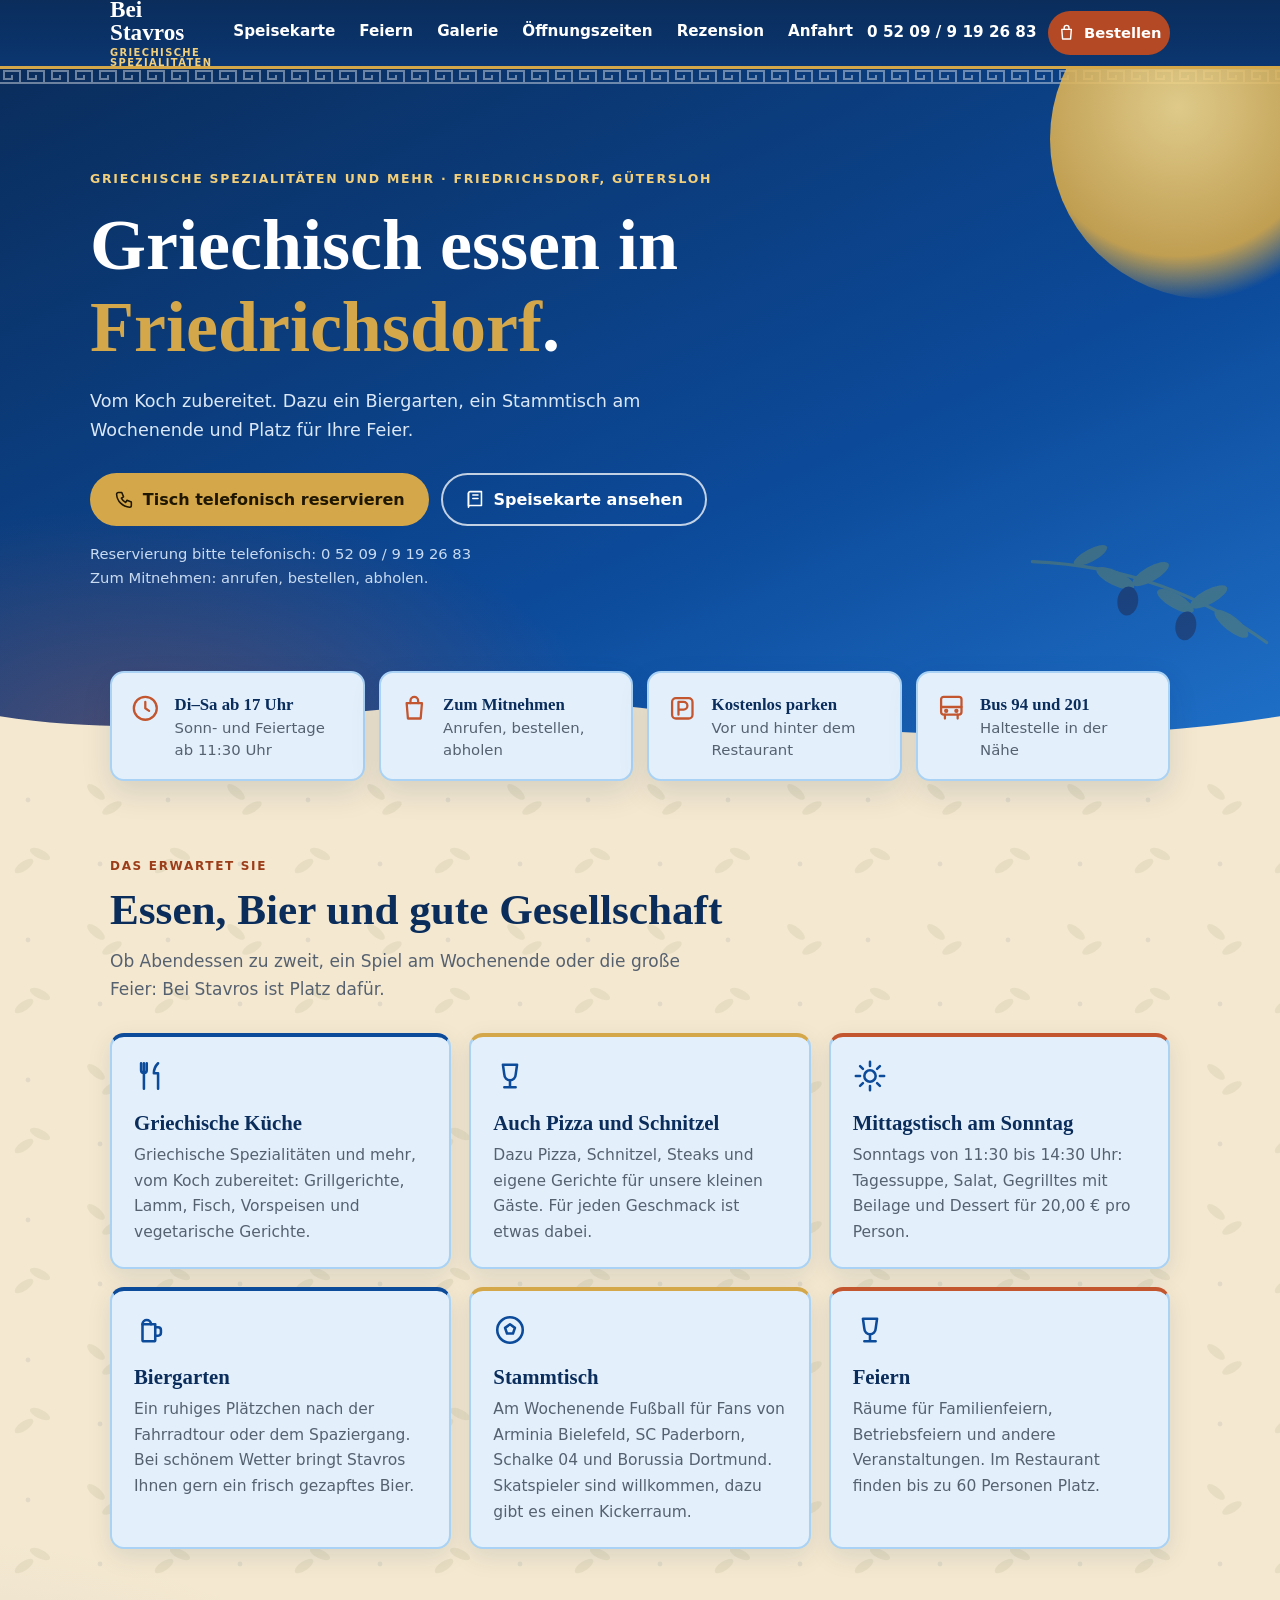
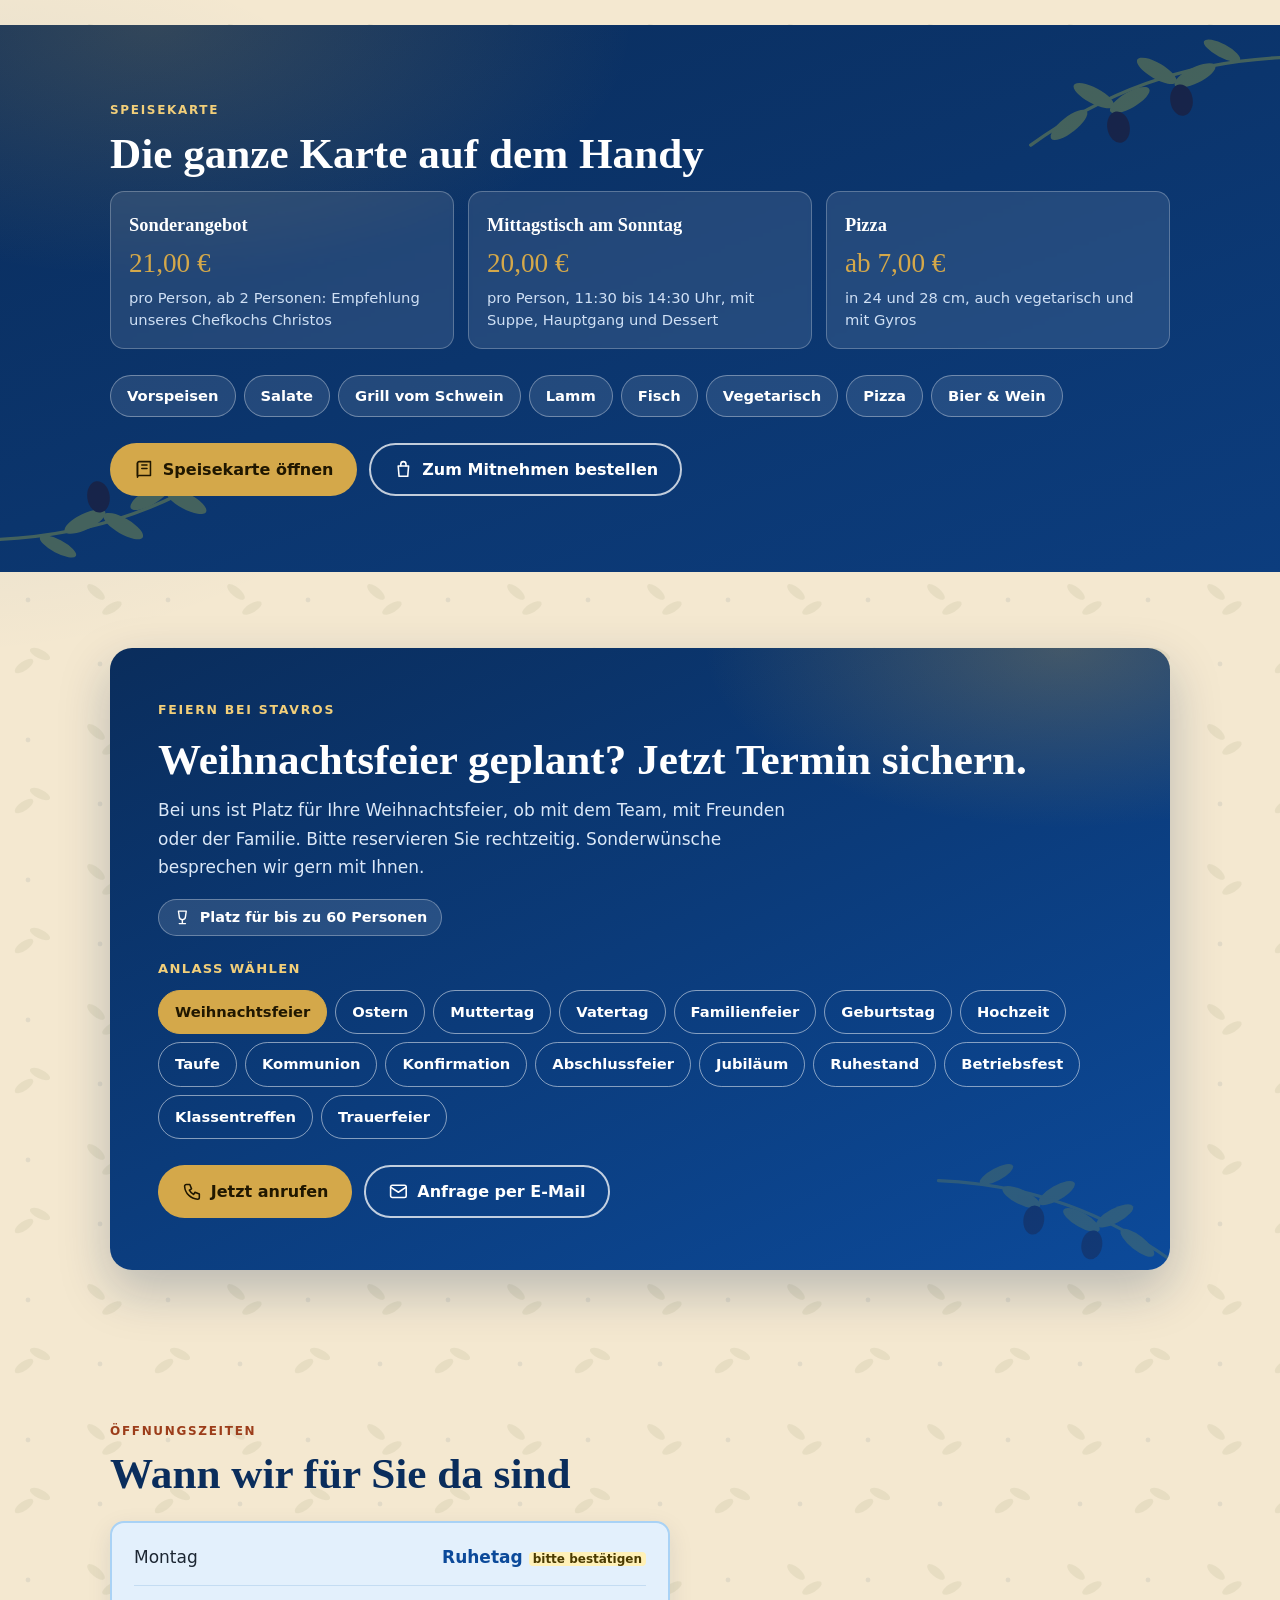
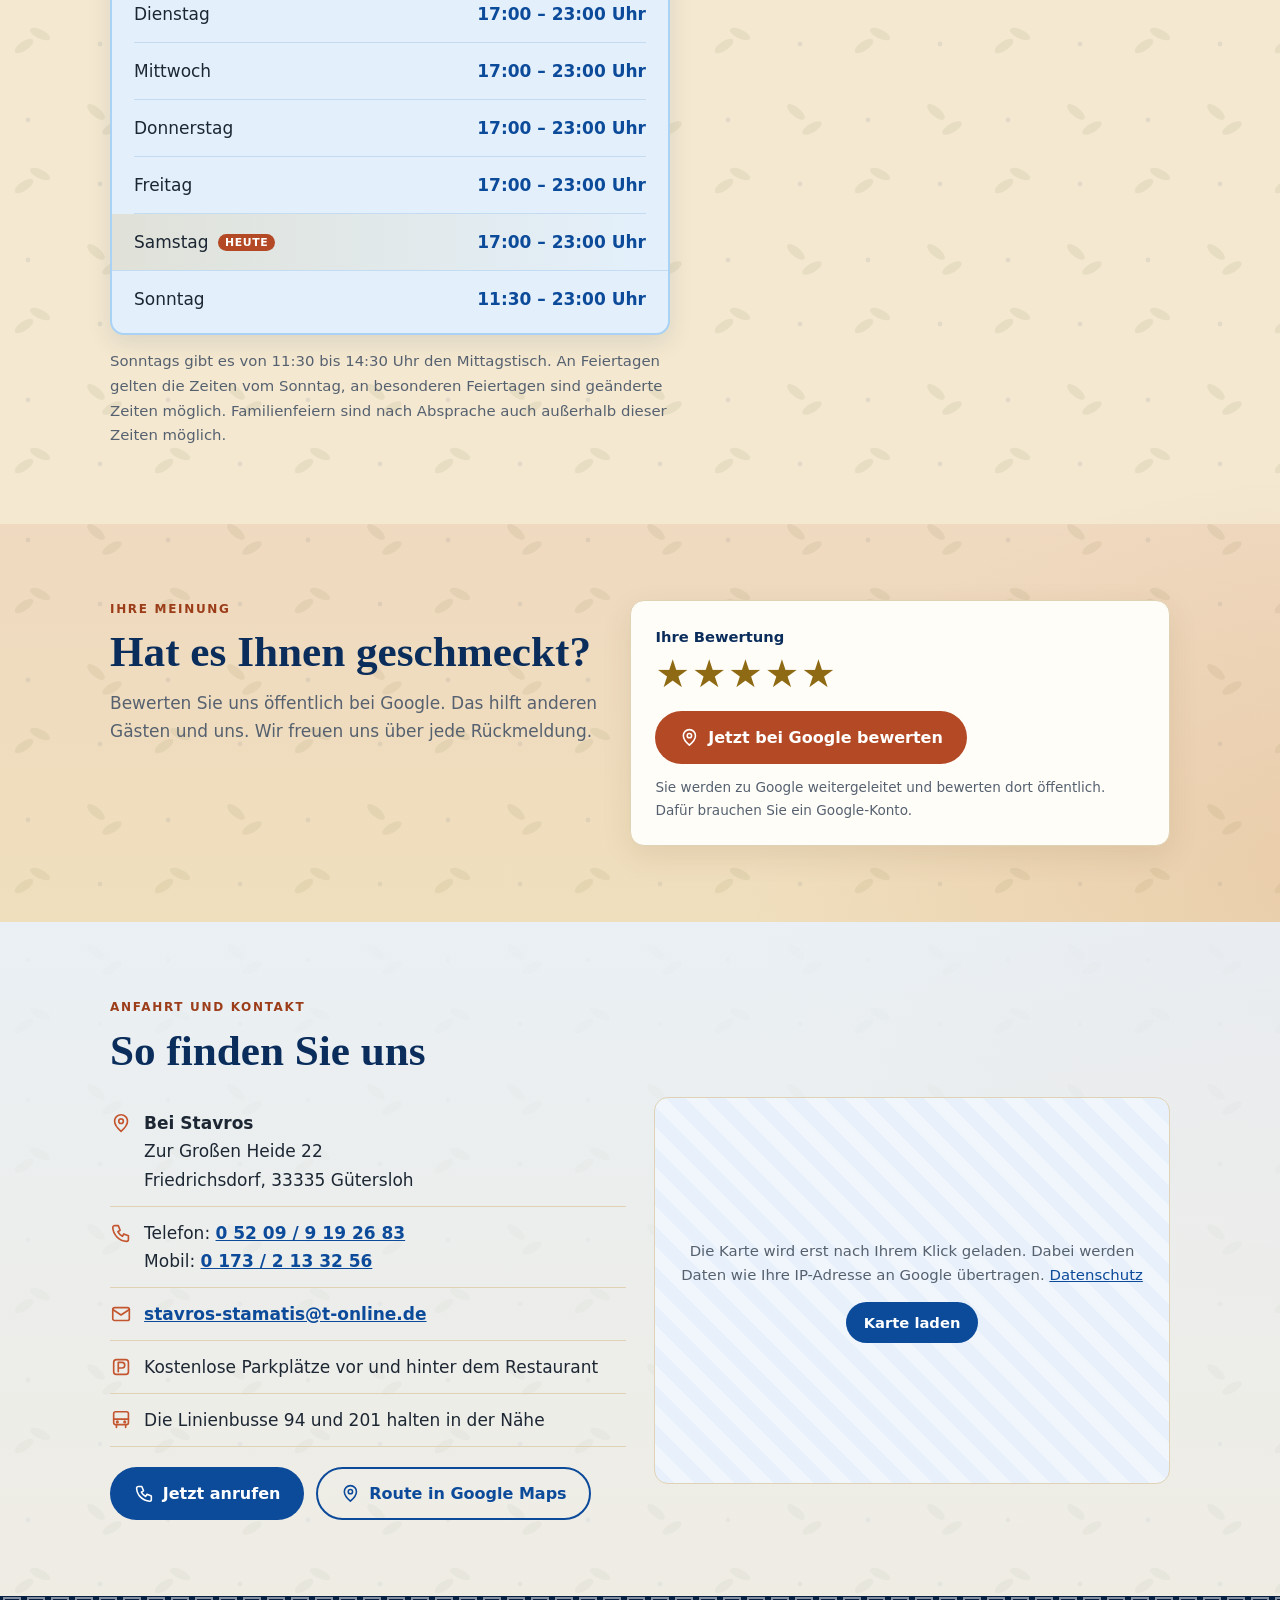
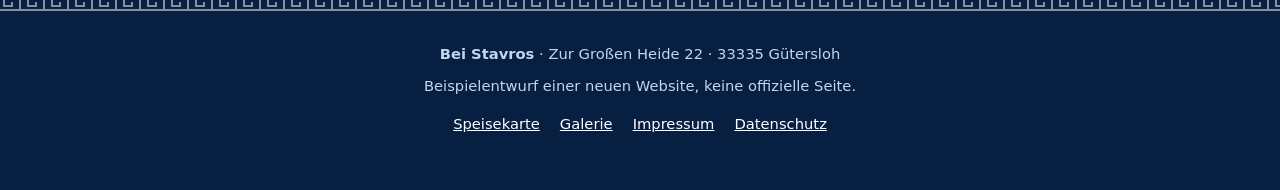
<file: index.html>
<!DOCTYPE html>
<html lang="de">
<head>
<meta charset="UTF-8">
<meta name="referrer" content="no-referrer">
<meta name="viewport" content="width=device-width, initial-scale=1, viewport-fit=cover">
<title>Bei Stavros – Griechisches Restaurant in Gütersloh</title>
<meta name="description" content="Griechische Spezialitäten in Gütersloh-Friedrichsdorf: digitale Speisekarte, Biergarten, Stammtisch und Räume für Feiern bis 60 Personen.">
<meta name="robots" content="noindex,nofollow">
<meta name="theme-color" content="#0a2d5c">
<meta property="og:type" content="restaurant.restaurant">
<meta property="og:locale" content="de_DE">
<meta property="og:site_name" content="Bei Stavros">
<meta property="og:title" content="Bei Stavros – Griechisches Restaurant in Gütersloh">
<meta property="og:description" content="Griechische Spezialitäten, Biergarten, Stammtisch und Räume für Feiern bis 60 Personen. Zur Großen Heide 22, Gütersloh-Friedrichsdorf.">
<link rel="icon" type="image/svg+xml" href="data:image/svg+xml,%3Csvg%20xmlns%3D%22http%3A%2F%2Fwww.w3.org%2F2000%2Fsvg%22%20viewBox%3D%220%200%2064%2064%22%3E%3Crect%20width%3D%2264%22%20height%3D%2264%22%20rx%3D%2214%22%20fill%3D%22%230a2d5c%22%2F%3E%3Ccircle%20cx%3D%2246%22%20cy%3D%2218%22%20r%3D%229%22%20fill%3D%22%23d4a84a%22%2F%3E%3Ctext%20x%3D%2232%22%20y%3D%2248%22%20text-anchor%3D%22middle%22%20font-family%3D%22Georgia%2Cserif%22%20font-size%3D%2234%22%20font-weight%3D%22700%22%20fill%3D%22%23fff%22%3ES%3C%2Ftext%3E%3C%2Fsvg%3E">
<link rel="apple-touch-icon" href="apple-touch-icon.png">
<link rel="stylesheet" href="style.css">
<script src="script.js" defer></script>
<script type="application/ld+json">{"@context":"https://schema.org","@type":"Restaurant","name":"Bei Stavros","servesCuisine":["Greek","German","Pizza"],"address":{"@type":"PostalAddress","streetAddress":"Zur Großen Heide 22","postalCode":"33335","addressLocality":"Gütersloh","addressCountry":"DE"},"acceptsReservations":"True","telephone":"+4952099192683","email":"stavros-stamatis@t-online.de","openingHoursSpecification":[{"@type":"OpeningHoursSpecification","dayOfWeek":["Tuesday","Wednesday","Thursday","Friday","Saturday"],"opens":"17:00","closes":"23:00"},{"@type":"OpeningHoursSpecification","dayOfWeek":["Sunday"],"opens":"11:30","closes":"23:00"}]}</script>
</head>
<body id="top">
<a class="skip" href="#inhalt">Zum Inhalt springen</a>
<svg width="0" height="0" class="sr" aria-hidden="true" focusable="false"><symbol id="i-phone" viewBox="0 0 24 24"><path d="M5 4h4l2 5-2.5 1.5a11 11 0 0 0 5 5L15 13l5 2v4a2 2 0 0 1-2 2A16 16 0 0 1 3 6a2 2 0 0 1 2-2z"/></symbol><symbol id="i-pin" viewBox="0 0 24 24"><path d="M12 21s7-6.2 7-11a7 7 0 1 0-14 0c0 4.8 7 11 7 11z"/><circle cx="12" cy="10" r="2.5"/></symbol><symbol id="i-bus" viewBox="0 0 24 24"><rect x="4" y="3" width="16" height="14" rx="2"/><path d="M4 11h16M7 17v3M17 17v3"/><circle cx="8" cy="14" r=".8"/><circle cx="16" cy="14" r=".8"/></symbol><symbol id="i-park" viewBox="0 0 24 24"><rect x="4" y="4" width="16" height="16" rx="3"/><path d="M9 17V7h4a3 3 0 0 1 0 6H9"/></symbol><symbol id="i-beer" viewBox="0 0 24 24"><path d="M6 8h9v11a1 1 0 0 1-1 1H7a1 1 0 0 1-1-1z"/><path d="M15 10h2a2 2 0 0 1 2 2v2a2 2 0 0 1-2 2h-2"/><path d="M6 8c0-2 1.5-3 3-3s3 1 3 3"/></symbol><symbol id="i-plate" viewBox="0 0 24 24"><path d="M7 3v8M5 3v5a2 2 0 0 0 4 0V3M7 11v10"/><path d="M17 3c-2 2-3 4-3 7h3v11"/></symbol><symbol id="i-ball" viewBox="0 0 24 24"><circle cx="12" cy="12" r="9"/><path d="M12 8l3.5 2.5-1.4 4h-4.2l-1.4-4z"/></symbol><symbol id="i-party" viewBox="0 0 24 24"><path d="M7 4h10l-1 7a4 4 0 0 1-8 0z"/><path d="M12 15v5M8 20h8"/></symbol><symbol id="i-camera" viewBox="0 0 24 24"><rect x="3" y="7" width="18" height="13" rx="2"/><circle cx="12" cy="13.5" r="3.5"/><path d="M8 7l1.5-3h5L16 7"/></symbol><symbol id="i-clock" viewBox="0 0 24 24"><circle cx="12" cy="12" r="9"/><path d="M12 7v5l3 2"/></symbol><symbol id="i-mail" viewBox="0 0 24 24"><rect x="3" y="5" width="18" height="14" rx="2"/><path d="M3 7l9 6 9-6"/></symbol><symbol id="i-bag" viewBox="0 0 24 24"><path d="M6 8h12l-1 12H7z"/><path d="M9 8V6a3 3 0 0 1 6 0v2"/></symbol><symbol id="i-book" viewBox="0 0 24 24"><path d="M4 5a2 2 0 0 1 2-2h13v16H6a2 2 0 0 0-2 2z"/><path d="M4 19V5M9 7h6M9 11h6"/></symbol><symbol id="i-sun" viewBox="0 0 24 24"><circle cx="12" cy="12" r="4"/><path d="M12 2v3M12 19v3M2 12h3M19 12h3M5 5l2 2M17 17l2 2M19 5l-2 2M7 17l-2 2"/></symbol></svg>
<header>
<div class="wrap hin">
<button class="burger" id="burger" type="button" aria-label="Menü öffnen" aria-expanded="false" aria-controls="drawer"><i></i><i></i><i></i></button>
<a class="logo" href="#top">Bei Stavros<small>Griechische Spezialitäten</small></a>
<nav class="d" aria-label="Hauptmenü">
<a href="speisekarte.html">Speisekarte</a>
<a href="#feiern">Feiern</a>
<a href="galerie.html">Galerie</a>
<a href="#zeiten">Öffnungszeiten</a>
<a href="#bewertung">Rezension</a>
<a href="#anfahrt">Anfahrt</a>
</nav>
<a class="hphone" href="tel:+4952099192683">0 52 09 / 9 19 26 83</a>
<a class="btn terra sm" href="tel:+4952099192683" aria-label="Essen zum Mitnehmen bestellen: jetzt anrufen"><svg class="ic" aria-hidden="true" focusable="false"><use href="#i-bag"/></svg>Bestellen</a>
</div>
</header>
<div id="drawerbg"></div>
<aside id="drawer" role="dialog" aria-modal="true" aria-label="Menü">
<div class="dh"><b>Bei Stavros</b><button class="x" id="drawerx" type="button" aria-label="Menü schließen">×</button></div>
<h5>Seite</h5>
<a href="speisekarte.html">Speisekarte</a>
<a href="#feiern">Feiern</a>
<a href="galerie.html">Galerie</a>
<a href="#zeiten">Öffnungszeiten</a>
<a href="#bewertung">Rezension schreiben</a>
<a href="#anfahrt">Anfahrt &amp; Kontakt</a>
<a class="btn terra" href="tel:+4952099192683"><svg class="ic" aria-hidden="true" focusable="false"><use href="#i-bag"/></svg>Zum Mitnehmen bestellen</a>
<h5>Rechtliches</h5>
<a href="impressum.html">Impressum</a>
<a href="datenschutz.html">Datenschutz</a>
</aside>
<main id="inhalt" tabindex="-1">
<div class="hero">
<div class="mea"></div>
<div class="sun" aria-hidden="true"></div>
<div class="wrap body">
<div class="eyebrow">Griechische Spezialitäten und mehr · Friedrichsdorf, Gütersloh</div>
<h1>Griechisch essen in <em>Friedrichsdorf</em>.</h1>
<p class="lead">Vom Koch zubereitet. Dazu ein Biergarten, ein Stammtisch am Wochenende und Platz für Ihre Feier.</p>
<div class="btns"><a class="btn gold" href="tel:+4952099192683"><svg class="ic" aria-hidden="true" focusable="false"><use href="#i-phone"/></svg>Tisch telefonisch reservieren</a><a class="btn ghost" href="speisekarte.html"><svg class="ic" aria-hidden="true" focusable="false"><use href="#i-book"/></svg>Speisekarte ansehen</a></div>
<p class="small">Reservierung bitte telefonisch: 0 52 09 / 9 19 26 83<br>Zum Mitnehmen: anrufen, bestellen, abholen.</p>
</div>
<svg class="wave" viewBox="0 0 1440 70" preserveAspectRatio="none" aria-hidden="true" focusable="false"><path d="M0 40C240 80 480 0 720 30s480 50 720 10V70H0z"/></svg>
</div>

<div class="facts"><div class="wrap fgrid">
<div class="fact rv"><svg class="ic" aria-hidden="true" focusable="false"><use href="#i-clock"/></svg><div><b>Di–Sa ab 17 Uhr</b><span>Sonn- und Feiertage ab 11:30 Uhr</span></div></div>
<div class="fact rv"><svg class="ic" aria-hidden="true" focusable="false"><use href="#i-bag"/></svg><div><b>Zum Mitnehmen</b><span>Anrufen, bestellen, abholen</span></div></div>
<div class="fact rv"><svg class="ic" aria-hidden="true" focusable="false"><use href="#i-park"/></svg><div><b>Kostenlos parken</b><span>Vor und hinter dem Restaurant</span></div></div>
<div class="fact rv"><svg class="ic" aria-hidden="true" focusable="false"><use href="#i-bus"/></svg><div><b>Bus 94 und 201</b><span>Haltestelle in der Nähe</span></div></div>
</div></div>

<section>
<div class="wrap">
<div class="kicker">Das erwartet Sie</div>
<h2>Essen, Bier und gute Gesellschaft</h2>
<p class="sub">Ob Abendessen zu zweit, ein Spiel am Wochenende oder die große Feier: Bei Stavros ist Platz dafür.</p>
<div class="cards">
<div class="card rv"><svg class="ic" aria-hidden="true" focusable="false"><use href="#i-plate"/></svg><h3>Griechische Küche</h3><p>Griechische Spezialitäten und mehr, vom Koch zubereitet: Grillgerichte, Lamm, Fisch, Vorspeisen und vegetarische Gerichte.</p></div>
<div class="card rv"><svg class="ic" aria-hidden="true" focusable="false"><use href="#i-party"/></svg><h3>Auch Pizza und Schnitzel</h3><p>Dazu Pizza, Schnitzel, Steaks und eigene Gerichte für unsere kleinen Gäste. Für jeden Geschmack ist etwas dabei.</p></div>
<div class="card rv"><svg class="ic" aria-hidden="true" focusable="false"><use href="#i-sun"/></svg><h3>Mittagstisch am Sonntag</h3><p>Sonntags von 11:30 bis 14:30 Uhr: Tagessuppe, Salat, Gegrilltes mit Beilage und Dessert für 20,00 € pro Person.</p></div>
<div class="card rv"><svg class="ic" aria-hidden="true" focusable="false"><use href="#i-beer"/></svg><h3>Biergarten</h3><p>Ein ruhiges Plätzchen nach der Fahrradtour oder dem Spaziergang. Bei schönem Wetter bringt Stavros Ihnen gern ein frisch gezapftes Bier.</p></div>
<div class="card rv"><svg class="ic" aria-hidden="true" focusable="false"><use href="#i-ball"/></svg><h3>Stammtisch</h3><p>Am Wochenende Fußball für Fans von Arminia Bielefeld, SC Paderborn, Schalke 04 und Borussia Dortmund. Skatspieler sind willkommen, dazu gibt es einen Kickerraum.</p></div>
<div class="card rv"><svg class="ic" aria-hidden="true" focusable="false"><use href="#i-party"/></svg><h3>Feiern</h3><p>Räume für Familienfeiern, Betriebsfeiern und andere Veranstaltungen. Im Restaurant finden bis zu 60 Personen Platz.</p></div>
</div>
</div>
</section>

<section id="karte" class="sec-menu">
<div class="wrap">
<div class="kicker">Speisekarte</div>
<h2>Die ganze Karte auf dem Handy</h2>
<div class="offers">
<div class="offer rv"><b>Sonderangebot</b><span class="pp">21,00 €</span><span>pro Person, ab 2 Personen: Empfehlung unseres Chefkochs Christos</span></div>
<div class="offer rv"><b>Mittagstisch am Sonntag</b><span class="pp">20,00 €</span><span>pro Person, 11:30 bis 14:30 Uhr, mit Suppe, Hauptgang und Dessert</span></div>
<div class="offer rv"><b>Pizza</b><span class="pp">ab 7,00 €</span><span>in 24 und 28 cm, auch vegetarisch und mit Gyros</span></div>
</div>
<nav class="cats" aria-label="Direkt zu einer Kategorie der Speisekarte">
<a href="speisekarte.html#vorspeisen">Vorspeisen</a>
<a href="speisekarte.html#salate">Salate</a>
<a href="speisekarte.html#schwein">Grill vom Schwein</a>
<a href="speisekarte.html#lamm">Lamm</a>
<a href="speisekarte.html#fisch">Fisch</a>
<a href="speisekarte.html#vegetarisch">Vegetarisch</a>
<a href="speisekarte.html#pizza">Pizza</a>
<a href="speisekarte.html#bier">Bier &amp; Wein</a>
</nav>
<div class="btns">
<a class="btn gold" href="speisekarte.html"><svg class="ic" aria-hidden="true" focusable="false"><use href="#i-book"/></svg>Speisekarte öffnen</a>
<a class="btn ghost" href="tel:+4952099192683"><svg class="ic" aria-hidden="true" focusable="false"><use href="#i-bag"/></svg>Zum Mitnehmen bestellen</a>
</div>
</div>
</section>

<section id="feiern">
<div class="wrap">
<div class="feier rv">
<div class="eyebrow">Feiern bei Stavros</div>
<div aria-live="polite">
<h2 id="ev-h">Feier geplant? Fragen Sie uns an.</h2>
<p id="ev-t">Bei uns ist Platz für Ihre Feier, ob mit dem Team, mit Freunden oder der Familie. Bitte reservieren Sie rechtzeitig. Sonderwünsche besprechen wir gern mit Ihnen.</p>
</div>
<div class="cap"><svg class="ic" aria-hidden="true" focusable="false"><use href="#i-party"/></svg>Platz für bis zu 60 Personen</div>
<div class="tagsl" id="ev-l" hidden>Anlass wählen</div>
<div class="tags" role="group" aria-labelledby="ev-l">
<button type="button" class="tag" data-ev="weihnachten" aria-pressed="false" hidden>Weihnachtsfeier</button>
<button type="button" class="tag" data-ev="ostern" aria-pressed="false" hidden>Ostern</button>
<button type="button" class="tag" data-ev="muttertag" aria-pressed="false" hidden>Muttertag</button>
<button type="button" class="tag" data-ev="vatertag" aria-pressed="false" hidden>Vatertag</button>
<button type="button" class="tag" data-ev="familie" aria-pressed="false" hidden>Familienfeier</button>
<button type="button" class="tag" data-ev="geburtstag" aria-pressed="false" hidden>Geburtstag</button>
<button type="button" class="tag" data-ev="hochzeit" aria-pressed="false" hidden>Hochzeit</button>
<button type="button" class="tag" data-ev="taufe" aria-pressed="false" hidden>Taufe</button>
<button type="button" class="tag" data-ev="kommunion" aria-pressed="false" hidden>Kommunion</button>
<button type="button" class="tag" data-ev="konfirmation" aria-pressed="false" hidden>Konfirmation</button>
<button type="button" class="tag" data-ev="abschluss" aria-pressed="false" hidden>Abschlussfeier</button>
<button type="button" class="tag" data-ev="jubilaeum" aria-pressed="false" hidden>Jubiläum</button>
<button type="button" class="tag" data-ev="ruhestand" aria-pressed="false" hidden>Ruhestand</button>
<button type="button" class="tag" data-ev="betrieb" aria-pressed="false" hidden>Betriebsfest</button>
<button type="button" class="tag" data-ev="klassentreffen" aria-pressed="false" hidden>Klassentreffen</button>
<button type="button" class="tag" data-ev="trauer" aria-pressed="false" hidden>Trauerfeier</button>
</div>
<div class="btns">
<a class="btn gold" href="tel:+4952099192683"><svg class="ic" aria-hidden="true" focusable="false"><use href="#i-phone"/></svg>Jetzt anrufen</a>
<a class="btn ghost" id="ev-mail" href="mailto:stavros-stamatis@t-online.de?subject=Anfrage%20Feier"><svg class="ic" aria-hidden="true" focusable="false"><use href="#i-mail"/></svg>Anfrage per E-Mail</a>
</div>
<script type="application/json" id="ev-data">{"mail":"stavros-stamatis@t-online.de","anrede":"Guten Tag,","einleitung":"wir möchten bei Ihnen {anlass} ausrichten und bitten um einen Termin.","termin":"Gewünschter Termin: (Datum und Uhrzeit)","gaeste":"Anzahl der Gäste: (ungefähre Zahl der Personen)","bitte":"Bitte melden Sie sich mit einem Terminvorschlag und, wenn möglich, mit einem Angebot bei uns.","gruss":"Mit freundlichen Grüßen","name":"(Name und Telefonnummer)","anlaesse":[{"id":"weihnachten","label":"Weihnachtsfeier","n":"eine Weihnachtsfeier","s":"Anfrage Weihnachtsfeier","h":"Weihnachtsfeier geplant? Jetzt Termin sichern.","t":"Bei uns ist Platz für Ihre Weihnachtsfeier, ob mit dem Team, mit Freunden oder der Familie. Bitte reservieren Sie rechtzeitig. Sonderwünsche besprechen wir gern mit Ihnen.","b":"Wir feiern im Kreis von Kollegen, Freunden oder Familie und freuen uns auf einen schönen Abend. Über Ihre Vorschläge für Essen und Ablauf sprechen wir gern."},{"id":"ostern","label":"Ostern","n":"ein Osteressen","s":"Anfrage Osteressen","h":"Osteressen geplant? Reservieren Sie früh.","t":"Ostern am gedeckten Tisch: Wir haben Platz für Ihr Osteressen mit der ganzen Familie. Die Feiertage sind schnell vergeben, bitte reservieren Sie rechtzeitig. Zeiten und Wünsche besprechen wir gern persönlich.","b":"Wir würden gern an den Ostertagen mit der Familie bei Ihnen essen und freuen uns über Ihre Vorschläge zu Essen und Ablauf."},{"id":"muttertag","label":"Muttertag","n":"ein Muttertagsessen","s":"Anfrage Muttertag","h":"Muttertag geplant? Laden Sie Ihre Mutter ein.","t":"Einmal nicht kochen müssen: Wir haben Platz für Ihr Muttertagsessen im Kreis der Familie. Der Tag ist schnell ausgebucht, bitte reservieren Sie rechtzeitig.","b":"Wir möchten am Muttertag mit der Familie bei Ihnen essen und bitten um einen Tisch in passender Größe."},{"id":"vatertag","label":"Vatertag","n":"eine Vatertagsfeier","s":"Anfrage Vatertag","h":"Vatertag oder Herrentag? Feiern Sie bei uns.","t":"Ob mit der Familie oder mit Freunden nach der Tour: Im Biergarten oder im Restaurant finden Sie bei uns Platz. Größere Gruppen bitte vorher anmelden.","b":"Wir sind eine Gruppe und möchten am Vatertag bei Ihnen essen und feiern, wenn möglich auch im Biergarten."},{"id":"familie","label":"Familienfeier","n":"eine Familienfeier","s":"Anfrage Familienfeier","h":"Familienfeier geplant? Wir richten sie aus.","t":"Ob Wiedersehen, Zusammenkommen oder ein besonderer Tag: Wir richten die Räume nach Ihren Vorstellungen her und besprechen alle Wünsche persönlich mit Ihnen.","b":"Wir wünschen uns, dass die Räume nach unseren Vorstellungen hergerichtet werden, und besprechen Wünsche zum Essen gern persönlich."},{"id":"geburtstag","label":"Geburtstag","n":"eine Geburtstagsfeier","s":"Anfrage Geburtstagsfeier","h":"Geburtstag geplant? Wir haben den Platz.","t":"Feiern Sie Ihren Geburtstag bei uns, im kleinen Kreis oder mit großer Runde. Wir richten die Räume her und beraten Sie gern zu Essen und Getränken.","b":"Wir möchten einen Geburtstag bei Ihnen feiern und freuen uns über Ihre Beratung zu Essen und Getränken."},{"id":"hochzeit","label":"Hochzeit","n":"eine Hochzeitsfeier","s":"Anfrage Hochzeitsfeier","h":"Hochzeit geplant? Feiern Sie bei uns.","t":"Für Ihre Hochzeitsfeier haben wir Platz für bis zu 60 Personen. Wir richten die Räume nach Ihren Vorstellungen her und besprechen Menü und Ablauf in Ruhe mit Ihnen.","b":"Wir möchten unsere Hochzeit bei Ihnen feiern und freuen uns über ein Angebot zu Menü, Getränken und Ablauf."},{"id":"taufe","label":"Taufe","n":"eine Tauffeier","s":"Anfrage Tauffeier","h":"Taufe geplant? Wir feiern mit Ihnen.","t":"Nach der Taufe gemeinsam an einem Tisch: Wir haben Platz für Familie und Paten und stimmen Termin und Ablauf mit Ihnen ab, auf Wunsch auch außerhalb der normalen Öffnungszeiten.","b":"Wir würden gern im Anschluss an die Taufe bei Ihnen feiern. Falls nötig, auch außerhalb der normalen Öffnungszeiten."},{"id":"kommunion","label":"Kommunion","n":"eine Kommunionsfeier","s":"Anfrage Kommunionsfeier","h":"Kommunion geplant? Feiern Sie bei uns.","t":"Ein großer Tag für die ganze Familie: Wir haben Platz für Ihre Kommunionsfeier und stimmen Termin und Ablauf mit Ihnen ab, auf Wunsch auch außerhalb der normalen Öffnungszeiten.","b":"Wir würden gern im Anschluss an die Kommunion bei Ihnen feiern. Falls nötig, auch außerhalb der normalen Öffnungszeiten."},{"id":"konfirmation","label":"Konfirmation","n":"eine Konfirmationsfeier","s":"Anfrage Konfirmationsfeier","h":"Konfirmation geplant? Wir feiern mit.","t":"Für Ihre Konfirmationsfeier bieten wir Raum für Familie und Freunde. Termin und Ablauf stimmen wir gern mit Ihnen ab, auf Wunsch auch außerhalb der Öffnungszeiten.","b":"Wir möchten nach der Konfirmation gemeinsam mit Familie und Freunden bei Ihnen feiern. Falls nötig, auch außerhalb der normalen Öffnungszeiten."},{"id":"abschluss","label":"Abschlussfeier","n":"eine Abschlussfeier","s":"Anfrage Abschlussfeier","h":"Abschluss geschafft? Feiern Sie bei uns.","t":"Abitur, Abschlussprüfung oder Studienende: Wir geben Ihrem Erfolg den passenden Rahmen, im kleinen Kreis oder mit großer Runde. Wünsche zu Essen und Ablauf besprechen wir gern mit Ihnen.","b":"Wir möchten einen bestandenen Abschluss bei Ihnen feiern und freuen uns über Ihre Beratung zu Essen und Getränken."},{"id":"jubilaeum","label":"Jubiläum","n":"ein Jubiläum","s":"Anfrage Jubiläumsfeier","h":"Jubiläum geplant? Feiern Sie es bei uns.","t":"Runder Geburtstag, Hochzeitstag oder Firmenjubiläum: Wir geben Ihrem Jubiläum den passenden Rahmen und besprechen Ihre Wünsche persönlich mit Ihnen.","b":"Wir möchten ein Jubiläum bei Ihnen feiern und besprechen gern Rahmen, Essen und Ablauf."},{"id":"ruhestand","label":"Ruhestand","n":"eine Abschiedsfeier","s":"Anfrage Abschieds- oder Ruhestandsfeier","h":"Abschied oder Ruhestand? Feiern Sie bei uns.","t":"Ein neuer Lebensabschnitt verdient einen schönen Abend: Wir haben Platz für Kollegen, Freunde und Familie und besprechen Ablauf und Essen persönlich mit Ihnen.","b":"Es soll ein Abschied in den Ruhestand gefeiert werden. Wir freuen uns über ein Angebot für Essen und Getränke."},{"id":"betrieb","label":"Betriebsfest","n":"ein Betriebsfest","s":"Anfrage Betriebsfest","h":"Betriebsfest geplant? Wir sind bereit für Ihr Team.","t":"Für Betriebsfeiern haben wir Platz für bis zu 60 Personen. Wir stimmen Termin und Ablauf mit Ihnen ab und sorgen dafür, dass Ihr Team gut versorgt ist.","b":"Wir planen ein Betriebsfest für unser Team und freuen uns über ein Angebot für Essen und Getränke."},{"id":"klassentreffen","label":"Klassentreffen","n":"ein Klassentreffen","s":"Anfrage Klassentreffen","h":"Klassentreffen geplant? Wir haben den Tisch.","t":"Alte Bekannte, viele Geschichten: Für Ihr Klassentreffen haben wir Platz für größere Runden bis 60 Personen. Bitte melden Sie die Gruppe vorher an.","b":"Wir sind eine größere Gruppe ehemaliger Mitschüler und möchten uns bei Ihnen treffen. Wir freuen uns über einen Terminvorschlag."},{"id":"trauer","label":"Trauerfeier","n":"eine Trauerfeier","s":"Anfrage Trauerfeier","h":"Trauerfeier geplant? Wir sind für Sie da.","t":"Auch im Trauerfall sind wir Ihr Ansprechpartner. Rufen Sie uns gern an. Wir besprechen alles in Ruhe mit Ihnen und richten die Räume würdevoll her.","b":"Wir bitten um Unterstützung bei der Ausrichtung einer Trauerfeier und würden alles Weitere gern in Ruhe mit Ihnen besprechen."}]}</script>
</div>
</div>
</section>

<section id="zeiten">
<div class="wrap">
<div class="kicker">Öffnungszeiten</div>
<h2>Wann wir für Sie da sind</h2>
<div class="hours mt" id="hours">
<div data-d="1"><span>Montag</span><span>Ruhetag<mark class="m">bitte bestätigen</mark></span></div>
<div data-d="2"><span>Dienstag</span><span>17:00 – 23:00 Uhr</span></div>
<div data-d="3"><span>Mittwoch</span><span>17:00 – 23:00 Uhr</span></div>
<div data-d="4"><span>Donnerstag</span><span>17:00 – 23:00 Uhr</span></div>
<div data-d="5"><span>Freitag</span><span>17:00 – 23:00 Uhr</span></div>
<div data-d="6"><span>Samstag</span><span>17:00 – 23:00 Uhr</span></div>
<div data-d="0"><span>Sonntag</span><span>11:30 – 23:00 Uhr</span></div>
</div>
<p class="note">Sonntags gibt es von 11:30 bis 14:30 Uhr den Mittagstisch. An Feiertagen gelten die Zeiten vom Sonntag, an besonderen Feiertagen sind geänderte Zeiten möglich. Familienfeiern sind nach Absprache auch außerhalb dieser Zeiten möglich.</p>
</div>
</section>

<section id="bewertung" class="sec-rev">
<div class="wrap revgrid">
<div>
<div class="kicker">Ihre Meinung</div>
<h2>Hat es Ihnen geschmeckt?</h2>
<p class="sub">Bewerten Sie uns öffentlich bei Google. Das hilft anderen Gästen und uns. Wir freuen uns über jede Rückmeldung.</p>
</div>
<div class="rvbox rv">
<span class="fl">Ihre Bewertung</span>
<div class="stars" aria-hidden="true"><span>★</span><span>★</span><span>★</span><span>★</span><span>★</span></div>
<a class="btn terra" href="https://www.google.com/maps/search/?api=1&amp;query=Bei%20Stavros%20Zur%20Gro%C3%9Fen%20Heide%2022%2C%2033335%20G%C3%BCtersloh" target="_blank" rel="noopener noreferrer"><svg class="ic" aria-hidden="true" focusable="false"><use href="#i-pin"/></svg>Jetzt bei Google bewerten</a>
<p class="rvnote">Sie werden zu Google weitergeleitet und bewerten dort öffentlich. Dafür brauchen Sie ein Google-Konto.</p>
</div>
</div>
</section>

<section id="anfahrt" class="sec-contact">
<div class="wrap">
<div class="kicker">Anfahrt und Kontakt</div>
<h2>So finden Sie uns</h2>
<div class="cgrid mt">
<div>
<ul class="clist">
<li><svg class="ic" aria-hidden="true" focusable="false"><use href="#i-pin"/></svg><span><b>Bei Stavros</b><br>Zur Großen Heide 22<br>Friedrichsdorf, 33335 Gütersloh</span></li>
<li><svg class="ic" aria-hidden="true" focusable="false"><use href="#i-phone"/></svg><span>Telefon: <a href="tel:+4952099192683">0 52 09 / 9 19 26 83</a><br>Mobil: <a href="tel:+491732133256">0 173 / 2 13 32 56</a></span></li>
<li><svg class="ic" aria-hidden="true" focusable="false"><use href="#i-mail"/></svg><span><a href="mailto:stavros-stamatis@t-online.de">stavros-stamatis@t-online.de</a></span></li>
<li><svg class="ic" aria-hidden="true" focusable="false"><use href="#i-park"/></svg><span>Kostenlose Parkplätze vor und hinter dem Restaurant</span></li>
<li><svg class="ic" aria-hidden="true" focusable="false"><use href="#i-bus"/></svg><span>Die Linienbusse 94 und 201 halten in der Nähe</span></li>
</ul>
<div class="btns mt2">
<a class="btn blue" href="tel:+4952099192683"><svg class="ic" aria-hidden="true" focusable="false"><use href="#i-phone"/></svg>Jetzt anrufen</a>
<a class="btn line" href="https://www.google.com/maps/search/?api=1&amp;query=Zur%20Gro%C3%9Fen%20Heide%2022%2C%2033335%20G%C3%BCtersloh" target="_blank" rel="noopener noreferrer"><svg class="ic" aria-hidden="true" focusable="false"><use href="#i-pin"/></svg>Route in Google Maps</a>
</div>
</div>
<div id="mapbox" data-embed="https://www.google.com/maps?q=Zur%20Gro%C3%9Fen%20Heide%2022%2C%2033335%20G%C3%BCtersloh&amp;output=embed" data-title="Karte: Bei Stavros, Zur Großen Heide 22, 33335 Gütersloh">
<span class="needjs">Die Karte wird erst nach Ihrem Klick geladen. Dabei werden Daten wie Ihre IP-Adresse an Google übertragen. <a href="datenschutz.html#ds-karte">Datenschutz</a></span>
<span class="nojs">Für die Karte wird JavaScript benötigt. Nutzen Sie bitte den Button „Route in Google Maps“.</span>
<button class="btn blue sm" id="loadmap" type="button" hidden>Karte laden</button>
</div>
</div>
</div>
</section>

</main>
<footer>
<div class="mea b"></div>
<div class="wrap">
<p><b>Bei Stavros</b> · Zur Großen Heide 22 · 33335 Gütersloh</p>
<p>Beispielentwurf einer neuen Website, keine offizielle Seite.</p>
<p><a class="lnk" href="speisekarte.html">Speisekarte</a><a class="lnk" href="galerie.html">Galerie</a><a class="lnk" href="impressum.html">Impressum</a><a class="lnk" href="datenschutz.html">Datenschutz</a><button class="lnk" type="button" id="c-reset" hidden>Karten-Einstellung</button></p>
</div>
</footer>
<div class="mbar">
<a class="btn blue" href="speisekarte.html"><svg class="ic" aria-hidden="true" focusable="false"><use href="#i-book"/></svg>Karte</a>
<a class="btn terra" href="tel:+4952099192683"><svg class="ic" aria-hidden="true" focusable="false"><use href="#i-phone"/></svg>Anrufen</a>
<a class="btn line" href="https://www.google.com/maps/search/?api=1&amp;query=Zur%20Gro%C3%9Fen%20Heide%2022%2C%2033335%20G%C3%BCtersloh" target="_blank" rel="noopener noreferrer"><svg class="ic" aria-hidden="true" focusable="false"><use href="#i-pin"/></svg>Route</a>
</div>
</body>
</html>
</file>
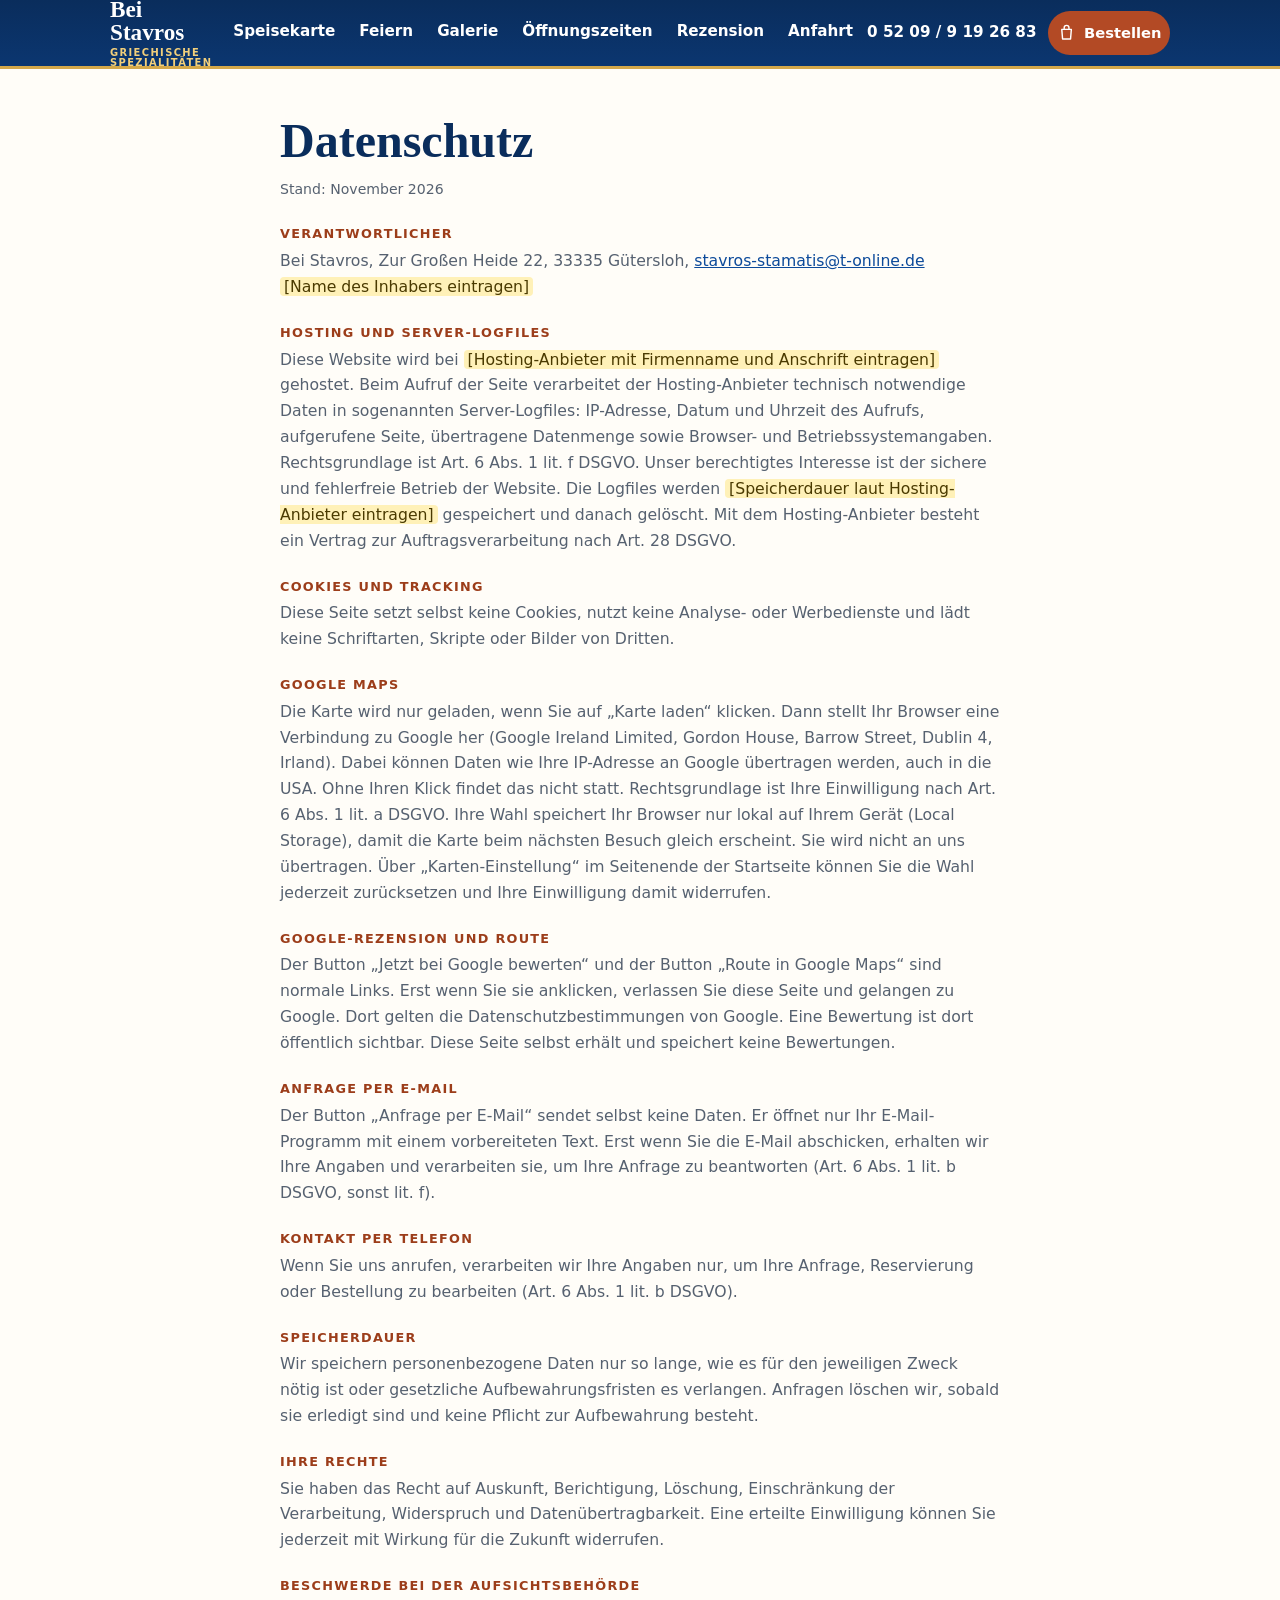
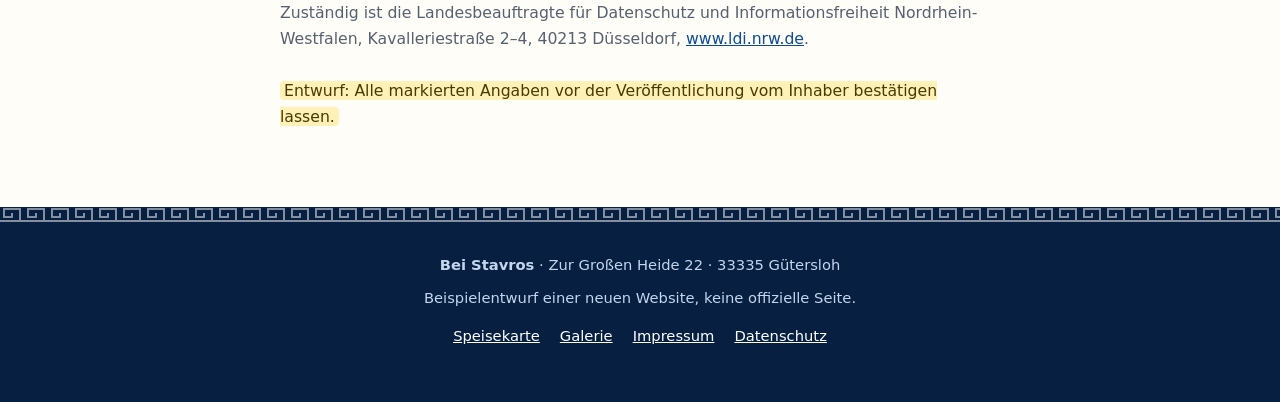
<file: datenschutz.html>
<!DOCTYPE html>
<html lang="de">
<head>
<meta charset="UTF-8">
<meta name="referrer" content="no-referrer">
<meta name="viewport" content="width=device-width, initial-scale=1, viewport-fit=cover">
<title>Datenschutz – Bei Stavros</title>
<meta name="description" content="Datenschutzerklärung von Bei Stavros, Zur Großen Heide 22, 33335 Gütersloh.">
<meta name="robots" content="noindex,nofollow">
<meta name="theme-color" content="#0a2d5c">
<link rel="icon" type="image/svg+xml" href="data:image/svg+xml,%3Csvg%20xmlns%3D%22http%3A%2F%2Fwww.w3.org%2F2000%2Fsvg%22%20viewBox%3D%220%200%2064%2064%22%3E%3Crect%20width%3D%2264%22%20height%3D%2264%22%20rx%3D%2214%22%20fill%3D%22%230a2d5c%22%2F%3E%3Ccircle%20cx%3D%2246%22%20cy%3D%2218%22%20r%3D%229%22%20fill%3D%22%23d4a84a%22%2F%3E%3Ctext%20x%3D%2232%22%20y%3D%2248%22%20text-anchor%3D%22middle%22%20font-family%3D%22Georgia%2Cserif%22%20font-size%3D%2234%22%20font-weight%3D%22700%22%20fill%3D%22%23fff%22%3ES%3C%2Ftext%3E%3C%2Fsvg%3E">
<link rel="apple-touch-icon" href="apple-touch-icon.png">
<link rel="stylesheet" href="style.css">
<script src="script.js" defer></script>
</head>
<body id="top">
<a class="skip" href="#inhalt">Zum Inhalt springen</a>
<svg width="0" height="0" class="sr" aria-hidden="true" focusable="false"><symbol id="i-phone" viewBox="0 0 24 24"><path d="M5 4h4l2 5-2.5 1.5a11 11 0 0 0 5 5L15 13l5 2v4a2 2 0 0 1-2 2A16 16 0 0 1 3 6a2 2 0 0 1 2-2z"/></symbol><symbol id="i-pin" viewBox="0 0 24 24"><path d="M12 21s7-6.2 7-11a7 7 0 1 0-14 0c0 4.8 7 11 7 11z"/><circle cx="12" cy="10" r="2.5"/></symbol><symbol id="i-bus" viewBox="0 0 24 24"><rect x="4" y="3" width="16" height="14" rx="2"/><path d="M4 11h16M7 17v3M17 17v3"/><circle cx="8" cy="14" r=".8"/><circle cx="16" cy="14" r=".8"/></symbol><symbol id="i-park" viewBox="0 0 24 24"><rect x="4" y="4" width="16" height="16" rx="3"/><path d="M9 17V7h4a3 3 0 0 1 0 6H9"/></symbol><symbol id="i-beer" viewBox="0 0 24 24"><path d="M6 8h9v11a1 1 0 0 1-1 1H7a1 1 0 0 1-1-1z"/><path d="M15 10h2a2 2 0 0 1 2 2v2a2 2 0 0 1-2 2h-2"/><path d="M6 8c0-2 1.5-3 3-3s3 1 3 3"/></symbol><symbol id="i-plate" viewBox="0 0 24 24"><path d="M7 3v8M5 3v5a2 2 0 0 0 4 0V3M7 11v10"/><path d="M17 3c-2 2-3 4-3 7h3v11"/></symbol><symbol id="i-ball" viewBox="0 0 24 24"><circle cx="12" cy="12" r="9"/><path d="M12 8l3.5 2.5-1.4 4h-4.2l-1.4-4z"/></symbol><symbol id="i-party" viewBox="0 0 24 24"><path d="M7 4h10l-1 7a4 4 0 0 1-8 0z"/><path d="M12 15v5M8 20h8"/></symbol><symbol id="i-camera" viewBox="0 0 24 24"><rect x="3" y="7" width="18" height="13" rx="2"/><circle cx="12" cy="13.5" r="3.5"/><path d="M8 7l1.5-3h5L16 7"/></symbol><symbol id="i-clock" viewBox="0 0 24 24"><circle cx="12" cy="12" r="9"/><path d="M12 7v5l3 2"/></symbol><symbol id="i-mail" viewBox="0 0 24 24"><rect x="3" y="5" width="18" height="14" rx="2"/><path d="M3 7l9 6 9-6"/></symbol><symbol id="i-bag" viewBox="0 0 24 24"><path d="M6 8h12l-1 12H7z"/><path d="M9 8V6a3 3 0 0 1 6 0v2"/></symbol><symbol id="i-book" viewBox="0 0 24 24"><path d="M4 5a2 2 0 0 1 2-2h13v16H6a2 2 0 0 0-2 2z"/><path d="M4 19V5M9 7h6M9 11h6"/></symbol><symbol id="i-sun" viewBox="0 0 24 24"><circle cx="12" cy="12" r="4"/><path d="M12 2v3M12 19v3M2 12h3M19 12h3M5 5l2 2M17 17l2 2M19 5l-2 2M7 17l-2 2"/></symbol></svg>
<header>
<div class="wrap hin">
<button class="burger" id="burger" type="button" aria-label="Menü öffnen" aria-expanded="false" aria-controls="drawer"><i></i><i></i><i></i></button>
<a class="logo" href="index.html">Bei Stavros<small>Griechische Spezialitäten</small></a>
<nav class="d" aria-label="Hauptmenü">
<a href="speisekarte.html">Speisekarte</a>
<a href="index.html#feiern">Feiern</a>
<a href="galerie.html">Galerie</a>
<a href="index.html#zeiten">Öffnungszeiten</a>
<a href="index.html#bewertung">Rezension</a>
<a href="index.html#anfahrt">Anfahrt</a>
</nav>
<a class="hphone" href="tel:+4952099192683">0 52 09 / 9 19 26 83</a>
<a class="btn terra sm" href="tel:+4952099192683" aria-label="Essen zum Mitnehmen bestellen: jetzt anrufen"><svg class="ic" aria-hidden="true" focusable="false"><use href="#i-bag"/></svg>Bestellen</a>
</div>
</header>
<div id="drawerbg"></div>
<aside id="drawer" role="dialog" aria-modal="true" aria-label="Menü">
<div class="dh"><b>Bei Stavros</b><button class="x" id="drawerx" type="button" aria-label="Menü schließen">×</button></div>
<h5>Seite</h5>
<a href="speisekarte.html">Speisekarte</a>
<a href="index.html#feiern">Feiern</a>
<a href="galerie.html">Galerie</a>
<a href="index.html#zeiten">Öffnungszeiten</a>
<a href="index.html#bewertung">Rezension schreiben</a>
<a href="index.html#anfahrt">Anfahrt &amp; Kontakt</a>
<a class="btn terra" href="tel:+4952099192683"><svg class="ic" aria-hidden="true" focusable="false"><use href="#i-bag"/></svg>Zum Mitnehmen bestellen</a>
<h5>Rechtliches</h5>
<a href="impressum.html">Impressum</a>
<a href="datenschutz.html">Datenschutz</a>
</aside>
<main id="inhalt" tabindex="-1" class="fill">
<div class="lpage" id="datenschutz"><div class="wrap lwrap">
<h1>Datenschutz</h1>
<p class="stand">Stand: November 2026</p>
<h2 id="ds-verantwortlicher">Verantwortlicher</h2>
<p>Bei Stavros, Zur Großen Heide 22, 33335 Gütersloh, <a href="mailto:stavros-stamatis@t-online.de">stavros-stamatis@t-online.de</a><br><mark class="platzhalter">[Name des Inhabers eintragen]</mark></p>
<h2 id="ds-hosting">Hosting und Server-Logfiles</h2>
<p>Diese Website wird bei <mark class="platzhalter">[Hosting-Anbieter mit Firmenname und Anschrift eintragen]</mark> gehostet. Beim Aufruf der Seite verarbeitet der Hosting-Anbieter technisch notwendige Daten in sogenannten Server-Logfiles: IP-Adresse, Datum und Uhrzeit des Aufrufs, aufgerufene Seite, übertragene Datenmenge sowie Browser- und Betriebssystemangaben. Rechtsgrundlage ist Art. 6 Abs. 1 lit. f DSGVO. Unser berechtigtes Interesse ist der sichere und fehlerfreie Betrieb der Website. Die Logfiles werden <mark class="platzhalter">[Speicherdauer laut Hosting-Anbieter eintragen]</mark> gespeichert und danach gelöscht. Mit dem Hosting-Anbieter besteht ein Vertrag zur Auftragsverarbeitung nach Art. 28 DSGVO.</p>
<h2 id="ds-cookies">Cookies und Tracking</h2>
<p>Diese Seite setzt selbst keine Cookies, nutzt keine Analyse- oder Werbedienste und lädt keine Schriftarten, Skripte oder Bilder von Dritten.</p>
<h2 id="ds-karte">Google Maps</h2>
<p>Die Karte wird nur geladen, wenn Sie auf „Karte laden“ klicken. Dann stellt Ihr Browser eine Verbindung zu Google her (Google Ireland Limited, Gordon House, Barrow Street, Dublin 4, Irland). Dabei können Daten wie Ihre IP-Adresse an Google übertragen werden, auch in die USA. Ohne Ihren Klick findet das nicht statt. Rechtsgrundlage ist Ihre Einwilligung nach Art. 6 Abs. 1 lit. a DSGVO. Ihre Wahl speichert Ihr Browser nur lokal auf Ihrem Gerät (Local Storage), damit die Karte beim nächsten Besuch gleich erscheint. Sie wird nicht an uns übertragen. Über „Karten-Einstellung“ im Seitenende der Startseite können Sie die Wahl jederzeit zurücksetzen und Ihre Einwilligung damit widerrufen.</p>
<h2 id="ds-bewertung">Google-Rezension und Route</h2>
<p>Der Button „Jetzt bei Google bewerten“ und der Button „Route in Google Maps“ sind normale Links. Erst wenn Sie sie anklicken, verlassen Sie diese Seite und gelangen zu Google. Dort gelten die Datenschutzbestimmungen von Google. Eine Bewertung ist dort öffentlich sichtbar. Diese Seite selbst erhält und speichert keine Bewertungen.</p>
<h2 id="ds-email">Anfrage per E-Mail</h2>
<p>Der Button „Anfrage per E-Mail“ sendet selbst keine Daten. Er öffnet nur Ihr E-Mail-Programm mit einem vorbereiteten Text. Erst wenn Sie die E-Mail abschicken, erhalten wir Ihre Angaben und verarbeiten sie, um Ihre Anfrage zu beantworten (Art. 6 Abs. 1 lit. b DSGVO, sonst lit. f).</p>
<h2 id="ds-telefon">Kontakt per Telefon</h2>
<p>Wenn Sie uns anrufen, verarbeiten wir Ihre Angaben nur, um Ihre Anfrage, Reservierung oder Bestellung zu bearbeiten (Art. 6 Abs. 1 lit. b DSGVO).</p>
<h2 id="ds-dauer">Speicherdauer</h2>
<p>Wir speichern personenbezogene Daten nur so lange, wie es für den jeweiligen Zweck nötig ist oder gesetzliche Aufbewahrungsfristen es verlangen. Anfragen löschen wir, sobald sie erledigt sind und keine Pflicht zur Aufbewahrung besteht.</p>
<h2 id="ds-rechte">Ihre Rechte</h2>
<p>Sie haben das Recht auf Auskunft, Berichtigung, Löschung, Einschränkung der Verarbeitung, Widerspruch und Datenübertragbarkeit. Eine erteilte Einwilligung können Sie jederzeit mit Wirkung für die Zukunft widerrufen.</p>
<h2 id="ds-aufsicht">Beschwerde bei der Aufsichtsbehörde</h2>
<p>Zuständig ist die Landesbeauftragte für Datenschutz und Informationsfreiheit Nordrhein-Westfalen, Kavalleriestraße 2–4, 40213 Düsseldorf, <a href="https://www.ldi.nrw.de" target="_blank" rel="noopener noreferrer">www.ldi.nrw.de</a>.</p>
<p class="entwurf"><mark>Entwurf: Alle markierten Angaben vor der Veröffentlichung vom Inhaber bestätigen lassen.</mark></p>
</div></div>
</main>
<footer>
<div class="mea b"></div>
<div class="wrap">
<p><b>Bei Stavros</b> · Zur Großen Heide 22 · 33335 Gütersloh</p>
<p>Beispielentwurf einer neuen Website, keine offizielle Seite.</p>
<p><a class="lnk" href="speisekarte.html">Speisekarte</a><a class="lnk" href="galerie.html">Galerie</a><a class="lnk" href="impressum.html">Impressum</a><a class="lnk" href="datenschutz.html">Datenschutz</a></p>
</div>
</footer>
<div class="mbar">
<a class="btn blue" href="speisekarte.html"><svg class="ic" aria-hidden="true" focusable="false"><use href="#i-book"/></svg>Karte</a>
<a class="btn terra" href="tel:+4952099192683"><svg class="ic" aria-hidden="true" focusable="false"><use href="#i-phone"/></svg>Anrufen</a>
<a class="btn line" href="https://www.google.com/maps/search/?api=1&amp;query=Zur%20Gro%C3%9Fen%20Heide%2022%2C%2033335%20G%C3%BCtersloh" target="_blank" rel="noopener noreferrer"><svg class="ic" aria-hidden="true" focusable="false"><use href="#i-pin"/></svg>Route</a>
</div>
</body>
</html>
</file>
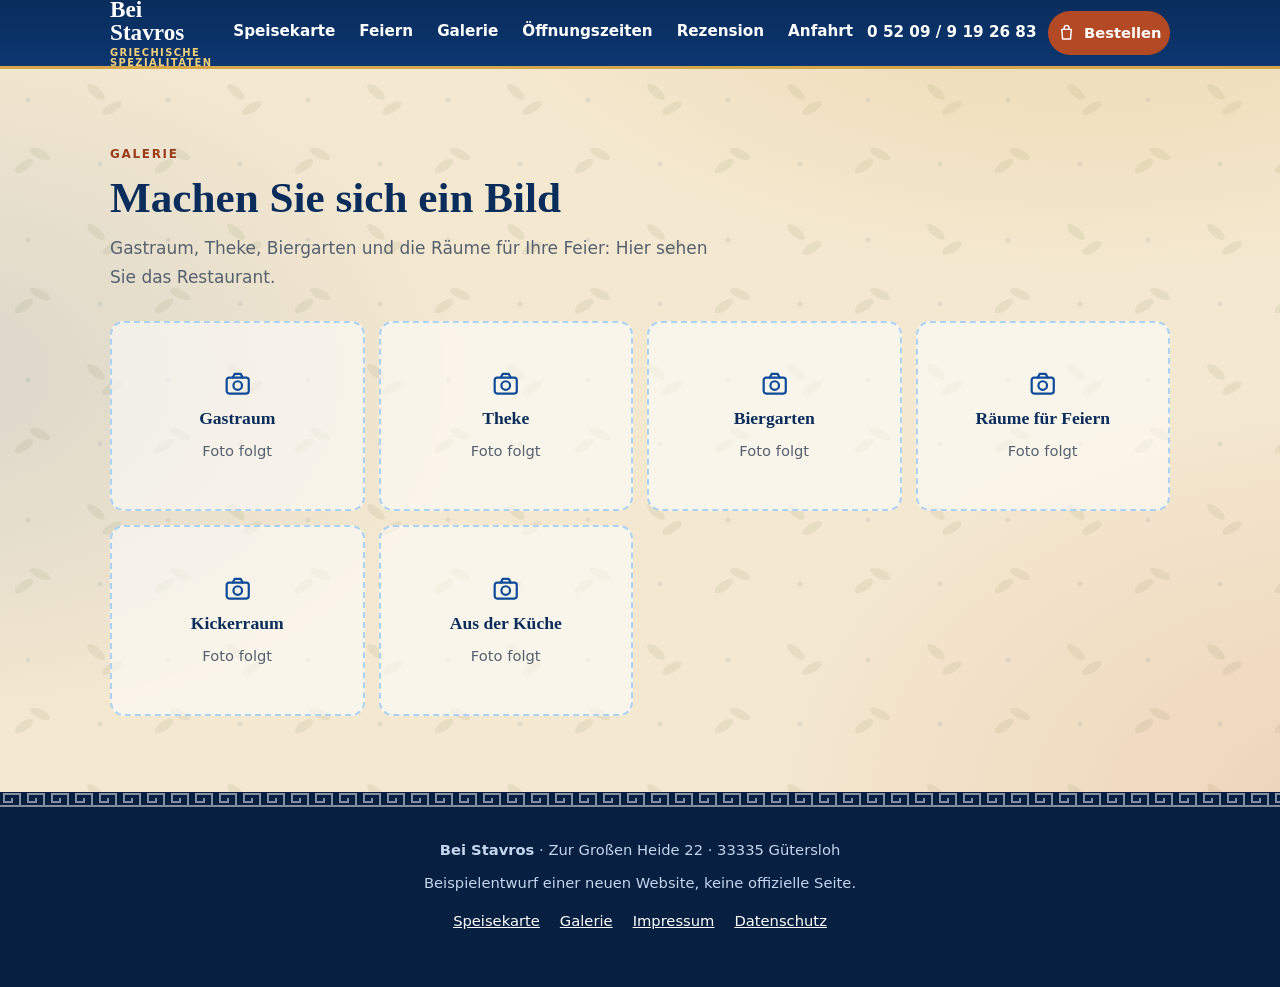
<file: galerie.html>
<!DOCTYPE html>
<html lang="de">
<head>
<meta charset="UTF-8">
<meta name="referrer" content="no-referrer">
<meta name="viewport" content="width=device-width, initial-scale=1, viewport-fit=cover">
<title>Galerie – Bei Stavros</title>
<meta name="description" content="Bilder von Bei Stavros: Gastraum, Theke, Biergarten und Räume für Feiern.">
<meta name="robots" content="noindex,nofollow">
<meta name="theme-color" content="#0a2d5c">
<link rel="icon" type="image/svg+xml" href="data:image/svg+xml,%3Csvg%20xmlns%3D%22http%3A%2F%2Fwww.w3.org%2F2000%2Fsvg%22%20viewBox%3D%220%200%2064%2064%22%3E%3Crect%20width%3D%2264%22%20height%3D%2264%22%20rx%3D%2214%22%20fill%3D%22%230a2d5c%22%2F%3E%3Ccircle%20cx%3D%2246%22%20cy%3D%2218%22%20r%3D%229%22%20fill%3D%22%23d4a84a%22%2F%3E%3Ctext%20x%3D%2232%22%20y%3D%2248%22%20text-anchor%3D%22middle%22%20font-family%3D%22Georgia%2Cserif%22%20font-size%3D%2234%22%20font-weight%3D%22700%22%20fill%3D%22%23fff%22%3ES%3C%2Ftext%3E%3C%2Fsvg%3E">
<link rel="apple-touch-icon" href="apple-touch-icon.png">
<link rel="stylesheet" href="style.css">
<script src="script.js" defer></script>
</head>
<body id="top">
<a class="skip" href="#inhalt">Zum Inhalt springen</a>
<svg width="0" height="0" class="sr" aria-hidden="true" focusable="false"><symbol id="i-phone" viewBox="0 0 24 24"><path d="M5 4h4l2 5-2.5 1.5a11 11 0 0 0 5 5L15 13l5 2v4a2 2 0 0 1-2 2A16 16 0 0 1 3 6a2 2 0 0 1 2-2z"/></symbol><symbol id="i-pin" viewBox="0 0 24 24"><path d="M12 21s7-6.2 7-11a7 7 0 1 0-14 0c0 4.8 7 11 7 11z"/><circle cx="12" cy="10" r="2.5"/></symbol><symbol id="i-bus" viewBox="0 0 24 24"><rect x="4" y="3" width="16" height="14" rx="2"/><path d="M4 11h16M7 17v3M17 17v3"/><circle cx="8" cy="14" r=".8"/><circle cx="16" cy="14" r=".8"/></symbol><symbol id="i-park" viewBox="0 0 24 24"><rect x="4" y="4" width="16" height="16" rx="3"/><path d="M9 17V7h4a3 3 0 0 1 0 6H9"/></symbol><symbol id="i-beer" viewBox="0 0 24 24"><path d="M6 8h9v11a1 1 0 0 1-1 1H7a1 1 0 0 1-1-1z"/><path d="M15 10h2a2 2 0 0 1 2 2v2a2 2 0 0 1-2 2h-2"/><path d="M6 8c0-2 1.5-3 3-3s3 1 3 3"/></symbol><symbol id="i-plate" viewBox="0 0 24 24"><path d="M7 3v8M5 3v5a2 2 0 0 0 4 0V3M7 11v10"/><path d="M17 3c-2 2-3 4-3 7h3v11"/></symbol><symbol id="i-ball" viewBox="0 0 24 24"><circle cx="12" cy="12" r="9"/><path d="M12 8l3.5 2.5-1.4 4h-4.2l-1.4-4z"/></symbol><symbol id="i-party" viewBox="0 0 24 24"><path d="M7 4h10l-1 7a4 4 0 0 1-8 0z"/><path d="M12 15v5M8 20h8"/></symbol><symbol id="i-camera" viewBox="0 0 24 24"><rect x="3" y="7" width="18" height="13" rx="2"/><circle cx="12" cy="13.5" r="3.5"/><path d="M8 7l1.5-3h5L16 7"/></symbol><symbol id="i-clock" viewBox="0 0 24 24"><circle cx="12" cy="12" r="9"/><path d="M12 7v5l3 2"/></symbol><symbol id="i-mail" viewBox="0 0 24 24"><rect x="3" y="5" width="18" height="14" rx="2"/><path d="M3 7l9 6 9-6"/></symbol><symbol id="i-bag" viewBox="0 0 24 24"><path d="M6 8h12l-1 12H7z"/><path d="M9 8V6a3 3 0 0 1 6 0v2"/></symbol><symbol id="i-book" viewBox="0 0 24 24"><path d="M4 5a2 2 0 0 1 2-2h13v16H6a2 2 0 0 0-2 2z"/><path d="M4 19V5M9 7h6M9 11h6"/></symbol><symbol id="i-sun" viewBox="0 0 24 24"><circle cx="12" cy="12" r="4"/><path d="M12 2v3M12 19v3M2 12h3M19 12h3M5 5l2 2M17 17l2 2M19 5l-2 2M7 17l-2 2"/></symbol></svg>
<header>
<div class="wrap hin">
<button class="burger" id="burger" type="button" aria-label="Menü öffnen" aria-expanded="false" aria-controls="drawer"><i></i><i></i><i></i></button>
<a class="logo" href="index.html">Bei Stavros<small>Griechische Spezialitäten</small></a>
<nav class="d" aria-label="Hauptmenü">
<a href="speisekarte.html">Speisekarte</a>
<a href="index.html#feiern">Feiern</a>
<a href="galerie.html">Galerie</a>
<a href="index.html#zeiten">Öffnungszeiten</a>
<a href="index.html#bewertung">Rezension</a>
<a href="index.html#anfahrt">Anfahrt</a>
</nav>
<a class="hphone" href="tel:+4952099192683">0 52 09 / 9 19 26 83</a>
<a class="btn terra sm" href="tel:+4952099192683" aria-label="Essen zum Mitnehmen bestellen: jetzt anrufen"><svg class="ic" aria-hidden="true" focusable="false"><use href="#i-bag"/></svg>Bestellen</a>
</div>
</header>
<div id="drawerbg"></div>
<aside id="drawer" role="dialog" aria-modal="true" aria-label="Menü">
<div class="dh"><b>Bei Stavros</b><button class="x" id="drawerx" type="button" aria-label="Menü schließen">×</button></div>
<h5>Seite</h5>
<a href="speisekarte.html">Speisekarte</a>
<a href="index.html#feiern">Feiern</a>
<a href="galerie.html">Galerie</a>
<a href="index.html#zeiten">Öffnungszeiten</a>
<a href="index.html#bewertung">Rezension schreiben</a>
<a href="index.html#anfahrt">Anfahrt &amp; Kontakt</a>
<a class="btn terra" href="tel:+4952099192683"><svg class="ic" aria-hidden="true" focusable="false"><use href="#i-bag"/></svg>Zum Mitnehmen bestellen</a>
<h5>Rechtliches</h5>
<a href="impressum.html">Impressum</a>
<a href="datenschutz.html">Datenschutz</a>
</aside>
<main id="inhalt" tabindex="-1">
<section id="galerie">
<div class="wrap">
<div class="kicker">Galerie</div>
<h1 class="pg-h1">Machen Sie sich ein Bild</h1>
<p class="sub">Gastraum, Theke, Biergarten und die Räume für Ihre Feier: Hier sehen Sie das Restaurant.</p>
<div class="gal">
<figure class="ph"><svg class="ic" aria-hidden="true" focusable="false"><use href="#i-camera"/></svg><b>Gastraum</b>Foto folgt</figure>
<figure class="ph"><svg class="ic" aria-hidden="true" focusable="false"><use href="#i-camera"/></svg><b>Theke</b>Foto folgt</figure>
<figure class="ph"><svg class="ic" aria-hidden="true" focusable="false"><use href="#i-camera"/></svg><b>Biergarten</b>Foto folgt</figure>
<figure class="ph"><svg class="ic" aria-hidden="true" focusable="false"><use href="#i-camera"/></svg><b>Räume für Feiern</b>Foto folgt</figure>
<figure class="ph"><svg class="ic" aria-hidden="true" focusable="false"><use href="#i-camera"/></svg><b>Kickerraum</b>Foto folgt</figure>
<figure class="ph"><svg class="ic" aria-hidden="true" focusable="false"><use href="#i-camera"/></svg><b>Aus der Küche</b>Foto folgt</figure>
</div>
</div>
</section>
<dialog id="lb" class="lb" aria-label="Bildansicht">
<button class="x lbx" type="button" data-lbclose aria-label="Bild schließen">×</button>
<button class="lbn prev" type="button" aria-label="Vorheriges Bild">‹</button>
<figure><img alt=""><figcaption></figcaption></figure>
<button class="lbn next" type="button" aria-label="Nächstes Bild">›</button>
</dialog>

</main>
<footer>
<div class="mea b"></div>
<div class="wrap">
<p><b>Bei Stavros</b> · Zur Großen Heide 22 · 33335 Gütersloh</p>
<p>Beispielentwurf einer neuen Website, keine offizielle Seite.</p>
<p><a class="lnk" href="speisekarte.html">Speisekarte</a><a class="lnk" href="galerie.html">Galerie</a><a class="lnk" href="impressum.html">Impressum</a><a class="lnk" href="datenschutz.html">Datenschutz</a></p>
</div>
</footer>
<div class="mbar">
<a class="btn blue" href="speisekarte.html"><svg class="ic" aria-hidden="true" focusable="false"><use href="#i-book"/></svg>Karte</a>
<a class="btn terra" href="tel:+4952099192683"><svg class="ic" aria-hidden="true" focusable="false"><use href="#i-phone"/></svg>Anrufen</a>
<a class="btn line" href="https://www.google.com/maps/search/?api=1&amp;query=Zur%20Gro%C3%9Fen%20Heide%2022%2C%2033335%20G%C3%BCtersloh" target="_blank" rel="noopener noreferrer"><svg class="ic" aria-hidden="true" focusable="false"><use href="#i-pin"/></svg>Route</a>
</div>
</body>
</html>
</file>
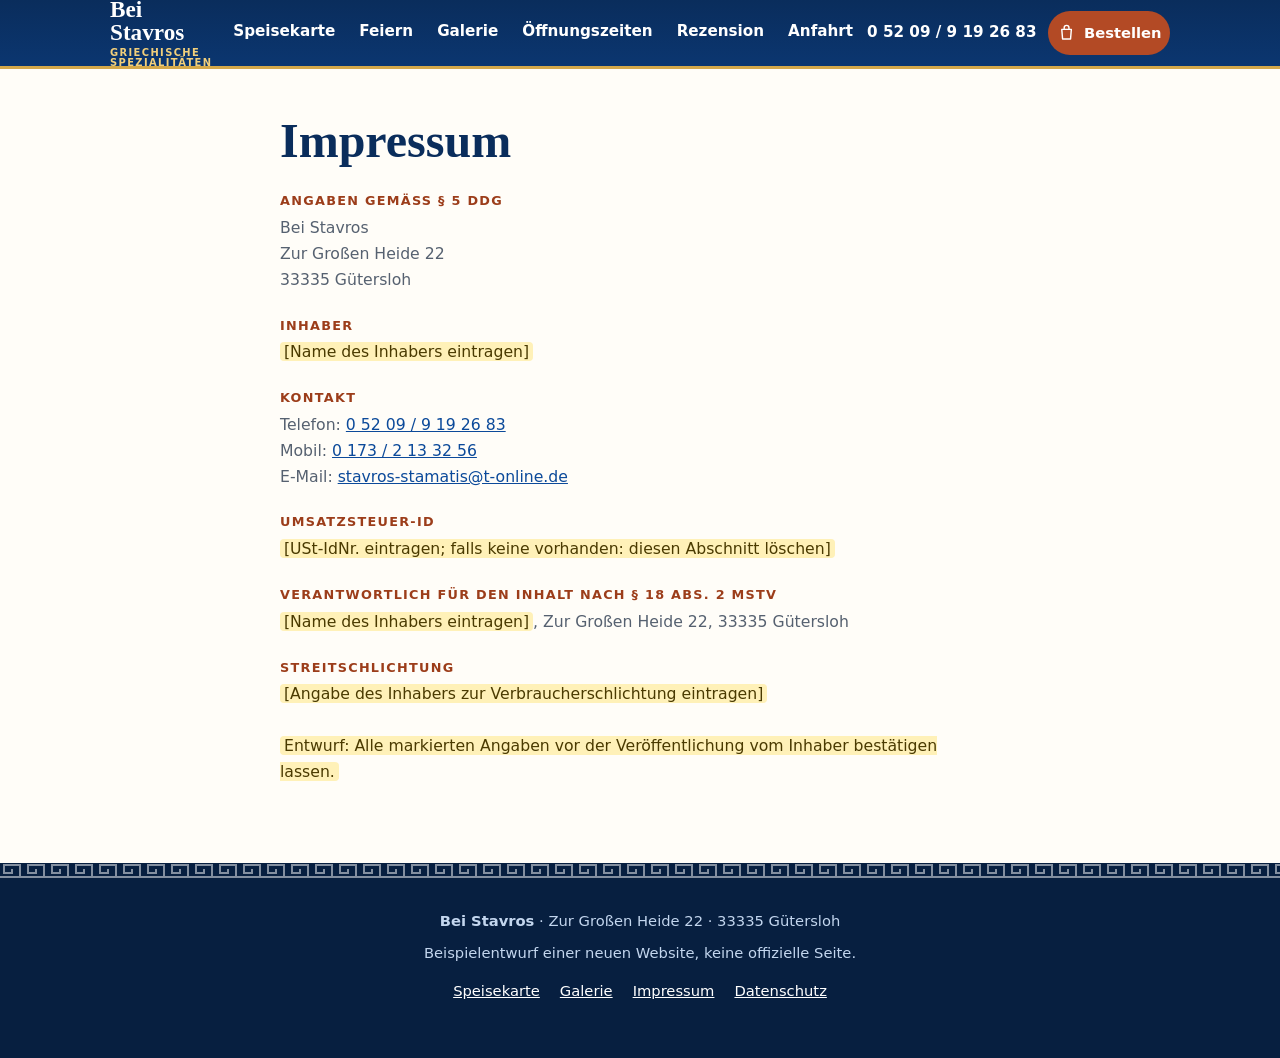
<file: impressum.html>
<!DOCTYPE html>
<html lang="de">
<head>
<meta charset="UTF-8">
<meta name="referrer" content="no-referrer">
<meta name="viewport" content="width=device-width, initial-scale=1, viewport-fit=cover">
<title>Impressum – Bei Stavros</title>
<meta name="description" content="Impressum von Bei Stavros, Zur Großen Heide 22, 33335 Gütersloh.">
<meta name="robots" content="noindex,nofollow">
<meta name="theme-color" content="#0a2d5c">
<link rel="icon" type="image/svg+xml" href="data:image/svg+xml,%3Csvg%20xmlns%3D%22http%3A%2F%2Fwww.w3.org%2F2000%2Fsvg%22%20viewBox%3D%220%200%2064%2064%22%3E%3Crect%20width%3D%2264%22%20height%3D%2264%22%20rx%3D%2214%22%20fill%3D%22%230a2d5c%22%2F%3E%3Ccircle%20cx%3D%2246%22%20cy%3D%2218%22%20r%3D%229%22%20fill%3D%22%23d4a84a%22%2F%3E%3Ctext%20x%3D%2232%22%20y%3D%2248%22%20text-anchor%3D%22middle%22%20font-family%3D%22Georgia%2Cserif%22%20font-size%3D%2234%22%20font-weight%3D%22700%22%20fill%3D%22%23fff%22%3ES%3C%2Ftext%3E%3C%2Fsvg%3E">
<link rel="apple-touch-icon" href="apple-touch-icon.png">
<link rel="stylesheet" href="style.css">
<script src="script.js" defer></script>
</head>
<body id="top">
<a class="skip" href="#inhalt">Zum Inhalt springen</a>
<svg width="0" height="0" class="sr" aria-hidden="true" focusable="false"><symbol id="i-phone" viewBox="0 0 24 24"><path d="M5 4h4l2 5-2.5 1.5a11 11 0 0 0 5 5L15 13l5 2v4a2 2 0 0 1-2 2A16 16 0 0 1 3 6a2 2 0 0 1 2-2z"/></symbol><symbol id="i-pin" viewBox="0 0 24 24"><path d="M12 21s7-6.2 7-11a7 7 0 1 0-14 0c0 4.8 7 11 7 11z"/><circle cx="12" cy="10" r="2.5"/></symbol><symbol id="i-bus" viewBox="0 0 24 24"><rect x="4" y="3" width="16" height="14" rx="2"/><path d="M4 11h16M7 17v3M17 17v3"/><circle cx="8" cy="14" r=".8"/><circle cx="16" cy="14" r=".8"/></symbol><symbol id="i-park" viewBox="0 0 24 24"><rect x="4" y="4" width="16" height="16" rx="3"/><path d="M9 17V7h4a3 3 0 0 1 0 6H9"/></symbol><symbol id="i-beer" viewBox="0 0 24 24"><path d="M6 8h9v11a1 1 0 0 1-1 1H7a1 1 0 0 1-1-1z"/><path d="M15 10h2a2 2 0 0 1 2 2v2a2 2 0 0 1-2 2h-2"/><path d="M6 8c0-2 1.5-3 3-3s3 1 3 3"/></symbol><symbol id="i-plate" viewBox="0 0 24 24"><path d="M7 3v8M5 3v5a2 2 0 0 0 4 0V3M7 11v10"/><path d="M17 3c-2 2-3 4-3 7h3v11"/></symbol><symbol id="i-ball" viewBox="0 0 24 24"><circle cx="12" cy="12" r="9"/><path d="M12 8l3.5 2.5-1.4 4h-4.2l-1.4-4z"/></symbol><symbol id="i-party" viewBox="0 0 24 24"><path d="M7 4h10l-1 7a4 4 0 0 1-8 0z"/><path d="M12 15v5M8 20h8"/></symbol><symbol id="i-camera" viewBox="0 0 24 24"><rect x="3" y="7" width="18" height="13" rx="2"/><circle cx="12" cy="13.5" r="3.5"/><path d="M8 7l1.5-3h5L16 7"/></symbol><symbol id="i-clock" viewBox="0 0 24 24"><circle cx="12" cy="12" r="9"/><path d="M12 7v5l3 2"/></symbol><symbol id="i-mail" viewBox="0 0 24 24"><rect x="3" y="5" width="18" height="14" rx="2"/><path d="M3 7l9 6 9-6"/></symbol><symbol id="i-bag" viewBox="0 0 24 24"><path d="M6 8h12l-1 12H7z"/><path d="M9 8V6a3 3 0 0 1 6 0v2"/></symbol><symbol id="i-book" viewBox="0 0 24 24"><path d="M4 5a2 2 0 0 1 2-2h13v16H6a2 2 0 0 0-2 2z"/><path d="M4 19V5M9 7h6M9 11h6"/></symbol><symbol id="i-sun" viewBox="0 0 24 24"><circle cx="12" cy="12" r="4"/><path d="M12 2v3M12 19v3M2 12h3M19 12h3M5 5l2 2M17 17l2 2M19 5l-2 2M7 17l-2 2"/></symbol></svg>
<header>
<div class="wrap hin">
<button class="burger" id="burger" type="button" aria-label="Menü öffnen" aria-expanded="false" aria-controls="drawer"><i></i><i></i><i></i></button>
<a class="logo" href="index.html">Bei Stavros<small>Griechische Spezialitäten</small></a>
<nav class="d" aria-label="Hauptmenü">
<a href="speisekarte.html">Speisekarte</a>
<a href="index.html#feiern">Feiern</a>
<a href="galerie.html">Galerie</a>
<a href="index.html#zeiten">Öffnungszeiten</a>
<a href="index.html#bewertung">Rezension</a>
<a href="index.html#anfahrt">Anfahrt</a>
</nav>
<a class="hphone" href="tel:+4952099192683">0 52 09 / 9 19 26 83</a>
<a class="btn terra sm" href="tel:+4952099192683" aria-label="Essen zum Mitnehmen bestellen: jetzt anrufen"><svg class="ic" aria-hidden="true" focusable="false"><use href="#i-bag"/></svg>Bestellen</a>
</div>
</header>
<div id="drawerbg"></div>
<aside id="drawer" role="dialog" aria-modal="true" aria-label="Menü">
<div class="dh"><b>Bei Stavros</b><button class="x" id="drawerx" type="button" aria-label="Menü schließen">×</button></div>
<h5>Seite</h5>
<a href="speisekarte.html">Speisekarte</a>
<a href="index.html#feiern">Feiern</a>
<a href="galerie.html">Galerie</a>
<a href="index.html#zeiten">Öffnungszeiten</a>
<a href="index.html#bewertung">Rezension schreiben</a>
<a href="index.html#anfahrt">Anfahrt &amp; Kontakt</a>
<a class="btn terra" href="tel:+4952099192683"><svg class="ic" aria-hidden="true" focusable="false"><use href="#i-bag"/></svg>Zum Mitnehmen bestellen</a>
<h5>Rechtliches</h5>
<a href="impressum.html">Impressum</a>
<a href="datenschutz.html">Datenschutz</a>
</aside>
<main id="inhalt" tabindex="-1" class="fill">
<div class="lpage" id="impressum"><div class="wrap lwrap">
<h1>Impressum</h1>
<h2>Angaben gemäß § 5 DDG</h2>
<p>Bei Stavros<br>Zur Großen Heide 22<br>33335 Gütersloh</p>
<h2>Inhaber</h2>
<p><mark class="platzhalter">[Name des Inhabers eintragen]</mark></p>
<h2>Kontakt</h2>
<p>Telefon: <a href="tel:+4952099192683">0 52 09 / 9 19 26 83</a><br>Mobil: <a href="tel:+491732133256">0 173 / 2 13 32 56</a><br>E-Mail: <a href="mailto:stavros-stamatis@t-online.de">stavros-stamatis@t-online.de</a></p>
<h2>Umsatzsteuer-ID</h2>
<p><mark class="platzhalter">[USt-IdNr. eintragen; falls keine vorhanden: diesen Abschnitt löschen]</mark></p>
<h2>Verantwortlich für den Inhalt nach § 18 Abs. 2 MStV</h2>
<p><mark class="platzhalter">[Name des Inhabers eintragen]</mark>, Zur Großen Heide 22, 33335 Gütersloh</p>
<h2>Streitschlichtung</h2>
<p><mark class="platzhalter">[Angabe des Inhabers zur Verbraucherschlichtung eintragen]</mark></p>
<p class="entwurf"><mark>Entwurf: Alle markierten Angaben vor der Veröffentlichung vom Inhaber bestätigen lassen.</mark></p>
</div></div>

</main>
<footer>
<div class="mea b"></div>
<div class="wrap">
<p><b>Bei Stavros</b> · Zur Großen Heide 22 · 33335 Gütersloh</p>
<p>Beispielentwurf einer neuen Website, keine offizielle Seite.</p>
<p><a class="lnk" href="speisekarte.html">Speisekarte</a><a class="lnk" href="galerie.html">Galerie</a><a class="lnk" href="impressum.html">Impressum</a><a class="lnk" href="datenschutz.html">Datenschutz</a></p>
</div>
</footer>
<div class="mbar">
<a class="btn blue" href="speisekarte.html"><svg class="ic" aria-hidden="true" focusable="false"><use href="#i-book"/></svg>Karte</a>
<a class="btn terra" href="tel:+4952099192683"><svg class="ic" aria-hidden="true" focusable="false"><use href="#i-phone"/></svg>Anrufen</a>
<a class="btn line" href="https://www.google.com/maps/search/?api=1&amp;query=Zur%20Gro%C3%9Fen%20Heide%2022%2C%2033335%20G%C3%BCtersloh" target="_blank" rel="noopener noreferrer"><svg class="ic" aria-hidden="true" focusable="false"><use href="#i-pin"/></svg>Route</a>
</div>
</body>
</html>
</file>
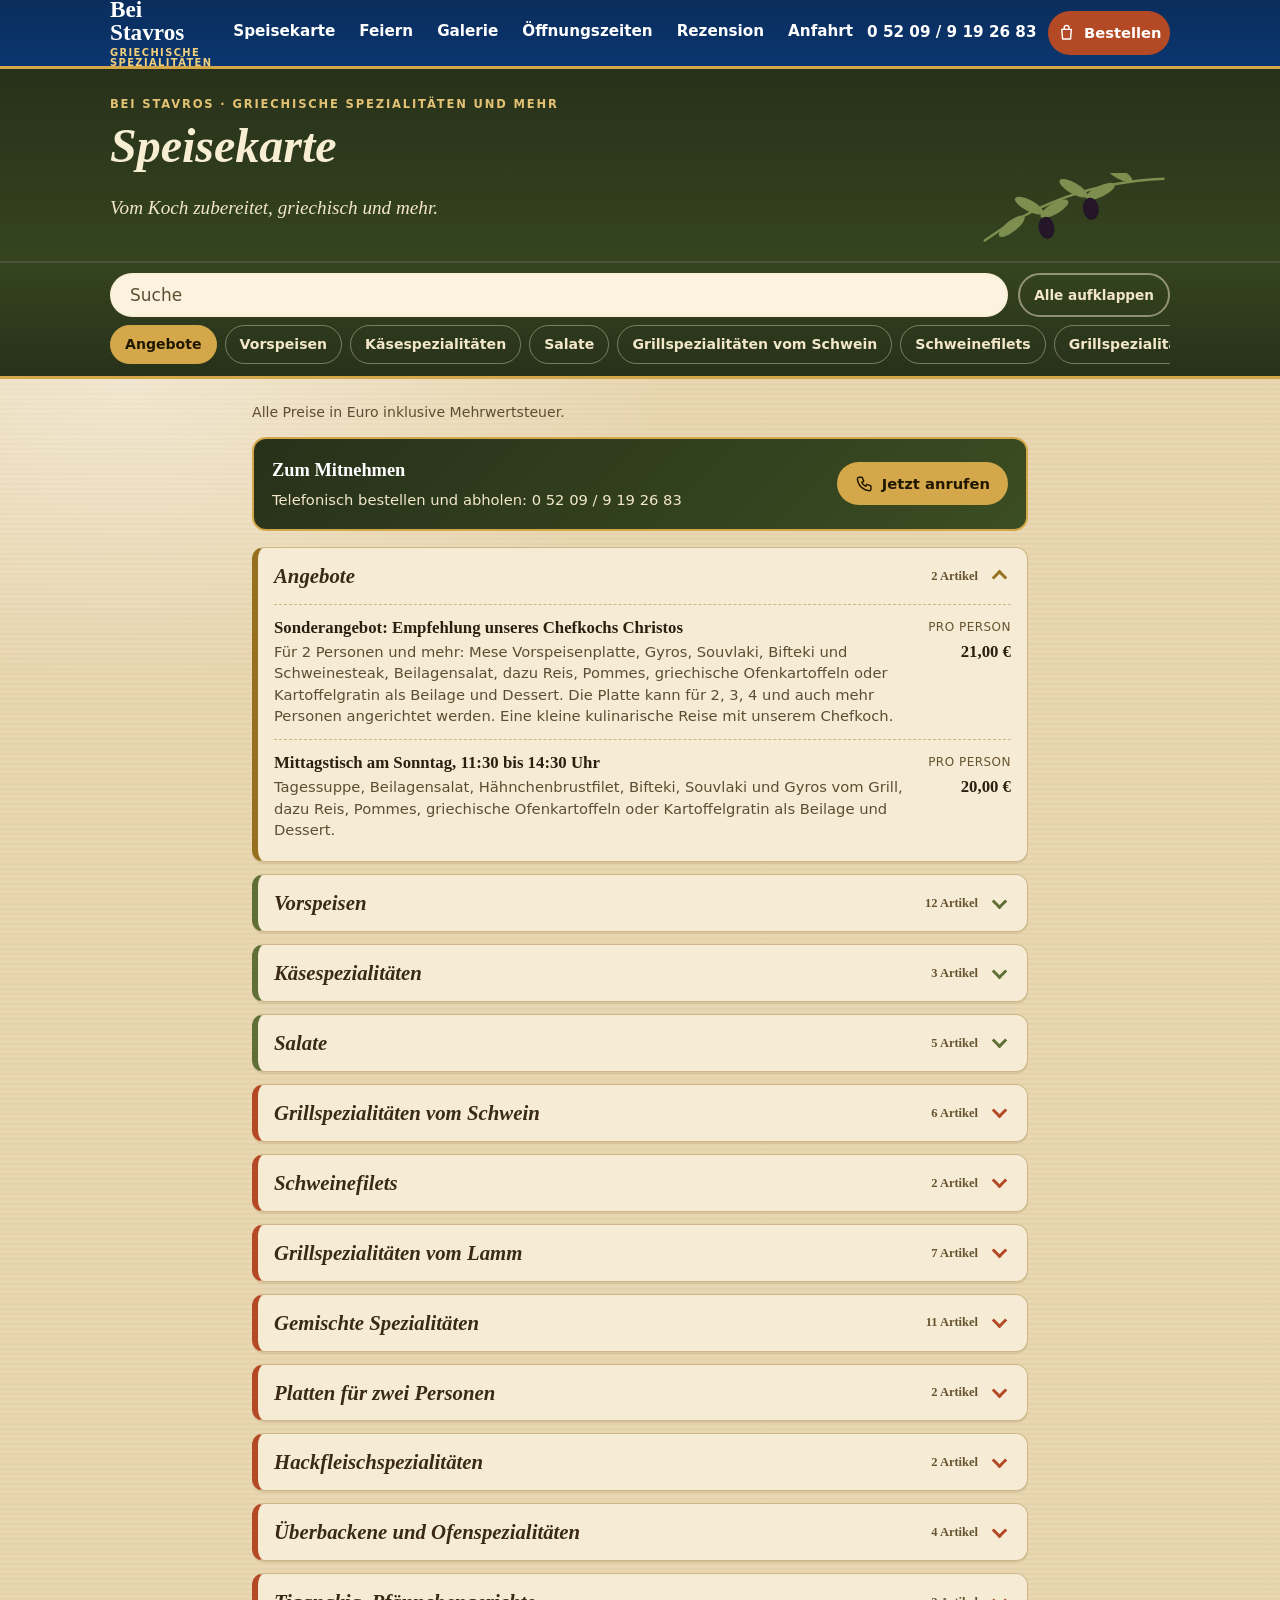
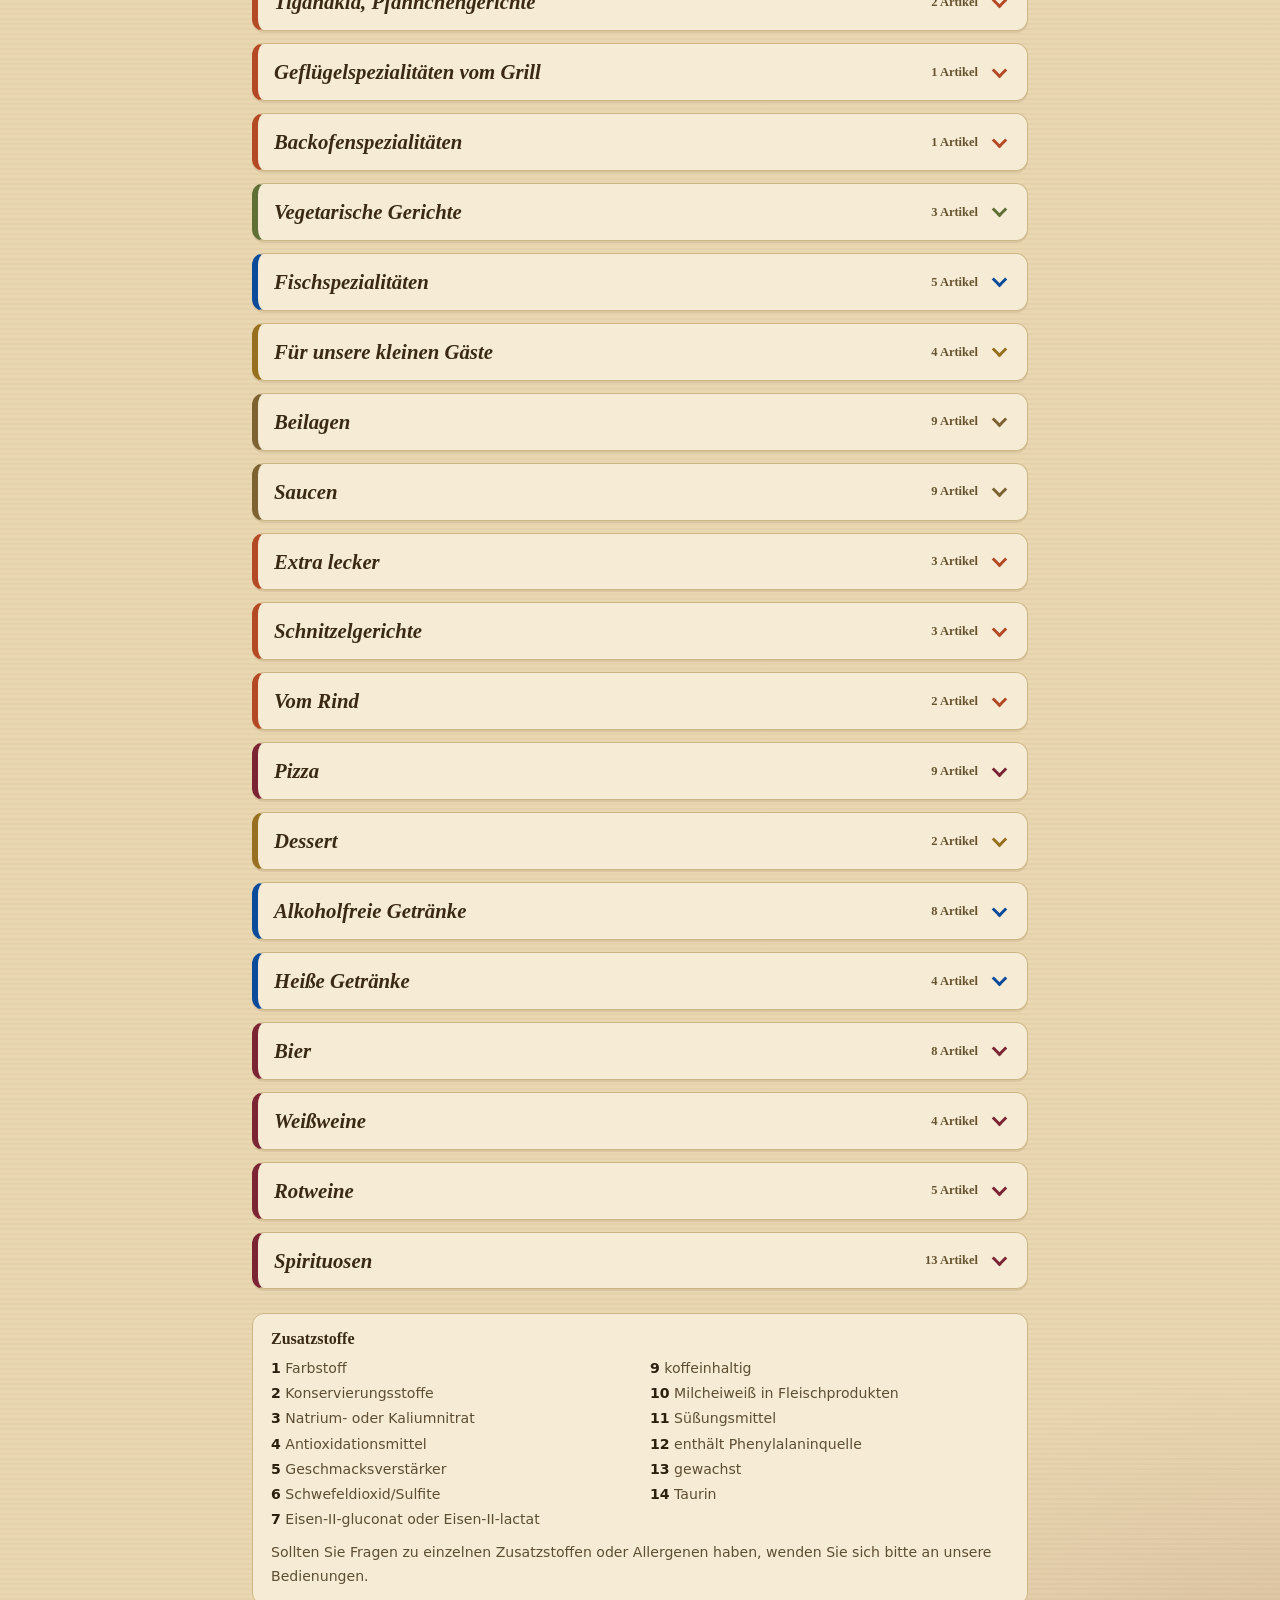
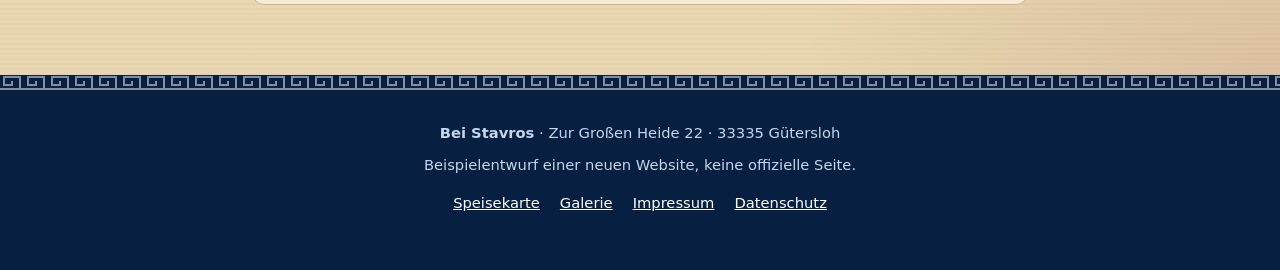
<file: speisekarte.html>
<!DOCTYPE html>
<html lang="de" class="pg-menu">
<head>
<meta charset="UTF-8">
<meta name="referrer" content="no-referrer">
<meta name="viewport" content="width=device-width, initial-scale=1, viewport-fit=cover">
<title>Speisekarte – Bei Stavros</title>
<meta name="description" content="Die digitale Speisekarte von Bei Stavros in Gütersloh-Friedrichsdorf: griechische Spezialitäten, Pizza, Schnitzel, Getränke.">
<meta name="robots" content="noindex,nofollow">
<meta name="theme-color" content="#0a2d5c">
<link rel="icon" type="image/svg+xml" href="data:image/svg+xml,%3Csvg%20xmlns%3D%22http%3A%2F%2Fwww.w3.org%2F2000%2Fsvg%22%20viewBox%3D%220%200%2064%2064%22%3E%3Crect%20width%3D%2264%22%20height%3D%2264%22%20rx%3D%2214%22%20fill%3D%22%230a2d5c%22%2F%3E%3Ccircle%20cx%3D%2246%22%20cy%3D%2218%22%20r%3D%229%22%20fill%3D%22%23d4a84a%22%2F%3E%3Ctext%20x%3D%2232%22%20y%3D%2248%22%20text-anchor%3D%22middle%22%20font-family%3D%22Georgia%2Cserif%22%20font-size%3D%2234%22%20font-weight%3D%22700%22%20fill%3D%22%23fff%22%3ES%3C%2Ftext%3E%3C%2Fsvg%3E">
<link rel="apple-touch-icon" href="apple-touch-icon.png">
<link rel="stylesheet" href="style.css">
<script src="script.js" defer></script>
</head>
<body id="top">
<a class="skip" href="#inhalt">Zum Inhalt springen</a>
<svg width="0" height="0" class="sr" aria-hidden="true" focusable="false"><symbol id="i-phone" viewBox="0 0 24 24"><path d="M5 4h4l2 5-2.5 1.5a11 11 0 0 0 5 5L15 13l5 2v4a2 2 0 0 1-2 2A16 16 0 0 1 3 6a2 2 0 0 1 2-2z"/></symbol><symbol id="i-pin" viewBox="0 0 24 24"><path d="M12 21s7-6.2 7-11a7 7 0 1 0-14 0c0 4.8 7 11 7 11z"/><circle cx="12" cy="10" r="2.5"/></symbol><symbol id="i-bus" viewBox="0 0 24 24"><rect x="4" y="3" width="16" height="14" rx="2"/><path d="M4 11h16M7 17v3M17 17v3"/><circle cx="8" cy="14" r=".8"/><circle cx="16" cy="14" r=".8"/></symbol><symbol id="i-park" viewBox="0 0 24 24"><rect x="4" y="4" width="16" height="16" rx="3"/><path d="M9 17V7h4a3 3 0 0 1 0 6H9"/></symbol><symbol id="i-beer" viewBox="0 0 24 24"><path d="M6 8h9v11a1 1 0 0 1-1 1H7a1 1 0 0 1-1-1z"/><path d="M15 10h2a2 2 0 0 1 2 2v2a2 2 0 0 1-2 2h-2"/><path d="M6 8c0-2 1.5-3 3-3s3 1 3 3"/></symbol><symbol id="i-plate" viewBox="0 0 24 24"><path d="M7 3v8M5 3v5a2 2 0 0 0 4 0V3M7 11v10"/><path d="M17 3c-2 2-3 4-3 7h3v11"/></symbol><symbol id="i-ball" viewBox="0 0 24 24"><circle cx="12" cy="12" r="9"/><path d="M12 8l3.5 2.5-1.4 4h-4.2l-1.4-4z"/></symbol><symbol id="i-party" viewBox="0 0 24 24"><path d="M7 4h10l-1 7a4 4 0 0 1-8 0z"/><path d="M12 15v5M8 20h8"/></symbol><symbol id="i-camera" viewBox="0 0 24 24"><rect x="3" y="7" width="18" height="13" rx="2"/><circle cx="12" cy="13.5" r="3.5"/><path d="M8 7l1.5-3h5L16 7"/></symbol><symbol id="i-clock" viewBox="0 0 24 24"><circle cx="12" cy="12" r="9"/><path d="M12 7v5l3 2"/></symbol><symbol id="i-mail" viewBox="0 0 24 24"><rect x="3" y="5" width="18" height="14" rx="2"/><path d="M3 7l9 6 9-6"/></symbol><symbol id="i-bag" viewBox="0 0 24 24"><path d="M6 8h12l-1 12H7z"/><path d="M9 8V6a3 3 0 0 1 6 0v2"/></symbol><symbol id="i-book" viewBox="0 0 24 24"><path d="M4 5a2 2 0 0 1 2-2h13v16H6a2 2 0 0 0-2 2z"/><path d="M4 19V5M9 7h6M9 11h6"/></symbol><symbol id="i-sun" viewBox="0 0 24 24"><circle cx="12" cy="12" r="4"/><path d="M12 2v3M12 19v3M2 12h3M19 12h3M5 5l2 2M17 17l2 2M19 5l-2 2M7 17l-2 2"/></symbol></svg>
<header>
<div class="wrap hin">
<button class="burger" id="burger" type="button" aria-label="Menü öffnen" aria-expanded="false" aria-controls="drawer"><i></i><i></i><i></i></button>
<a class="logo" href="index.html">Bei Stavros<small>Griechische Spezialitäten</small></a>
<nav class="d" aria-label="Hauptmenü">
<a href="speisekarte.html">Speisekarte</a>
<a href="index.html#feiern">Feiern</a>
<a href="galerie.html">Galerie</a>
<a href="index.html#zeiten">Öffnungszeiten</a>
<a href="index.html#bewertung">Rezension</a>
<a href="index.html#anfahrt">Anfahrt</a>
</nav>
<a class="hphone" href="tel:+4952099192683">0 52 09 / 9 19 26 83</a>
<a class="btn terra sm" href="tel:+4952099192683" aria-label="Essen zum Mitnehmen bestellen: jetzt anrufen"><svg class="ic" aria-hidden="true" focusable="false"><use href="#i-bag"/></svg>Bestellen</a>
</div>
</header>
<div id="drawerbg"></div>
<aside id="drawer" role="dialog" aria-modal="true" aria-label="Menü">
<div class="dh"><b>Bei Stavros</b><button class="x" id="drawerx" type="button" aria-label="Menü schließen">×</button></div>
<h5>Seite</h5>
<a href="speisekarte.html">Speisekarte</a>
<a href="index.html#feiern">Feiern</a>
<a href="galerie.html">Galerie</a>
<a href="index.html#zeiten">Öffnungszeiten</a>
<a href="index.html#bewertung">Rezension schreiben</a>
<a href="index.html#anfahrt">Anfahrt &amp; Kontakt</a>
<a class="btn terra" href="tel:+4952099192683"><svg class="ic" aria-hidden="true" focusable="false"><use href="#i-bag"/></svg>Zum Mitnehmen bestellen</a>
<h5>Rechtliches</h5>
<a href="impressum.html">Impressum</a>
<a href="datenschutz.html">Datenschutz</a>
</aside>
<main id="inhalt" tabindex="-1">
<div id="speisekarte">
<div class="mhead">
<div class="wrap">
<div class="mk">Bei Stavros · Griechische Spezialitäten und mehr</div>
<h1>Speisekarte</h1>
<div class="mhero"><p>Vom Koch zubereitet, griechisch und mehr.</p></div>
</div>
</div>
<div class="mtoolbar" id="mtoolbar">
<div class="wrap mtin">
<div class="mtools">
<input class="mq" id="mq" type="search" placeholder="Suche" aria-label="Speisekarte durchsuchen" autocomplete="off" hidden>
<button class="mtoggle" id="mtoggle" type="button" hidden>Alle aufklappen</button>
</div>
<nav class="chips" id="chips" aria-label="Kategorien">
<a class="chip" href="#angebote" data-id="angebote">Angebote</a>
<a class="chip" href="#vorspeisen" data-id="vorspeisen">Vorspeisen</a>
<a class="chip" href="#kaese" data-id="kaese">Käsespezialitäten</a>
<a class="chip" href="#salate" data-id="salate">Salate</a>
<a class="chip" href="#schwein" data-id="schwein">Grillspezialitäten vom Schwein</a>
<a class="chip" href="#schweinefilets" data-id="schweinefilets">Schweinefilets</a>
<a class="chip" href="#lamm" data-id="lamm">Grillspezialitäten vom Lamm</a>
<a class="chip" href="#gemischt" data-id="gemischt">Gemischte Spezialitäten</a>
<a class="chip" href="#platten2" data-id="platten2">Platten für zwei Personen</a>
<a class="chip" href="#hack" data-id="hack">Hackfleischspezialitäten</a>
<a class="chip" href="#ofen" data-id="ofen">Überbackene und Ofenspezialitäten</a>
<a class="chip" href="#tiganakia" data-id="tiganakia">Tiganakia, Pfännchengerichte</a>
<a class="chip" href="#gefluegel" data-id="gefluegel">Geflügelspezialitäten vom Grill</a>
<a class="chip" href="#backofen" data-id="backofen">Backofenspezialitäten</a>
<a class="chip" href="#vegetarisch" data-id="vegetarisch">Vegetarische Gerichte</a>
<a class="chip" href="#fisch" data-id="fisch">Fischspezialitäten</a>
<a class="chip" href="#kinder" data-id="kinder">Für unsere kleinen Gäste</a>
<a class="chip" href="#beilagen" data-id="beilagen">Beilagen</a>
<a class="chip" href="#saucen" data-id="saucen">Saucen</a>
<a class="chip" href="#extra" data-id="extra">Extra lecker</a>
<a class="chip" href="#schnitzel" data-id="schnitzel">Schnitzelgerichte</a>
<a class="chip" href="#rind" data-id="rind">Vom Rind</a>
<a class="chip" href="#pizza" data-id="pizza">Pizza</a>
<a class="chip" href="#dessert" data-id="dessert">Dessert</a>
<a class="chip" href="#alkoholfrei" data-id="alkoholfrei">Alkoholfreie Getränke</a>
<a class="chip" href="#heiss" data-id="heiss">Heiße Getränke</a>
<a class="chip" href="#bier" data-id="bier">Bier</a>
<a class="chip" href="#weiss" data-id="weiss">Weißweine</a>
<a class="chip" href="#rot" data-id="rot">Rotweine</a>
<a class="chip" href="#spirit" data-id="spirit">Spirituosen</a>
</nav>
</div>
</div>
<div class="mbg">
<div class="mpad">
<p class="mwst">Alle Preise in Euro inklusive Mehrwertsteuer.</p>
<div class="takeaway">
<div><b>Zum Mitnehmen</b><span>Telefonisch bestellen und abholen: 0 52 09 / 9 19 26 83</span></div>
<a class="btn gold sm" href="tel:+4952099192683"><svg class="ic" aria-hidden="true" focusable="false"><use href="#i-phone"/></svg>Jetzt anrufen</a>
</div>
<div id="mlist">
<article class="cat ac-gold" id="angebote">
<h3><button type="button" class="chead" aria-expanded="true" aria-controls="cp-angebote"><span class="ctitle">Angebote</span><span class="ccount">2 Artikel</span><span class="chev" aria-hidden="true"></span></button></h3>
<div class="cpanel" id="cp-angebote">

<ul class="items">
<li class="it nonr" data-s=" sonderangebot: empfehlung unseres chefkochs christos fur 2 personen und mehr: mese vorspeisenplatte, gyros, souvlaki, bifteki und schweinesteak, beilagensalat, dazu reis, pommes, griechische ofenkartoffeln oder kartoffelgratin als beilage und dessert. die platte kann fur 2, 3, 4 und auch mehr personen angerichtet werden. eine kleine kulinarische reise mit unserem chefkoch."><div class="tx"><b>Sonderangebot: Empfehlung unseres Chefkochs Christos</b><span>Für 2 Personen und mehr: Mese Vorspeisenplatte, Gyros, Souvlaki, Bifteki und Schweinesteak, Beilagensalat, dazu Reis, Pommes, griechische Ofenkartoffeln oder Kartoffelgratin als Beilage und Dessert. Die Platte kann für 2, 3, 4 und auch mehr Personen angerichtet werden. Eine kleine kulinarische Reise mit unserem Chefkoch.</span></div><div class="pr multi"><span class="pv"><small>pro Person</small><b>21,00 €</b></span></div></li>
<li class="it nonr" data-s=" mittagstisch am sonntag, 11:30 bis 14:30 uhr tagessuppe, beilagensalat, hahnchenbrustfilet, bifteki, souvlaki und gyros vom grill, dazu reis, pommes, griechische ofenkartoffeln oder kartoffelgratin als beilage und dessert."><div class="tx"><b>Mittagstisch am Sonntag, 11:30 bis 14:30 Uhr</b><span>Tagessuppe, Beilagensalat, Hähnchenbrustfilet, Bifteki, Souvlaki und Gyros vom Grill, dazu Reis, Pommes, griechische Ofenkartoffeln oder Kartoffelgratin als Beilage und Dessert.</span></div><div class="pr multi"><span class="pv"><small>pro Person</small><b>20,00 €</b></span></div></li>
</ul>
</div>
</article>
<article class="cat ac-olive" id="vorspeisen">
<h3><button type="button" class="chead" aria-expanded="true" aria-controls="cp-vorspeisen"><span class="ctitle">Vorspeisen</span><span class="ccount">12 Artikel</span><span class="chev" aria-hidden="true"></span></button></h3>
<div class="cpanel" id="cp-vorspeisen">

<ul class="items">
<li class="it" data-s="1 huhnersuppe "><span class="nr">1</span><div class="tx"><b>Hühnersuppe</b></div><div class="pr"><b>5,00 €</b></div></li>
<li class="it" data-s="2 zwiebelsuppe mit kase"><span class="nr">2</span><div class="tx"><b>Zwiebelsuppe</b><span>mit Käse</span></div><div class="pr"><b>5,00 €</b></div></li>
<li class="it" data-s="3 gulaschsuppe "><span class="nr">3</span><div class="tx"><b>Gulaschsuppe</b></div><div class="pr"><b>5,00 €</b></div></li>
<li class="it" data-s="4 tomatencremesuppe "><span class="nr">4</span><div class="tx"><b>Tomatencremesuppe</b></div><div class="pr"><b>5,00 €</b></div></li>
<li class="it" data-s="5 tzatziki griechische joghurtspezialitat mit gurken und knoblauch"><span class="nr">5</span><div class="tx"><b>Tzatziki</b><span>Griechische Joghurtspezialität mit Gurken und Knoblauch</span></div><div class="pr"><b>5,00 €</b></div></li>
<li class="it" data-s="6 tarama fischrogencreme, der kaviar der griechen"><span class="nr">6</span><div class="tx"><b>Tarama</b><span>Fischrogencreme, der Kaviar der Griechen</span></div><div class="pr"><b>6,00 €</b></div></li>
<li class="it" data-s="7 skordalia kartoffel-knoblauchpuree"><span class="nr">7</span><div class="tx"><b>Skordalia</b><span>Kartoffel-Knoblauchpüree</span></div><div class="pr"><b>6,00 €</b></div></li>
<li class="it" data-s="8 chtipiti, tyrokafteri creme aus schafskase und chilischoten (scharf)"><span class="nr">8</span><div class="tx"><b>Chtipiti, Tyrokafteri</b><span>Creme aus Schafskäse und Chilischoten (scharf)</span></div><div class="pr"><b>6,00 €</b></div></li>
<li class="it" data-s="9 dolmadakia weinblatter gefullt mit reis und hackfleisch"><span class="nr">9</span><div class="tx"><b>Dolmadakia</b><span>Weinblätter gefüllt mit Reis und Hackfleisch</span></div><div class="pr"><b>6,00 €</b></div></li>
<li class="it" data-s="10 schwarze oliven und milde peperoni "><span class="nr">10</span><div class="tx"><b>Schwarze Oliven und milde Peperoni</b></div><div class="pr"><b>5,00 €</b></div></li>
<li class="it" data-s="11 mese-teller fur 2 personen (kalt und warm) chtipiti, skordalia, tzatziki, dolmadakia, gegrillte paprika, florinis, keftadakia aus der pfanne (hackfleischballchen), tyrpita aus dem backofen (schafskaseblatterteigtasche) und panierte zucchini"><span class="nr">11</span><div class="tx"><b>Mese-Teller für 2 Personen (kalt und warm)</b><span>Chtipiti, Skordalia, Tzatziki, Dolmadakia, gegrillte Paprika, Florinis, Keftadakia aus der Pfanne (Hackfleischbällchen), Tyrpita aus dem Backofen (Schafskäseblätterteigtasche) und panierte Zucchini</span></div><div class="pr"><b>15,00 €</b></div></li>
<li class="it" data-s="12 peperoni vom grill in knoblauchol"><span class="nr">12</span><div class="tx"><b>Peperoni vom Grill</b><span>in Knoblauchöl</span></div><div class="pr"><b>8,00 €</b></div></li>
</ul>
</div>
</article>
<article class="cat ac-olive" id="kaese">
<h3><button type="button" class="chead" aria-expanded="true" aria-controls="cp-kaese"><span class="ctitle">Käsespezialitäten</span><span class="ccount">3 Artikel</span><span class="chev" aria-hidden="true"></span></button></h3>
<div class="cpanel" id="cp-kaese">

<ul class="items">
<li class="it" data-s="13 feta original griechischer schafskase mit oregano garniert und olivenol"><span class="nr">13</span><div class="tx"><b>Feta</b><span>original griechischer Schafskäse mit Oregano garniert und Olivenöl</span></div><div class="pr"><b>7,50 €</b></div></li>
<li class="it" data-s="14 feta saganaki stavros panierter fetakase aus der pfanne auf rucola und tomaten"><span class="nr">14</span><div class="tx"><b>Feta Saganaki Stavros</b><span>panierter Fetakäse aus der Pfanne auf Rucola und Tomaten</span></div><div class="pr"><b>9,00 €</b></div></li>
<li class="it" data-s="15 halloumi gebraten auf rucola, tomaten und honig"><span class="nr">15</span><div class="tx"><b>Halloumi</b><span>gebraten auf Rucola, Tomaten und Honig</span></div><div class="pr"><b>9,00 €</b></div></li>
</ul>
</div>
</article>
<article class="cat ac-olive" id="salate">
<h3><button type="button" class="chead" aria-expanded="true" aria-controls="cp-salate"><span class="ctitle">Salate</span><span class="ccount">5 Artikel</span><span class="chev" aria-hidden="true"></span></button></h3>
<div class="cpanel" id="cp-salate">

<ul class="items">
<li class="it" data-s="16 gyros salat "><span class="nr">16</span><div class="tx"><b>Gyros Salat</b></div><div class="pr"><b>12,50 €</b></div></li>
<li class="it" data-s="17 choriatiki – griechischer baurnsalat tomaten, gurken, oliven, peperoni, schafskase, paprika, rote zwiebeln und olivenol"><span class="nr">17</span><div class="tx"><b>Choriatiki – griechischer Bauernsalat</b><span>Tomaten, Gurken, Oliven, Peperoni, Schafskäse, Paprika, rote Zwiebeln und Olivenöl</span></div><div class="pr"><b>10,50 €</b></div></li>
<li class="it" data-s="18 rucola-salat mit tomaten und geriebenem schafskase in olivenol"><span class="nr">18</span><div class="tx"><b>Rucola-Salat</b><span>mit Tomaten und geriebenem Schafskäse in Olivenöl</span></div><div class="pr"><b>9,00 €</b></div></li>
<li class="it" data-s="19 gemischter salat "><span class="nr">19</span><div class="tx"><b>Gemischter Salat</b></div><div class="pr"><b>8,00 €</b></div></li>
<li class="it" data-s="20 hahnchenbrustfiletsalat eisbergsalat, lollo rosso, tomaten, gurken, rote zwiebeln, mais und paprika"><span class="nr">20</span><div class="tx"><b>Hähnchenbrustfiletsalat</b><span>Eisbergsalat, Lollo Rosso, Tomaten, Gurken, rote Zwiebeln, Mais und Paprika</span></div><div class="pr"><b>12,00 €</b></div></li>
</ul>
</div>
</article>
<article class="cat ac-terra" id="schwein">
<h3><button type="button" class="chead" aria-expanded="true" aria-controls="cp-schwein"><span class="ctitle">Grillspezialitäten vom Schwein</span><span class="ccount">6 Artikel</span><span class="chev" aria-hidden="true"></span></button></h3>
<div class="cpanel" id="cp-schwein">
<p class="cnote">Zu allen Gerichten reichen wir wahlweise Reis, Pommes, Kartoffelgratin oder griechische Ofenkartoffeln, dazu frischer Salat und Tzatziki.</p>
<ul class="items">
<li class="it" data-s="21 gyros-teller wahlweise mit reis, pommes oder griechischen ofenkartoffeln, dazu frischer salat und tzatziki"><span class="nr">21</span><div class="tx"><b>Gyros-Teller</b><span>wahlweise mit Reis, Pommes oder griechischen Ofenkartoffeln, dazu frischer Salat und Tzatziki</span></div><div class="pr"><b>13,50 €</b></div></li>
<li class="it" data-s="22 gyros pfanne mit metaxa und goudakase aus dem ofen"><span class="nr">22</span><div class="tx"><b>Gyros Pfanne</b><span>mit Metaxa und Goudakäse aus dem Ofen</span></div><div class="pr"><b>15,50 €</b></div></li>
<li class="it" data-s="23 souvlaki 2 schweinefleischspiesse vom grill und tomaten"><span class="nr">23</span><div class="tx"><b>Souvlaki</b><span>2 Schweinefleischspieße vom Grill und Tomaten</span></div><div class="pr"><b>14,50 €</b></div></li>
<li class="it" data-s="24 souvlaki-feta 2 souvlaki gefullt mit fetakase"><span class="nr">24</span><div class="tx"><b>Souvlaki-Feta</b><span>2 Souvlaki gefüllt mit Fetakäse</span></div><div class="pr"><b>15,50 €</b></div></li>
<li class="it" data-s="25 leber gegrillt mit gerosteten zwiebeln"><span class="nr">25</span><div class="tx"><b>Leber</b><span>gegrillt mit gerösteten Zwiebeln</span></div><div class="pr"><b>13,00 €</b></div></li>
<li class="it" data-s="26 saloniki-teller 2 ruckensteaks mit tomaten-paprika oder metaxa-sauce"><span class="nr">26</span><div class="tx"><b>Saloniki-Teller</b><span>2 Rückensteaks mit Tomaten-Paprika oder Metaxa-Sauce</span></div><div class="pr"><b>15,50 €</b></div></li>
</ul>
</div>
</article>
<article class="cat ac-terra" id="schweinefilets">
<h3><button type="button" class="chead" aria-expanded="true" aria-controls="cp-schweinefilets"><span class="ctitle">Schweinefilets</span><span class="ccount">2 Artikel</span><span class="chev" aria-hidden="true"></span></button></h3>
<div class="cpanel" id="cp-schweinefilets">
<p class="cnote">Zu allen Gerichten reichen wir wahlweise Reis, Pommes, Kartoffelgratin oder griechische Ofenkartoffeln, dazu frischer Salat und Tzatziki.</p>
<ul class="items">
<li class="it" data-s="27 schweinefilet mit feta-kase und tomaten gefullt auf rucolasalat und tomaten"><span class="nr">27</span><div class="tx"><b>Schweinefilet</b><span>mit Feta-Käse und Tomaten gefüllt auf Rucolasalat und Tomaten</span></div><div class="pr"><b>17,50 €</b></div></li>
<li class="it" data-s="27a christos spezial: schweinefilet von mykonos mit sauce hollandaise"><span class="nr">27a</span><div class="tx"><b>Christos Spezial: Schweinefilet von Mykonos</b><span>mit Sauce Hollandaise</span></div><div class="pr"><b>19,50 €</b></div></li>
</ul>
</div>
</article>
<article class="cat ac-terra" id="lamm">
<h3><button type="button" class="chead" aria-expanded="true" aria-controls="cp-lamm"><span class="ctitle">Grillspezialitäten vom Lamm</span><span class="ccount">7 Artikel</span><span class="chev" aria-hidden="true"></span></button></h3>
<div class="cpanel" id="cp-lamm">
<p class="cnote">Zu allen Gerichten reichen wir wahlweise Reis, Pommes, Kartoffelgratin oder griechische Ofenkartoffeln, dazu frischer Salat und Tzatziki.</p>
<ul class="items">
<li class="it" data-s="28 2 lammspiesse "><span class="nr">28</span><div class="tx"><b>2 Lammspieße</b></div><div class="pr"><b>19,50 €</b></div></li>
<li class="it" data-s="29 lammkoteletts 5 (paidakia) "><span class="nr">29</span><div class="tx"><b>Lammkoteletts 5 (Paidakia)</b></div><div class="pr"><b>18,50 €</b></div></li>
<li class="it" data-s="30 lammteller 2 lammkoteletts, ein grosser lammspiess und lammragout"><span class="nr">30</span><div class="tx"><b>Lammteller</b><span>2 Lammkoteletts, ein großer Lammspieß und Lammragout</span></div><div class="pr"><b>20,50 €</b></div></li>
<li class="it" data-s="30a lammfleisch mit kritharaki (griechische nudeln mit kase uberbacken)"><span class="nr">30a</span><div class="tx"><b>Lammfleisch</b><span>mit Kritharaki (griechische Nudeln mit Käse überbacken)</span></div><div class="pr"><b>17,50 €</b></div></li>
<li class="it" data-s="30b lammfleisch mit grunen bohnen (keine beilage)"><span class="nr">30b</span><div class="tx"><b>Lammfleisch</b><span>mit grünen Bohnen (keine Beilage)</span></div><div class="pr"><b>17,50 €</b></div></li>
<li class="it" data-s="30c lammfleisch mit auberginen (keine beilage)"><span class="nr">30c</span><div class="tx"><b>Lammfleisch</b><span>mit Auberginen (keine Beilage)</span></div><div class="pr"><b>17,50 €</b></div></li>
<li class="it" data-s="30d lammfleisch stifado mit kleinen zwiebeln (keine beilage)"><span class="nr">30d</span><div class="tx"><b>Lammfleisch Stifado</b><span>mit kleinen Zwiebeln (keine Beilage)</span></div><div class="pr"><b>17,50 €</b></div></li>
</ul>
</div>
</article>
<article class="cat ac-terra" id="gemischt">
<h3><button type="button" class="chead" aria-expanded="true" aria-controls="cp-gemischt"><span class="ctitle">Gemischte Spezialitäten</span><span class="ccount">11 Artikel</span><span class="chev" aria-hidden="true"></span></button></h3>
<div class="cpanel" id="cp-gemischt">
<p class="cnote">Zu allen Gerichten reichen wir wahlweise Reis, Pommes, Kartoffelgratin oder griechische Ofenkartoffeln, dazu frischer Salat und Tzatziki.</p>
<ul class="items">
<li class="it" data-s="31 kykladen platte gyros, hacksteak, schweinespiess"><span class="nr">31</span><div class="tx"><b>Kykladen Platte</b><span>Gyros, Hacksteak, Schweinespieß</span></div><div class="pr"><b>15,50 €</b></div></li>
<li class="it" data-s="32 akropolis platte gyros, 1 souvlaki"><span class="nr">32</span><div class="tx"><b>Akropolis Platte</b><span>Gyros, 1 Souvlaki</span></div><div class="pr"><b>15,50 €</b></div></li>
<li class="it" data-s="33 korfu platte gyros, 2 hacksteaks"><span class="nr">33</span><div class="tx"><b>Korfu Platte</b><span>Gyros, 2 Hacksteaks</span></div><div class="pr"><b>16,50 €</b></div></li>
<li class="it" data-s="34 parga platte gyros, leber, 2 hacksteaks"><span class="nr">34</span><div class="tx"><b>Parga Platte</b><span>Gyros, Leber, 2 Hacksteaks</span></div><div class="pr"><b>17,50 €</b></div></li>
<li class="it" data-s="35 rhodos platte gyros, 1 schweinefilet, 1 hacksteak, 1 souvlaki"><span class="nr">35</span><div class="tx"><b>Rhodos Platte</b><span>Gyros, 1 Schweinefilet, 1 Hacksteak, 1 Souvlaki</span></div><div class="pr"><b>17,50 €</b></div></li>
<li class="it" data-s="36 kos platte gyros, 2 lammkoteletts, 1 schweinesteak"><span class="nr">36</span><div class="tx"><b>Kos Platte</b><span>Gyros, 2 Lammkoteletts, 1 Schweinesteak</span></div><div class="pr"><b>16,50 €</b></div></li>
<li class="it" data-s="37 mykonos platte gyros, 1 hacksteak, 2 lammkoteletts"><span class="nr">37</span><div class="tx"><b>Mykonos Platte</b><span>Gyros, 1 Hacksteak, 2 Lammkoteletts</span></div><div class="pr"><b>17,50 €</b></div></li>
<li class="it" data-s="38 paros platte gyros, 1 souvlaki, 1 lammkotelett und 1 hacksteak"><span class="nr">38</span><div class="tx"><b>Paros Platte</b><span>Gyros, 1 Souvlaki, 1 Lammkotelett und 1 Hacksteak</span></div><div class="pr"><b>17,50 €</b></div></li>
<li class="it" data-s="39 thassos platte gyros, 1 lammspiess, 1 schweinefiletspiess"><span class="nr">39</span><div class="tx"><b>Thassos Platte</b><span>Gyros, 1 Lammspieß, 1 Schweinefiletspieß</span></div><div class="pr"><b>17,50 €</b></div></li>
<li class="it" data-s="40 kreta platte gyros, panierte calamares"><span class="nr">40</span><div class="tx"><b>Kreta Platte</b><span>Gyros, panierte Calamares</span></div><div class="pr"><b>18,00 €</b></div></li>
<li class="it" data-s="41 ioannina platte gyros, 1 schweinefiletspiess, 1 hahnchenbrustspiess"><span class="nr">41</span><div class="tx"><b>Ioannina Platte</b><span>Gyros, 1 Schweinefiletspieß, 1 Hähnchenbrustspieß</span></div><div class="pr"><b>18,00 €</b></div></li>
</ul>
</div>
</article>
<article class="cat ac-terra" id="platten2">
<h3><button type="button" class="chead" aria-expanded="true" aria-controls="cp-platten2"><span class="ctitle">Platten für zwei Personen</span><span class="ccount">2 Artikel</span><span class="chev" aria-hidden="true"></span></button></h3>
<div class="cpanel" id="cp-platten2">
<p class="cnote">Zu allen Gerichten reichen wir wahlweise Reis, Pommes, Kartoffelgratin oder griechische Ofenkartoffeln, dazu frischer Salat und Tzatziki.</p>
<ul class="items">
<li class="it" data-s="42 christiane platte gyros, 2 lammkoteletts, 2 souvlaki, 2 hacksteaks"><span class="nr">42</span><div class="tx"><b>Christiane Platte</b><span>Gyros, 2 Lammkoteletts, 2 Souvlaki, 2 Hacksteaks</span></div><div class="pr"><b>38,00 €</b></div></li>
<li class="it" data-s="43 platon platte gyros, 2 schweinefilets, 2 hahnchenbrustfilets, 2 lammspiesse"><span class="nr">43</span><div class="tx"><b>Platon Platte</b><span>Gyros, 2 Schweinefilets, 2 Hähnchenbrustfilets, 2 Lammspieße</span></div><div class="pr"><b>41,00 €</b></div></li>
</ul>
</div>
</article>
<article class="cat ac-terra" id="hack">
<h3><button type="button" class="chead" aria-expanded="true" aria-controls="cp-hack"><span class="ctitle">Hackfleischspezialitäten</span><span class="ccount">2 Artikel</span><span class="chev" aria-hidden="true"></span></button></h3>
<div class="cpanel" id="cp-hack">
<p class="cnote">Zu allen Gerichten reichen wir wahlweise Reis, Pommes, Kartoffelgratin oder griechische Ofenkartoffeln, dazu frischer Salat und Tzatziki.</p>
<ul class="items">
<li class="it" data-s="44 bifteki stavros grosses hacksteak gefullt mit schafskase und tomaten"><span class="nr">44</span><div class="tx"><b>Bifteki Stavros</b><span>großes Hacksteak gefüllt mit Schafskäse und Tomaten</span></div><div class="pr"><b>15,00 €</b></div></li>
<li class="it" data-s="45 sousoukakia 3 hacksteaks mit tomaten-paprika oder metaxa-sauce"><span class="nr">45</span><div class="tx"><b>Sousoukakia</b><span>3 Hacksteaks mit Tomaten-Paprika oder Metaxa-Sauce</span></div><div class="pr"><b>15,00 €</b></div></li>
</ul>
</div>
</article>
<article class="cat ac-terra" id="ofen">
<h3><button type="button" class="chead" aria-expanded="true" aria-controls="cp-ofen"><span class="ctitle">Überbackene und Ofenspezialitäten</span><span class="ccount">4 Artikel</span><span class="chev" aria-hidden="true"></span></button></h3>
<div class="cpanel" id="cp-ofen">
<p class="cnote">Zu allen Gerichten reichen wir wahlweise Reis, Pommes, Kartoffelgratin oder griechische Ofenkartoffeln, dazu frischer Salat und Tzatziki.</p>
<ul class="items">
<li class="it" data-s="47 zwei souvlaki in sauce "><span class="nr">47</span><div class="tx"><b>Zwei Souvlaki in Sauce</b></div><div class="pr"><b>14,50 €</b></div></li>
<li class="it" data-s="48 zwei schweineruckensteaks in sauce "><span class="nr">48</span><div class="tx"><b>Zwei Schweinerückensteaks in Sauce</b></div><div class="pr"><b>16,00 €</b></div></li>
<li class="it" data-s="49 sousoukakia (2 hacksteaks) in sauce "><span class="nr">49</span><div class="tx"><b>Sousoukakia (2 Hacksteaks) in Sauce</b></div><div class="pr"><b>13,00 €</b></div></li>
<li class="it" data-s="50 hahnchenbrustfilet in sauce "><span class="nr">50</span><div class="tx"><b>Hähnchenbrustfilet in Sauce</b></div><div class="pr"><b>13,00 €</b></div></li>
</ul>
</div>
</article>
<article class="cat ac-terra" id="tiganakia">
<h3><button type="button" class="chead" aria-expanded="true" aria-controls="cp-tiganakia"><span class="ctitle">Tiganakia, Pfännchengerichte</span><span class="ccount">2 Artikel</span><span class="chev" aria-hidden="true"></span></button></h3>
<div class="cpanel" id="cp-tiganakia">
<p class="cnote">Zu allen Gerichten reichen wir wahlweise Reis, Pommes, Kartoffelgratin oder griechische Ofenkartoffeln, dazu frischer Salat und Tzatziki.</p>
<ul class="items">
<li class="it" data-s="52 schweinefiletmedaillons in metaxa-sauce oder champignon-sauce"><span class="nr">52</span><div class="tx"><b>Schweinefiletmedaillons</b><span>in Metaxa-Sauce oder Champignon-Sauce</span></div><div class="pr"><b>17,50 €</b></div></li>
<li class="it" data-s="53 hahnchengeschnetzeltes in metaxa-sauce oder champignon-sauce"><span class="nr">53</span><div class="tx"><b>Hähnchengeschnetzeltes</b><span>in Metaxa-Sauce oder Champignon-Sauce</span></div><div class="pr"><b>16,00 €</b></div></li>
</ul>
</div>
</article>
<article class="cat ac-terra" id="gefluegel">
<h3><button type="button" class="chead" aria-expanded="true" aria-controls="cp-gefluegel"><span class="ctitle">Geflügelspezialitäten vom Grill</span><span class="ccount">1 Artikel</span><span class="chev" aria-hidden="true"></span></button></h3>
<div class="cpanel" id="cp-gefluegel">
<p class="cnote">Zu allen Gerichten reichen wir wahlweise Reis, Pommes, Kartoffelgratin oder griechische Ofenkartoffeln, dazu frischer Salat und Tzatziki.</p>
<ul class="items">
<li class="it" data-s="54 grosses hahnchenbrustfilet "><span class="nr">54</span><div class="tx"><b>Großes Hähnchenbrustfilet</b></div><div class="pr"><b>17,00 €</b></div></li>
</ul>
</div>
</article>
<article class="cat ac-terra" id="backofen">
<h3><button type="button" class="chead" aria-expanded="true" aria-controls="cp-backofen"><span class="ctitle">Backofenspezialitäten</span><span class="ccount">1 Artikel</span><span class="chev" aria-hidden="true"></span></button></h3>
<div class="cpanel" id="cp-backofen">
<p class="cnote">Zu allen Gerichten reichen wir wahlweise Reis, Pommes, Kartoffelgratin oder griechische Ofenkartoffeln, dazu frischer Salat und Tzatziki.</p>
<ul class="items">
<li class="it" data-s="55 moussaka auberginen-hackfleischauflauf mit bechamelsauce"><span class="nr">55</span><div class="tx"><b>Moussaka</b><span>Auberginen-Hackfleischauflauf mit Bechamelsauce</span></div><div class="pr"><b>14,00 €</b></div></li>
</ul>
</div>
</article>
<article class="cat ac-olive" id="vegetarisch">
<h3><button type="button" class="chead" aria-expanded="true" aria-controls="cp-vegetarisch"><span class="ctitle">Vegetarische Gerichte</span><span class="ccount">3 Artikel</span><span class="chev" aria-hidden="true"></span></button></h3>
<div class="cpanel" id="cp-vegetarisch">
<p class="cnote">Zu allen Gerichten reichen wir wahlweise Reis, Pommes, Kartoffelgratin oder griechische Ofenkartoffeln, dazu frischer Salat und Tzatziki.</p>
<ul class="items">
<li class="it" data-s="56 kritharaki griechische nudeln in tomatensauce mit geriebenem schafskase uberbacken"><span class="nr">56</span><div class="tx"><b>Kritharaki</b><span>griechische Nudeln in Tomatensauce mit geriebenem Schafskäse überbacken</span></div><div class="pr"><b>9,00 €</b></div></li>
<li class="it" data-s="57 gemista paprika und tomaten gefullt mit reis, dazu griechische ofenkartoffeln und tzatziki"><span class="nr">57</span><div class="tx"><b>Gemista</b><span>Paprika und Tomaten gefüllt mit Reis, dazu griechische Ofenkartoffeln und Tzatziki</span></div><div class="pr"><b>14,00 €</b></div></li>
<li class="it" data-s="58 gigantes – aubergine griechische dicke bohnen in tomatensauce, begleitet mit aubergine, dazu gratinierter fetakase, tomaten und zwiebeln, ohne vorspeisensalat"><span class="nr">58</span><div class="tx"><b>Gigantes – Aubergine</b><span>griechische dicke Bohnen in Tomatensauce, begleitet mit Aubergine, dazu gratinierter Fetakäse, Tomaten und Zwiebeln, ohne Vorspeisensalat</span></div><div class="pr"><b>12,00 €</b></div></li>
</ul>
</div>
</article>
<article class="cat ac-blue" id="fisch">
<h3><button type="button" class="chead" aria-expanded="true" aria-controls="cp-fisch"><span class="ctitle">Fischspezialitäten</span><span class="ccount">5 Artikel</span><span class="chev" aria-hidden="true"></span></button></h3>
<div class="cpanel" id="cp-fisch">

<ul class="items">
<li class="it" data-s="60 scampis (5 stk) mit frischlauchzwiebeln, paprika und tomatensauce"><span class="nr">60</span><div class="tx"><b>Scampis (5 Stk)</b><span>mit Frischlauchzwiebeln, Paprika und Tomatensauce</span></div><div class="pr"><b>20,00 €</b></div></li>
<li class="it" data-s="61 calamares paniert aus der pfanne mit 3 kleinen vorspeisen: tzatziki, tarama, skordalia"><span class="nr">61</span><div class="tx"><b>Calamares paniert aus der Pfanne</b><span>mit 3 kleinen Vorspeisen: Tzatziki, Tarama, Skordalia</span></div><div class="pr"><b>16,50 €</b></div></li>
<li class="it" data-s="62 lachsfilet aus der pfanne mit blattspinat oder gemuse und griechischen ofenkartoffeln"><span class="nr">62</span><div class="tx"><b>Lachsfilet aus der Pfanne</b><span>mit Blattspinat oder Gemüse und griechischen Ofenkartoffeln</span></div><div class="pr"><b>18,00 €</b></div></li>
<li class="it" data-s="63 grosses schollenfilet aus der pfanne mit blattspinat oder gemuse und griechischen ofenkartoffeln"><span class="nr">63</span><div class="tx"><b>Großes Schollenfilet aus der Pfanne</b><span>mit Blattspinat oder Gemüse und griechischen Ofenkartoffeln</span></div><div class="pr"><b>18,00 €</b></div></li>
<li class="it" data-s="64 fischplatte aphrodite ein grosses schollenfilet, ein lachsfilet und panierte calamares mit blattspinat oder gemuse und griechischen ofenkartoffeln"><span class="nr">64</span><div class="tx"><b>Fischplatte Aphrodite</b><span>ein großes Schollenfilet, ein Lachsfilet und panierte Calamares mit Blattspinat oder Gemüse und griechischen Ofenkartoffeln</span></div><div class="pr"><b>20,50 €</b></div></li>
</ul>
</div>
</article>
<article class="cat ac-gold" id="kinder">
<h3><button type="button" class="chead" aria-expanded="true" aria-controls="cp-kinder"><span class="ctitle">Für unsere kleinen Gäste</span><span class="ccount">4 Artikel</span><span class="chev" aria-hidden="true"></span></button></h3>
<div class="cpanel" id="cp-kinder">

<ul class="items">
<li class="it" data-s="66 jason gyros mit pommes"><span class="nr">66</span><div class="tx"><b>Jason</b><span>Gyros mit Pommes</span></div><div class="pr"><b>10,00 €</b></div></li>
<li class="it" data-s="67 achilles souvlaki mit pommes"><span class="nr">67</span><div class="tx"><b>Achilles</b><span>Souvlaki mit Pommes</span></div><div class="pr"><b>10,00 €</b></div></li>
<li class="it" data-s="68 penelope 2 kleine hacksteaks mit pommes"><span class="nr">68</span><div class="tx"><b>Penelope</b><span>2 kleine Hacksteaks mit Pommes</span></div><div class="pr"><b>10,00 €</b></div></li>
<li class="it" data-s="69 agamemnon griechische nudeln in tomatensauce"><span class="nr">69</span><div class="tx"><b>Agamemnon</b><span>Griechische Nudeln in Tomatensauce</span></div><div class="pr"><b>9,00 €</b></div></li>
</ul>
</div>
</article>
<article class="cat ac-sand" id="beilagen">
<h3><button type="button" class="chead" aria-expanded="true" aria-controls="cp-beilagen"><span class="ctitle">Beilagen</span><span class="ccount">9 Artikel</span><span class="chev" aria-hidden="true"></span></button></h3>
<div class="cpanel" id="cp-beilagen">

<ul class="items">
<li class="it" data-s="70 butterreis "><span class="nr">70</span><div class="tx"><b>Butterreis</b></div><div class="pr"><b>3,00 €</b></div></li>
<li class="it" data-s="71 djuwetschreis reis in wurziger mischung mit gemuse"><span class="nr">71</span><div class="tx"><b>Djuwetschreis</b><span>Reis in würziger Mischung mit Gemüse</span></div><div class="pr"><b>3,00 €</b></div></li>
<li class="it" data-s="72 pommes frites "><span class="nr">72</span><div class="tx"><b>Pommes Frites</b></div><div class="pr"><b>3,00 €</b></div></li>
<li class="it" data-s="73 griechische ofenkartoffeln "><span class="nr">73</span><div class="tx"><b>Griechische Ofenkartoffeln</b></div><div class="pr"><b>4,50 €</b></div></li>
<li class="it" data-s="73a kartoffelgratin "><span class="nr">73a</span><div class="tx"><b>Kartoffelgratin</b></div><div class="pr"><b>5,00 €</b></div></li>
<li class="it" data-s="74 frisches gemuse aus der pfanne auberginen, zucchini, paprika"><span class="nr">74</span><div class="tx"><b>Frisches Gemüse aus der Pfanne</b><span>Auberginen, Zucchini, Paprika</span></div><div class="pr"><b>7,00 €</b></div></li>
<li class="it" data-s="75 dicke weisse riesen-bohnen in tomatensauce"><span class="nr">75</span><div class="tx"><b>Dicke weiße Riesen-Bohnen</b><span>in Tomatensauce</span></div><div class="pr"><b>6,00 €</b></div></li>
<li class="it" data-s="76 griechische nudeln kritharaki"><span class="nr">76</span><div class="tx"><b>Griechische Nudeln</b><span>Kritharaki</span></div><div class="pr"><b>5,00 €</b></div></li>
<li class="it" data-s="77 frischer blattspinat "><span class="nr">77</span><div class="tx"><b>Frischer Blattspinat</b></div><div class="pr"><b>5,50 €</b></div></li>
</ul>
</div>
</article>
<article class="cat ac-sand" id="saucen">
<h3><button type="button" class="chead" aria-expanded="true" aria-controls="cp-saucen"><span class="ctitle">Saucen</span><span class="ccount">9 Artikel</span><span class="chev" aria-hidden="true"></span></button></h3>
<div class="cpanel" id="cp-saucen">

<ul class="items">
<li class="it" data-s="a metaxa-sauce "><span class="nr">a</span><div class="tx"><b>Metaxa-Sauce</b></div><div class="pr"><b>3,00 €</b></div></li>
<li class="it" data-s="b champignon-sauce "><span class="nr">b</span><div class="tx"><b>Champignon-Sauce</b></div><div class="pr"><b>3,00 €</b></div></li>
<li class="it" data-s="c tomaten-paprika-sauce "><span class="nr">c</span><div class="tx"><b>Tomaten-Paprika-Sauce</b></div><div class="pr"><b>3,00 €</b></div></li>
<li class="it" data-s="d senf-sauce "><span class="nr">d</span><div class="tx"><b>Senf-Sauce</b></div><div class="pr"><b>3,00 €</b></div></li>
<li class="it" data-s="e chili-sauce "><span class="nr">e</span><div class="tx"><b>Chili-Sauce</b></div><div class="pr"><b>3,00 €</b></div></li>
<li class="it" data-s="f knoblauch-sauce "><span class="nr">f</span><div class="tx"><b>Knoblauch-Sauce</b></div><div class="pr"><b>3,00 €</b></div></li>
<li class="it" data-s="g schafskase-sauce "><span class="nr">g</span><div class="tx"><b>Schafskäse-Sauce</b></div><div class="pr"><b>3,00 €</b></div></li>
<li class="it" data-s="i ketchup "><span class="nr">i</span><div class="tx"><b>Ketchup</b></div><div class="pr"><b>0,50 €</b></div></li>
<li class="it" data-s="j mayonnaise "><span class="nr">j</span><div class="tx"><b>Mayonnaise</b></div><div class="pr"><b>0,50 €</b></div></li>
</ul>
</div>
</article>
<article class="cat ac-terra" id="extra">
<h3><button type="button" class="chead" aria-expanded="true" aria-controls="cp-extra"><span class="ctitle">Extra lecker</span><span class="ccount">3 Artikel</span><span class="chev" aria-hidden="true"></span></button></h3>
<div class="cpanel" id="cp-extra">
<p class="cnote">Zu allen Gerichten reichen wir wahlweise Reis, Pommes, Kartoffelgratin oder griechische Ofenkartoffeln, dazu frischer Salat und Tzatziki.</p>
<ul class="items">
<li class="it" data-s="78 gyros uberbacken mit champignon-rahmsauce"><span class="nr">78</span><div class="tx"><b>Gyros überbacken</b><span>mit Champignon-Rahmsauce</span></div><div class="pr"><b>16,50 €</b></div></li>
<li class="it" data-s="80 schweinemedaillons mit champignon-rahmsauce, mit kase und bratkartoffeln"><span class="nr">80</span><div class="tx"><b>Schweinemedaillons</b><span>mit Champignon-Rahmsauce, mit Käse und Bratkartoffeln</span></div><div class="pr"><b>17,50 €</b></div></li>
<li class="it" data-s="81 schweinesteak mit champignon-rahmsauce, kase und bratkartoffeln"><span class="nr">81</span><div class="tx"><b>Schweinesteak</b><span>mit Champignon-Rahmsauce, Käse und Bratkartoffeln</span></div><div class="pr"><b>18,00 €</b></div></li>
</ul>
</div>
</article>
<article class="cat ac-terra" id="schnitzel">
<h3><button type="button" class="chead" aria-expanded="true" aria-controls="cp-schnitzel"><span class="ctitle">Schnitzelgerichte</span><span class="ccount">3 Artikel</span><span class="chev" aria-hidden="true"></span></button></h3>
<div class="cpanel" id="cp-schnitzel">
<p class="cnote">Zu allen Gerichten reichen wir wahlweise Reis, Pommes, Kartoffelgratin oder griechische Ofenkartoffeln, dazu frischer Salat und Tzatziki.</p>
<ul class="items">
<li class="it hasm" data-s="85 champignon rahmschnitzel mit gebratenen champignons in sahnesauce"><span class="nr">85</span><div class="tx"><b>Champignon Rahmschnitzel</b><span>mit gebratenen Champignons in Sahnesauce</span></div><div class="pr multi"><span class="pv"><small>klein</small><b>10,50 €</b></span><span class="pv"><small>groß</small><b>13,50 €</b></span></div></li>
<li class="it hasm" data-s="86 zwiebelschnitzel mit gebratenen zwiebeln"><span class="nr">86</span><div class="tx"><b>Zwiebelschnitzel</b><span>mit gebratenen Zwiebeln</span></div><div class="pr multi"><span class="pv"><small>klein</small><b>10,50 €</b></span><span class="pv"><small>groß</small><b>13,50 €</b></span></div></li>
<li class="it hasm" data-s="87 hawaii schnitzel mit ananas und kase uberbacken"><span class="nr">87</span><div class="tx"><b>Hawaii Schnitzel</b><span>mit Ananas und Käse überbacken</span></div><div class="pr multi"><span class="pv"><small>klein</small><b>10,50 €</b></span><span class="pv"><small>groß</small><b>13,50 €</b></span></div></li>
</ul>
</div>
</article>
<article class="cat ac-terra" id="rind">
<h3><button type="button" class="chead" aria-expanded="true" aria-controls="cp-rind"><span class="ctitle">Vom Rind</span><span class="ccount">2 Artikel</span><span class="chev" aria-hidden="true"></span></button></h3>
<div class="cpanel" id="cp-rind">
<p class="cnote">Zu allen Gerichten reichen wir wahlweise Reis, Pommes, Kartoffelgratin oder griechische Ofenkartoffeln, dazu frischer Salat und Tzatziki.</p>
<ul class="items">
<li class="it" data-s="88 rumpsteak wahlweise mit zwiebeln, pfeffersauce oder krauterbutter"><span class="nr">88</span><div class="tx"><b>Rumpsteak</b><span>wahlweise mit Zwiebeln, Pfeffersauce oder Kräuterbutter</span></div><div class="pr multi"><span class="pv"><small>200 g</small><b>19,00 €</b></span></div></li>
<li class="it" data-s="89 rinderfilet wahlweise mit krauterbutter, gebratenen zwiebeln oder pfeffersauce"><span class="nr">89</span><div class="tx"><b>Rinderfilet</b><span>wahlweise mit Kräuterbutter, gebratenen Zwiebeln oder Pfeffersauce</span></div><div class="pr multi"><span class="pv"><small>200 g</small><b>22,00 €</b></span></div></li>
</ul>
</div>
</article>
<article class="cat ac-wine" id="pizza">
<h3><button type="button" class="chead" aria-expanded="true" aria-controls="cp-pizza"><span class="ctitle">Pizza</span><span class="ccount">9 Artikel</span><span class="chev" aria-hidden="true"></span></button></h3>
<div class="cpanel" id="cp-pizza">

<ul class="items">
<li class="it hasm" data-s="101 pizza margherita "><span class="nr">101</span><div class="tx"><b>Pizza Margherita</b></div><div class="pr multi"><span class="pv"><small>24 cm</small><b>7,50 €</b></span><span class="pv"><small>28 cm</small><b>8,50 €</b></span></div></li>
<li class="it hasm" data-s="102 pizza paprika "><span class="nr">102</span><div class="tx"><b>Pizza Paprika</b></div><div class="pr multi"><span class="pv"><small>24 cm</small><b>7,50 €</b></span><span class="pv"><small>28 cm</small><b>9,50 €</b></span></div></li>
<li class="it hasm" data-s="103 pizza schinken "><span class="nr">103</span><div class="tx"><b>Pizza Schinken</b></div><div class="pr multi"><span class="pv"><small>24 cm</small><b>7,50 €</b></span><span class="pv"><small>28 cm</small><b>9,00 €</b></span></div></li>
<li class="it hasm" data-s="104 pizza salami "><span class="nr">104</span><div class="tx"><b>Pizza Salami</b></div><div class="pr multi"><span class="pv"><small>24 cm</small><b>7,50 €</b></span><span class="pv"><small>28 cm</small><b>9,00 €</b></span></div></li>
<li class="it hasm" data-s="105 pizza hawaii schinken und ananas"><span class="nr">105</span><div class="tx"><b>Pizza Hawaii</b><span>Schinken und Ananas</span></div><div class="pr multi"><span class="pv"><small>24 cm</small><b>8,00 €</b></span><span class="pv"><small>28 cm</small><b>10,50 €</b></span></div></li>
<li class="it hasm" data-s="106 pizza tonno "><span class="nr">106</span><div class="tx"><b>Pizza Tonno</b></div><div class="pr multi"><span class="pv"><small>24 cm</small><b>8,00 €</b></span><span class="pv"><small>28 cm</small><b>10,50 €</b></span></div></li>
<li class="it hasm" data-s="107 pizza gyros "><span class="nr">107</span><div class="tx"><b>Pizza Gyros</b></div><div class="pr multi"><span class="pv"><small>24 cm</small><b>9,50 €</b></span><span class="pv"><small>28 cm</small><b>12,50 €</b></span></div></li>
<li class="it hasm" data-s="108 pizza vegetaria blattspinat, mozzarella und knoblauch"><span class="nr">108</span><div class="tx"><b>Pizza Vegetaria</b><span>Blattspinat, Mozzarella und Knoblauch</span></div><div class="pr multi"><span class="pv"><small>24 cm</small><b>7,00 €</b></span><span class="pv"><small>28 cm</small><b>9,50 €</b></span></div></li>
<li class="it hasm" data-s="109 pizza balkan mit schafskase, peperoni und oliven"><span class="nr">109</span><div class="tx"><b>Pizza Balkan</b><span>mit Schafskäse, Peperoni und Oliven</span></div><div class="pr multi"><span class="pv"><small>24 cm</small><b>7,50 €</b></span><span class="pv"><small>28 cm</small><b>10,50 €</b></span></div></li>
</ul>
</div>
</article>
<article class="cat ac-gold" id="dessert">
<h3><button type="button" class="chead" aria-expanded="true" aria-controls="cp-dessert"><span class="ctitle">Dessert</span><span class="ccount">2 Artikel</span><span class="chev" aria-hidden="true"></span></button></h3>
<div class="cpanel" id="cp-dessert">

<ul class="items">
<li class="it" data-s="110 milchgriesskuchen galaktobureko"><span class="nr">110</span><div class="tx"><b>Milchgrießkuchen</b><span>Galaktobureko</span></div><div class="pr"><b>4,50 €</b></div></li>
<li class="it" data-s="111 griechischer joghurt "><span class="nr">111</span><div class="tx"><b>Griechischer Joghurt</b></div><div class="pr"><b>4,50 €</b></div></li>
</ul>
</div>
</article>
<article class="cat ac-blue" id="alkoholfrei">
<h3><button type="button" class="chead" aria-expanded="true" aria-controls="cp-alkoholfrei"><span class="ctitle">Alkoholfreie Getränke</span><span class="ccount">8 Artikel</span><span class="chev" aria-hidden="true"></span></button></h3>
<div class="cpanel" id="cp-alkoholfrei">

<ul class="items">
<li class="it hasm" data-s="112 wasser "><span class="nr">112</span><div class="tx"><b>Wasser</b></div><div class="pr multi"><span class="pv"><small>0,2 l</small><b>2,20 €</b></span><span class="pv"><small>1 l</small><b>3,50 €</b></span></div></li>
<li class="it hasm" data-s="113 coca cola zusatzstoffe: 1, 9"><span class="nr">113</span><div class="tx"><b>Coca Cola</b><span>Zusatzstoffe: 1, 9</span></div><div class="pr multi"><span class="pv"><small>0,2 l</small><b>2,20 €</b></span><span class="pv"><small>0,3 l</small><b>2,50 €</b></span><span class="pv"><small>0,5 l</small><b>3,50 €</b></span></div></li>
<li class="it hasm" data-s="114 coca cola light zusatzstoffe: 1, 9, 11, 12"><span class="nr">114</span><div class="tx"><b>Coca Cola Light</b><span>Zusatzstoffe: 1, 9, 11, 12</span></div><div class="pr multi"><span class="pv"><small>0,2 l</small><b>2,20 €</b></span><span class="pv"><small>0,3 l</small><b>2,50 €</b></span><span class="pv"><small>0,5 l</small><b>3,50 €</b></span></div></li>
<li class="it hasm" data-s="115 fanta zusatzstoffe: 1, 3"><span class="nr">115</span><div class="tx"><b>Fanta</b><span>Zusatzstoffe: 1, 3</span></div><div class="pr multi"><span class="pv"><small>0,2 l</small><b>2,20 €</b></span><span class="pv"><small>0,3 l</small><b>2,50 €</b></span><span class="pv"><small>0,5 l</small><b>3,50 €</b></span></div></li>
<li class="it hasm" data-s="116 sprite "><span class="nr">116</span><div class="tx"><b>Sprite</b></div><div class="pr multi"><span class="pv"><small>0,2 l</small><b>2,20 €</b></span><span class="pv"><small>0,3 l</small><b>2,50 €</b></span><span class="pv"><small>0,5 l</small><b>3,50 €</b></span></div></li>
<li class="it hasm" data-s="117 apfelschorle "><span class="nr">117</span><div class="tx"><b>Apfelschorle</b></div><div class="pr multi"><span class="pv"><small>0,2 l</small><b>2,20 €</b></span><span class="pv"><small>0,3 l</small><b>2,50 €</b></span><span class="pv"><small>0,5 l</small><b>3,50 €</b></span></div></li>
<li class="it hasm" data-s="118 apfelsaft "><span class="nr">118</span><div class="tx"><b>Apfelsaft</b></div><div class="pr multi"><span class="pv"><small>0,2 l</small><b>2,20 €</b></span><span class="pv"><small>0,3 l</small><b>2,50 €</b></span><span class="pv"><small>0,5 l</small><b>3,50 €</b></span></div></li>
<li class="it hasm" data-s="119 orangensaft "><span class="nr">119</span><div class="tx"><b>Orangensaft</b></div><div class="pr multi"><span class="pv"><small>0,2 l</small><b>2,20 €</b></span><span class="pv"><small>0,3 l</small><b>2,50 €</b></span><span class="pv"><small>0,5 l</small><b>3,50 €</b></span></div></li>
</ul>
</div>
</article>
<article class="cat ac-blue" id="heiss">
<h3><button type="button" class="chead" aria-expanded="true" aria-controls="cp-heiss"><span class="ctitle">Heiße Getränke</span><span class="ccount">4 Artikel</span><span class="chev" aria-hidden="true"></span></button></h3>
<div class="cpanel" id="cp-heiss">

<ul class="items">
<li class="it" data-s="122 tasse kaffee "><span class="nr">122</span><div class="tx"><b>Tasse Kaffee</b></div><div class="pr"><b>2,60 €</b></div></li>
<li class="it" data-s="123 griechischer mocca "><span class="nr">123</span><div class="tx"><b>Griechischer Mocca</b></div><div class="pr"><b>2,50 €</b></div></li>
<li class="it" data-s="124 espresso "><span class="nr">124</span><div class="tx"><b>Espresso</b></div><div class="pr"><b>2,40 €</b></div></li>
<li class="it" data-s="126 tee diverse sorten"><span class="nr">126</span><div class="tx"><b>Tee</b><span>diverse Sorten</span></div><div class="pr"><b>2,50 €</b></div></li>
</ul>
</div>
</article>
<article class="cat ac-wine" id="bier">
<h3><button type="button" class="chead" aria-expanded="true" aria-controls="cp-bier"><span class="ctitle">Bier</span><span class="ccount">8 Artikel</span><span class="chev" aria-hidden="true"></span></button></h3>
<div class="cpanel" id="cp-bier">

<ul class="items">
<li class="it hasm" data-s="127 bitburger pils "><span class="nr">127</span><div class="tx"><b>Bitburger Pils</b></div><div class="pr multi"><span class="pv"><small>0,2 l</small><b>2,00 €</b></span><span class="pv"><small>0,3 l</small><b>3,00 €</b></span><span class="pv"><small>0,5 l</small><b>4,50 €</b></span></div></li>
<li class="it hasm" data-s="128 krombacher pils "><span class="nr">128</span><div class="tx"><b>Krombacher Pils</b></div><div class="pr multi"><span class="pv"><small>0,2 l</small><b>2,00 €</b></span><span class="pv"><small>0,3 l</small><b>3,00 €</b></span><span class="pv"><small>0,5 l</small><b>4,50 €</b></span></div></li>
<li class="it hasm" data-s="129 krombacher pils dunkel "><span class="nr">129</span><div class="tx"><b>Krombacher Pils dunkel</b></div><div class="pr multi"><span class="pv"><small>0,2 l</small><b>2,00 €</b></span><span class="pv"><small>0,3 l</small><b>3,00 €</b></span><span class="pv"><small>0,5 l</small><b>4,50 €</b></span></div></li>
<li class="it" data-s="130 krombacher pils alkoholfrei "><span class="nr">130</span><div class="tx"><b>Krombacher Pils alkoholfrei</b></div><div class="pr multi"><span class="pv"><small>0,3 l</small><b>3,00 €</b></span></div></li>
<li class="it hasm" data-s="131 konig pilsner "><span class="nr">131</span><div class="tx"><b>König Pilsner</b></div><div class="pr multi"><span class="pv"><small>0,2 l</small><b>2,00 €</b></span><span class="pv"><small>0,3 l</small><b>3,00 €</b></span><span class="pv"><small>0,5 l</small><b>4,50 €</b></span></div></li>
<li class="it hasm" data-s="133 benediktiner hefeweizen vom fass, hell "><span class="nr">133</span><div class="tx"><b>Benediktiner Hefeweizen vom Fass, hell</b></div><div class="pr multi"><span class="pv"><small>0,3 l</small><b>3,00 €</b></span><span class="pv"><small>0,5 l</small><b>4,50 €</b></span></div></li>
<li class="it" data-s="134 benediktiner hefeweizen (flasche), dunkel "><span class="nr">134</span><div class="tx"><b>Benediktiner Hefeweizen (Flasche), dunkel</b></div><div class="pr multi"><span class="pv"><small>0,5 l</small><b>4,50 €</b></span></div></li>
<li class="it" data-s="135 benediktiner hefeweizen (flasche), alkoholfrei "><span class="nr">135</span><div class="tx"><b>Benediktiner Hefeweizen (Flasche), alkoholfrei</b></div><div class="pr multi"><span class="pv"><small>0,5 l</small><b>4,50 €</b></span></div></li>
</ul>
</div>
</article>
<article class="cat ac-wine" id="weiss">
<h3><button type="button" class="chead" aria-expanded="true" aria-controls="cp-weiss"><span class="ctitle">Weißweine</span><span class="ccount">4 Artikel</span><span class="chev" aria-hidden="true"></span></button></h3>
<div class="cpanel" id="cp-weiss">

<ul class="items">
<li class="it hasm" data-s="136 imiglikos lieblich"><span class="nr">136</span><div class="tx"><b>Imiglikos</b><span>lieblich</span></div><div class="pr multi"><span class="pv"><small>0,25 l</small><b>5,00 €</b></span><span class="pv"><small>0,5 l</small><b>10,00 €</b></span><span class="pv"><small>1 l</small><b>16,00 €</b></span></div></li>
<li class="it hasm" data-s="137 makedonikos halbtrocken"><span class="nr">137</span><div class="tx"><b>Makedonikos</b><span>halbtrocken</span></div><div class="pr multi"><span class="pv"><small>0,25 l</small><b>5,00 €</b></span><span class="pv"><small>0,5 l</small><b>10,00 €</b></span><span class="pv"><small>1 l</small><b>16,00 €</b></span></div></li>
<li class="it hasm" data-s="138 demestica oder weissweinschorle trocken"><span class="nr">138</span><div class="tx"><b>Demestica oder Weißweinschorle</b><span>trocken</span></div><div class="pr multi"><span class="pv"><small>0,25 l</small><b>5,00 €</b></span><span class="pv"><small>0,5 l</small><b>10,00 €</b></span><span class="pv"><small>1 l</small><b>16,00 €</b></span></div></li>
<li class="it hasm" data-s="139 retsina geharzt"><span class="nr">139</span><div class="tx"><b>Retsina</b><span>geharzt</span></div><div class="pr multi"><span class="pv"><small>0,25 l</small><b>5,50 €</b></span><span class="pv"><small>0,5 l</small><b>10,00 €</b></span><span class="pv"><small>1 l</small><b>16,00 €</b></span></div></li>
</ul>
</div>
</article>
<article class="cat ac-wine" id="rot">
<h3><button type="button" class="chead" aria-expanded="true" aria-controls="cp-rot"><span class="ctitle">Rotweine</span><span class="ccount">5 Artikel</span><span class="chev" aria-hidden="true"></span></button></h3>
<div class="cpanel" id="cp-rot">

<ul class="items">
<li class="it hasm" data-s="142 imiglikos lieblich"><span class="nr">142</span><div class="tx"><b>Imiglikos</b><span>lieblich</span></div><div class="pr multi"><span class="pv"><small>0,25 l</small><b>5,00 €</b></span><span class="pv"><small>0,5 l</small><b>10,00 €</b></span><span class="pv"><small>1 l</small><b>16,00 €</b></span></div></li>
<li class="it hasm" data-s="143 mavrodafne likorwein"><span class="nr">143</span><div class="tx"><b>Mavrodafne</b><span>Likörwein</span></div><div class="pr multi"><span class="pv"><small>0,25 l</small><b>5,00 €</b></span><span class="pv"><small>0,5 l</small><b>10,00 €</b></span><span class="pv"><small>1 l</small><b>16,00 €</b></span></div></li>
<li class="it hasm" data-s="144 makedonikos halbtrocken"><span class="nr">144</span><div class="tx"><b>Makedonikos</b><span>halbtrocken</span></div><div class="pr multi"><span class="pv"><small>0,25 l</small><b>5,00 €</b></span><span class="pv"><small>0,5 l</small><b>10,00 €</b></span><span class="pv"><small>1 l</small><b>16,00 €</b></span></div></li>
<li class="it hasm" data-s="145 demestica trocken"><span class="nr">145</span><div class="tx"><b>Demestica</b><span>trocken</span></div><div class="pr multi"><span class="pv"><small>0,25 l</small><b>5,00 €</b></span><span class="pv"><small>0,5 l</small><b>10,00 €</b></span><span class="pv"><small>1 l</small><b>16,00 €</b></span></div></li>
<li class="it hasm" data-s="146 naousa trocken"><span class="nr">146</span><div class="tx"><b>Naousa</b><span>trocken</span></div><div class="pr multi"><span class="pv"><small>0,25 l</small><b>5,00 €</b></span><span class="pv"><small>0,5 l</small><b>10,00 €</b></span><span class="pv"><small>1 l</small><b>16,00 €</b></span></div></li>
</ul>
</div>
</article>
<article class="cat ac-wine" id="spirit">
<h3><button type="button" class="chead" aria-expanded="true" aria-controls="cp-spirit"><span class="ctitle">Spirituosen</span><span class="ccount">13 Artikel</span><span class="chev" aria-hidden="true"></span></button></h3>
<div class="cpanel" id="cp-spirit">

<ul class="items">
<li class="it" data-s="150 korn "><span class="nr">150</span><div class="tx"><b>Korn</b></div><div class="pr"><b>2,00 €</b></div></li>
<li class="it" data-s="152 wacholder "><span class="nr">152</span><div class="tx"><b>Wacholder</b></div><div class="pr"><b>2,20 €</b></div></li>
<li class="it" data-s="153 boonekamp "><span class="nr">153</span><div class="tx"><b>Boonekamp</b></div><div class="pr"><b>2,20 €</b></div></li>
<li class="it" data-s="154 saurer "><span class="nr">154</span><div class="tx"><b>Saurer</b></div><div class="pr"><b>2,20 €</b></div></li>
<li class="it" data-s="155 tsipouro "><span class="nr">155</span><div class="tx"><b>Tsipouro</b></div><div class="pr"><b>2,70 €</b></div></li>
<li class="it" data-s="156 metaxa "><span class="nr">156</span><div class="tx"><b>Metaxa</b></div><div class="pr"><b>4,00 €</b></div></li>
<li class="it" data-s="157 ouzo "><span class="nr">157</span><div class="tx"><b>Ouzo</b></div><div class="pr"><b>2,00 €</b></div></li>
<li class="it" data-s="158 mariacron "><span class="nr">158</span><div class="tx"><b>Mariacron</b></div><div class="pr"><b>2,20 €</b></div></li>
<li class="it" data-s="159 ramazzotti "><span class="nr">159</span><div class="tx"><b>Ramazzotti</b></div><div class="pr"><b>2,20 €</b></div></li>
<li class="it" data-s="160 jagermeister "><span class="nr">160</span><div class="tx"><b>Jägermeister</b></div><div class="pr"><b>2,20 €</b></div></li>
<li class="it" data-s="161 wodka "><span class="nr">161</span><div class="tx"><b>Wodka</b></div><div class="pr"><b>4,00 €</b></div></li>
<li class="it" data-s="162 williams birne "><span class="nr">162</span><div class="tx"><b>Williams Birne</b></div><div class="pr"><b>2,20 €</b></div></li>
<li class="it" data-s="163 maracuja likor "><span class="nr">163</span><div class="tx"><b>Maracuja Likör</b></div><div class="pr"><b>2,20 €</b></div></li>
</ul>
</div>
</article>
</div>
<p id="mnone" hidden>Nichts gefunden. Versuchen Sie einen anderen Begriff.</p>
<div class="legend">
<h4>Zusatzstoffe</h4>
<ul>
<li><b>1</b> Farbstoff</li>
<li><b>2</b> Konservierungsstoffe</li>
<li><b>3</b> Natrium- oder Kaliumnitrat</li>
<li><b>4</b> Antioxidationsmittel</li>
<li><b>5</b> Geschmacksverstärker</li>
<li><b>6</b> Schwefeldioxid/Sulfite</li>
<li><b>7</b> Eisen-II-gluconat oder Eisen-II-lactat</li>
<li><b>9</b> koffeinhaltig</li>
<li><b>10</b> Milcheiweiß in Fleischprodukten</li>
<li><b>11</b> Süßungsmittel</li>
<li><b>12</b> enthält Phenylalaninquelle</li>
<li><b>13</b> gewachst</li>
<li><b>14</b> Taurin</li>
</ul>
<p>Sollten Sie Fragen zu einzelnen Zusatzstoffen oder Allergenen haben, wenden Sie sich bitte an unsere Bedienungen.</p>
</div>
</div>
</div>
</div>

</main>
<footer>
<div class="mea b"></div>
<div class="wrap">
<p><b>Bei Stavros</b> · Zur Großen Heide 22 · 33335 Gütersloh</p>
<p>Beispielentwurf einer neuen Website, keine offizielle Seite.</p>
<p><a class="lnk" href="speisekarte.html">Speisekarte</a><a class="lnk" href="galerie.html">Galerie</a><a class="lnk" href="impressum.html">Impressum</a><a class="lnk" href="datenschutz.html">Datenschutz</a></p>
</div>
</footer>
<div class="mbar">
<a class="btn blue" href="speisekarte.html"><svg class="ic" aria-hidden="true" focusable="false"><use href="#i-book"/></svg>Karte</a>
<a class="btn terra" href="tel:+4952099192683"><svg class="ic" aria-hidden="true" focusable="false"><use href="#i-phone"/></svg>Anrufen</a>
<a class="btn line" href="https://www.google.com/maps/search/?api=1&amp;query=Zur%20Gro%C3%9Fen%20Heide%2022%2C%2033335%20G%C3%BCtersloh" target="_blank" rel="noopener noreferrer"><svg class="ic" aria-hidden="true" focusable="false"><use href="#i-pin"/></svg>Route</a>
</div>
</body>
</html>
</file>
<file: style.css>
:root{--cream:#fbf7ef;--paper:#fffdf8;--sand:#f4e8d0;--parch:#e9d7b1;--parch2:#f6ecd6;--blue:#0c4a9a;--navy:#0a2d5c;--sky:#e8f1fb;--pastel:#e3f0fc;--pastel-line:#a9d2f5;--pastel-row:#c4dcf2;--olive:#5f6f35;--olive-d:#27311a;--terra:#c4562f;--terra-d:#b34a25;--terra-t:#9c3d1a;--gold:#d4a84a;--gold-d:#8f6a14;--wine:#7a2434;--ink:#1d2733;--muted:#566170;--line:#e0d2b4;--serif:Georgia,'Times New Roman',serif;--sans:system-ui,-apple-system,'Segoe UI',Roboto,Arial,sans-serif;--r:14px;--hh:69px;
--branch:url("data:image/svg+xml,%3Csvg xmlns='http://www.w3.org/2000/svg' viewBox='0 0 240 110'%3E%3Cpath d='M6 96C70 50 140 22 232 18' fill='none' stroke='%237d8f4e' stroke-width='3' stroke-linecap='round'/%3E%3Cg fill='%237d8f4e'%3E%3Cellipse cx='40' cy='78' rx='20' ry='7' transform='rotate(-38 40 78)'/%3E%3Cellipse cx='62' cy='52' rx='20' ry='7' transform='rotate(28 62 52)'/%3E%3Cellipse cx='94' cy='56' rx='20' ry='7' transform='rotate(-30 94 56)'/%3E%3Cellipse cx='118' cy='30' rx='20' ry='7' transform='rotate(30 118 30)'/%3E%3Cellipse cx='152' cy='34' rx='20' ry='7' transform='rotate(-26 152 34)'/%3E%3Cellipse cx='176' cy='12' rx='18' ry='6' transform='rotate(28 176 12)'/%3E%3C/g%3E%3Cg fill='%23241528'%3E%3Cellipse cx='84' cy='80' rx='10' ry='14' transform='rotate(-10 84 80)'/%3E%3Cellipse cx='140' cy='56' rx='10' ry='14' transform='rotate(-8 140 56)'/%3E%3C/g%3E%3C/svg%3E");
--leaves:url("data:image/svg+xml,%3Csvg xmlns='http://www.w3.org/2000/svg' width='140' height='140' viewBox='0 0 140 140'%3E%3Cg fill='%235f6f35' fill-opacity='.09'%3E%3Cellipse cx='24' cy='26' rx='11' ry='4.5' transform='rotate(-35 24 26)'/%3E%3Cellipse cx='40' cy='14' rx='11' ry='4.5' transform='rotate(25 40 14)'/%3E%3Cellipse cx='96' cy='92' rx='11' ry='4.5' transform='rotate(40 96 92)'/%3E%3Cellipse cx='112' cy='108' rx='11' ry='4.5' transform='rotate(-30 112 108)'/%3E%3C/g%3E%3Cg fill='%230a2d5c' fill-opacity='.08'%3E%3Ccircle cx='100' cy='24' r='2.4'/%3E%3Ccircle cx='28' cy='100' r='2.4'/%3E%3C/g%3E%3C/svg%3E");
--meander:url("data:image/svg+xml,%3Csvg xmlns='http://www.w3.org/2000/svg' width='24' height='16' viewBox='0 0 24 16'%3E%3Cpath d='M0 14H24M20 14V2H4V10H12V6' fill='none' stroke='%23ffffff' stroke-width='2'/%3E%3C/svg%3E")}
*{box-sizing:border-box;margin:0;padding:0}
[hidden]{display:none!important}
html{scroll-behavior:smooth;scroll-padding-top:calc(var(--hh) + 12px);-webkit-text-size-adjust:100%;text-size-adjust:100%}
html.pg-menu{scroll-padding-top:0}
html.lock{overflow:hidden}
body{background-color:var(--sand);background-image:radial-gradient(1100px 600px at 85% -8%,rgba(212,168,74,.26),transparent 60%),radial-gradient(900px 600px at -5% 38%,rgba(12,74,154,.11),transparent 60%),radial-gradient(1000px 700px at 105% 82%,rgba(196,86,47,.14),transparent 60%),var(--leaves);color:var(--ink);font-family:var(--sans);line-height:1.65;font-size:17px;overflow-x:clip;min-width:0;position:relative;display:flex;flex-direction:column;min-height:100vh;min-height:100dvh}
main{flex:1 0 auto;min-width:0}
main.fill{display:flex;flex-direction:column}
main.fill>.lpage{flex:1 0 auto}
header,footer{flex-shrink:0}
img,svg{max-width:100%}
a{color:var(--blue)}
a,button,input,summary{touch-action:manipulation}
h1,h2,h3,h4{font-family:var(--serif);line-height:1.15;color:var(--navy);overflow-wrap:break-word;word-break:normal}
p,li,span,b,div{overflow-wrap:break-word}
:focus-visible{outline:3px solid var(--gold);outline-offset:2px}
.wrap{max-width:1100px;margin:0 auto;padding:0 20px;width:100%}
.ic{width:1.3em;height:1.3em;fill:none;stroke:currentColor;stroke-width:1.8;stroke-linecap:round;stroke-linejoin:round;flex-shrink:0}
.sr{position:absolute;width:1px;height:1px;overflow:hidden;clip:rect(0 0 0 0);white-space:nowrap}
.skip{position:fixed;left:12px;top:-80px;z-index:200;background:var(--gold);color:#201700;font-weight:700;padding:10px 16px;border-radius:10px;text-decoration:none;transition:top .15s}
.skip:focus{top:12px}
main:focus{outline:0}
.needjs{display:none}
.js .needjs{display:block}
.js .nojs{display:none}
mark.platzhalter{background:#fff1b8;color:#4a3a00;padding:0 4px;border-radius:4px}

.btn{display:inline-flex;align-items:center;justify-content:center;gap:8px;padding:14px 22px;border-radius:999px;font-weight:700;text-decoration:none;border:2px solid transparent;font-size:1rem;cursor:pointer;font-family:var(--sans);transition:background .2s,color .2s,border-color .2s,transform .2s;line-height:1.2}
.btn:active{transform:scale(.98)}
.btn.gold{background:var(--gold);color:#201700}
.btn.gold:hover{background:#e2b95a}
.btn.ghost{border-color:rgba(255,255,255,.75);color:#fff;background:transparent}
.btn.ghost:hover{background:#fff;color:var(--navy)}
.btn.blue{background:var(--blue);color:#fff}
.btn.blue:hover{background:var(--navy)}
.btn.terra{background:var(--terra-d);color:#fff}
.btn.terra:hover{background:#963c1b}
.btn.line{border-color:var(--blue);color:var(--blue);background:transparent}
.btn.line:hover{background:var(--blue);color:#fff}
.btn.sm{padding:10px 16px;font-size:.92rem}
.btns{display:flex;flex-wrap:wrap;gap:12px}
.mt{margin-top:22px}
.mt2{margin-top:20px}

header{position:sticky;top:0;z-index:40;background:linear-gradient(180deg,#0a2d5c,#0b3670);border-bottom:3px solid var(--gold);color:#fff}
.hin{display:flex;align-items:center;gap:12px;height:66px}
.burger{width:44px;height:44px;border:1px solid rgba(255,255,255,.35);background:rgba(255,255,255,.08);border-radius:10px;display:flex;flex-direction:column;justify-content:center;align-items:center;gap:5px;cursor:pointer;flex-shrink:0}
.burger i{display:block;width:20px;height:2px;background:#fff;border-radius:2px}
.logo{font-family:var(--serif);font-size:1.45rem;font-weight:700;color:#fff;text-decoration:none;line-height:1;margin-right:auto;min-width:0}
.logo small{display:block;font-family:var(--sans);font-size:.62rem;font-weight:600;letter-spacing:.14em;text-transform:uppercase;color:#f2cf7a;margin-top:4px}
nav.d{display:none;gap:20px;align-items:center}
nav.d a{color:#fff;font:inherit;font-weight:600;font-size:.95rem;border-bottom:2px solid transparent;text-decoration:none;padding:6px 2px}
nav.d a:hover{border-bottom-color:var(--gold)}
.hphone{display:none;color:#fff;font-weight:700;font-size:.95rem;text-decoration:none;white-space:nowrap}
.hphone:hover{color:var(--gold)}

.mea{height:16px;background:var(--meander) repeat-x;opacity:.4}
.mea.b{opacity:.5}
.hero{position:relative;color:#fff;background:radial-gradient(700px 360px at 12% 100%,rgba(196,86,47,.35),transparent 65%),linear-gradient(155deg,#0a2d5c 0%,#0c4a9a 62%,#1f70c8 100%);overflow:hidden}
.hero .body{position:relative;z-index:2;padding:52px 0 132px}
.sun{position:absolute;right:-90px;top:-90px;width:320px;height:320px;border-radius:50%;background:radial-gradient(circle at 40% 40%,#f6d98a,#d4a84a 55%,rgba(212,168,74,0) 72%);opacity:.9}
.hero::after{content:"";position:absolute;right:6px;bottom:84px;width:250px;height:114px;background:var(--branch) center/contain no-repeat;opacity:.38;transform:scaleX(-1);pointer-events:none}
.eyebrow{letter-spacing:.14em;text-transform:uppercase;font-size:.78rem;color:#f2cf7a;margin-bottom:14px;font-weight:700}
.hero h1{color:#fff;font-size:clamp(2.1rem,9vw,4.5rem);max-width:760px}
.hero h1 em{font-style:normal;color:var(--gold)}
.hero p.lead{max-width:560px;margin:18px 0 28px;font-size:1.1rem;color:#dbe8f8}
.hero .small{margin-top:16px;font-size:.92rem;color:#c9dbf1;max-width:560px}
.wave{position:absolute;left:0;bottom:-1px;width:100%;height:60px;display:block;z-index:2}
.wave path{fill:#f4e8d0}

.facts{margin-top:-70px;position:relative;z-index:5}
.fgrid{display:grid;grid-template-columns:repeat(auto-fit,minmax(min(210px,100%),1fr));gap:14px}
.fact{background:var(--pastel);border:2px solid var(--pastel-line);border-radius:var(--r);padding:18px;display:flex;gap:14px;align-items:flex-start;box-shadow:0 12px 30px rgba(10,45,92,.12);min-width:0}
.fact .ic{color:var(--terra);width:1.8em;height:1.8em;margin-top:2px}
.fact b{display:block;font-family:var(--serif);color:var(--navy);font-size:1.05rem}
.fact span{color:var(--muted);font-size:.93rem;line-height:1.45;display:block}

section{padding:76px 0}
.kicker{letter-spacing:.14em;text-transform:uppercase;font-size:.75rem;font-weight:700;color:var(--terra-t);margin-bottom:8px}
h2,.pg-h1{font-size:clamp(1.8rem,5.5vw,2.7rem);margin-bottom:12px}
.sub{color:var(--muted);max-width:620px;margin-bottom:30px}
.cards{display:grid;grid-template-columns:repeat(auto-fit,minmax(min(260px,100%),1fr));gap:18px}
.card{background:var(--pastel);border:2px solid var(--pastel-line);border-top:4px solid var(--blue);border-radius:var(--r);padding:22px;box-shadow:0 8px 24px rgba(10,45,92,.1);min-width:0}
.card:nth-child(3n+2){border-top-color:var(--gold)}
.card:nth-child(3n){border-top-color:var(--terra)}
.card .ic{width:2em;height:2em;color:var(--blue);margin-bottom:10px}
.card h3{font-size:1.3rem;margin-bottom:8px}
.card p{color:var(--muted);font-size:.97rem}

.sec-menu{position:relative;overflow:hidden;color:#fff;background:radial-gradient(800px 420px at 12% 0,rgba(212,168,74,.2),transparent 60%),linear-gradient(160deg,#0a2d5c,#0c3d7e)}
.sec-menu::before,.sec-menu::after{content:"";position:absolute;width:270px;height:124px;background:var(--branch) center/contain no-repeat;opacity:.5;pointer-events:none}
.sec-menu::before{top:12px;right:-14px}
.sec-menu::after{bottom:12px;left:-14px;transform:scale(-1,-1)}
.sec-menu .wrap{position:relative;z-index:1}
.sec-menu h2{color:#fff}
.sec-menu .kicker{color:#f2cf7a}
.offers{display:grid;grid-template-columns:repeat(auto-fit,minmax(min(220px,100%),1fr));gap:14px;margin-bottom:26px}
.offer{background:rgba(255,255,255,.1);border:1px solid rgba(255,255,255,.25);border-radius:var(--r);padding:18px;-webkit-backdrop-filter:blur(2px);backdrop-filter:blur(2px);min-width:0}
.offer b{display:block;font-family:var(--serif);font-size:1.15rem;color:#fff}
.offer .pp{display:block;font-family:var(--serif);font-size:1.7rem;color:var(--gold);margin:4px 0}
.offer span{font-size:.92rem;color:#cfe0f5;display:block;line-height:1.45}
.cats{display:flex;flex-wrap:wrap;gap:8px;margin-bottom:26px}
.cats a{background:rgba(255,255,255,.1);border:1px solid rgba(255,255,255,.35);color:#fff;border-radius:999px;padding:8px 16px;font:inherit;font-size:.92rem;font-weight:600;text-decoration:none;transition:background .2s,color .2s}
.cats a:hover{background:var(--gold);color:#201700;border-color:var(--gold)}

.feier{background:radial-gradient(600px 300px at 90% 0,rgba(212,168,74,.28),transparent 60%),linear-gradient(155deg,#0a2d5c,#0c4a9a);color:#fff;border-radius:22px;padding:38px 24px;position:relative;overflow:hidden;box-shadow:0 20px 50px rgba(10,45,92,.25)}
.feier::after{content:"";position:absolute;right:-10px;bottom:-6px;width:250px;height:114px;background:var(--branch) center/contain no-repeat;opacity:.3;transform:scaleX(-1);pointer-events:none}
.feier>*{position:relative;z-index:1}
.feier h2{color:#fff}
.feier p{color:#dbe8f8;max-width:640px;margin-bottom:18px}
.feier .cap{display:inline-flex;gap:8px;align-items:center;background:rgba(255,255,255,.12);border:1px solid rgba(255,255,255,.3);border-radius:999px;padding:6px 14px;font-size:.9rem;font-weight:600;color:#fff;margin-bottom:22px}
.tagsl{font-size:.82rem;letter-spacing:.1em;text-transform:uppercase;color:#f2cf7a;font-weight:700;margin-bottom:10px}
.tags{display:flex;flex-wrap:wrap;gap:8px;margin-bottom:26px}
.tag{border:1px solid rgba(255,255,255,.5);border-radius:999px;padding:9px 16px;font:inherit;font-size:.92rem;font-weight:600;color:#fff;background:transparent;cursor:pointer;transition:background .2s,color .2s,border-color .2s}
.tag:hover{background:rgba(255,255,255,.18)}
.tag[aria-pressed="true"]{background:var(--gold);border-color:var(--gold);color:#201700}

.gal{display:grid;grid-template-columns:repeat(auto-fit,minmax(min(240px,100%),1fr));gap:14px}
.ph{aspect-ratio:4/3;border-radius:var(--r);display:flex;flex-direction:column;align-items:center;justify-content:center;gap:6px;color:var(--muted);background:rgba(255,255,255,.55);border:2px dashed var(--pastel-line);text-align:center;padding:12px;font-size:.92rem}
.ph .ic{width:2em;height:2em;color:var(--blue)}
.ph b{font-family:var(--serif);color:var(--navy);font-size:1.1rem}
.gf{position:relative;margin:0;border-radius:var(--r);overflow:hidden;background:var(--sky);box-shadow:0 8px 24px rgba(10,45,92,.15)}
.gl{display:block;aspect-ratio:4/3}
.gl img{display:block;width:100%;height:100%;object-fit:cover}
.gf figcaption{position:absolute;left:0;right:0;bottom:0;padding:22px 14px 10px;color:#fff;font-weight:600;font-size:.95rem;background:linear-gradient(180deg,transparent,rgba(5,20,45,.78))}
.lb{border:0;padding:0;margin:0;max-width:none;max-height:none;width:100%;height:100vh;height:100dvh;background:rgba(5,20,45,.96);color:#fff}
.lb[open]{display:flex;align-items:center;justify-content:center}
.lb::backdrop{background:rgba(5,20,45,.9)}
.lb figure{margin:0;max-width:min(1100px,92vw);max-height:88vh;max-height:88dvh;display:flex;flex-direction:column;align-items:center;gap:10px}
.lb img{max-width:100%;max-height:80vh;max-height:80dvh;width:auto;height:auto;border-radius:10px}
.lb figcaption{color:#dbe8f8;font-size:.95rem}
.lbx{position:absolute;top:calc(12px + env(safe-area-inset-top,0px));right:12px}
.lbn{position:absolute;top:50%;transform:translateY(-50%);width:48px;height:64px;border:0;border-radius:12px;background:rgba(255,255,255,.16);color:#fff;font-size:2rem;line-height:1;cursor:pointer}
.lbn:hover{background:rgba(255,255,255,.3)}
.lbn.prev{left:8px}
.lbn.next{right:8px}

.hours{max-width:560px;background:var(--pastel);border:2px solid var(--pastel-line);border-radius:var(--r);padding:6px 22px;box-shadow:0 8px 24px rgba(10,45,92,.1)}
.hours div{display:flex;justify-content:space-between;gap:14px;padding:14px 0;border-bottom:1px solid var(--pastel-row)}
.hours div:last-child{border-bottom:0}
.hours div span:last-child{font-weight:700;color:var(--blue);text-align:right}
.hours div>span:last-child{white-space:nowrap}
.hours .today{background:linear-gradient(90deg,rgba(212,168,74,.2),transparent);margin:0 -22px;padding-left:22px;padding-right:22px}
.hours div span.heute{margin-left:4px;background:var(--terra-d);color:#fff;text-align:left;font-size:.68rem;letter-spacing:.06em;text-transform:uppercase;padding:2px 7px;border-radius:999px;vertical-align:middle}
.note{margin-top:14px;color:var(--muted);font-size:.93rem;max-width:560px}
mark{background:#fff1b8;color:#4a3a00;padding:0 4px;border-radius:4px}
mark.m{font-size:.75rem;font-weight:600;margin-left:6px}

.sec-rev{background:linear-gradient(180deg,rgba(196,86,47,.1),rgba(212,168,74,.14))}
.revgrid{display:grid;gap:30px;align-items:start}
.revgrid>*,.cgrid>*{min-width:0}
.rvbox{background:var(--paper);border:1px solid var(--line);border-radius:var(--r);padding:24px;box-shadow:0 10px 30px rgba(90,60,20,.1)}
.rvbox .fl{display:block;font-weight:700;font-size:.92rem;color:var(--navy);margin-bottom:6px}
.stars{display:flex;gap:2px;margin-bottom:18px;font-size:2.4rem;line-height:1;color:var(--gold-d)}
.rvnote{font-size:.85rem;color:var(--muted);margin-top:12px}

.sec-contact{background:linear-gradient(180deg,rgba(232,241,251,.85),rgba(232,241,251,.45))}
.cgrid{display:grid;gap:28px}
.clist{list-style:none}
.clist li{display:flex;gap:12px;padding:12px 0;border-bottom:1px solid var(--line);align-items:flex-start}
.clist .ic{color:var(--terra);margin-top:3px}
.clist a{font-weight:600}
#mapbox{aspect-ratio:4/3;background:repeating-linear-gradient(45deg,#e8f1fb 0 14px,#f1f6fc 14px 28px);border:1px solid var(--line);border-radius:var(--r);display:flex;flex-direction:column;align-items:center;justify-content:center;gap:14px;text-align:center;padding:16px;color:var(--muted);font-size:.93rem;overflow:hidden}
#mapbox iframe{width:100%;height:100%;border:0}

footer{background:#071f40;color:#c3d6ee;padding:0 0 calc(116px + env(safe-area-inset-bottom,0px));text-align:center;font-size:.92rem}
footer .mea{margin-bottom:30px}
footer p{margin-bottom:8px}
.lnk{background:none;border:0;color:#fff;text-decoration:underline;cursor:pointer;font:inherit;margin:0 10px;display:inline-block;padding:6px 0}

.mbar{position:fixed;left:0;right:0;bottom:0;z-index:50;display:grid;grid-template-columns:repeat(3,minmax(0,1fr));gap:8px;padding:10px 10px calc(10px + env(safe-area-inset-bottom,0px));background:#cfe4f9;border-top:3px solid #8cc2ee;box-shadow:0 -8px 22px rgba(10,45,92,.2)}
.mbar .btn{padding:12px 8px;font-size:.92rem;min-width:0}
.mbar .btn.line{background:#fff;border-color:var(--blue)}
.mbar .btn.line:hover{background:var(--blue);color:#fff}

#drawer{position:fixed;top:0;left:0;bottom:0;width:min(330px,88vw);background:linear-gradient(170deg,#0a2d5c 0%,#0c3b7c 62%,#27311a 100%);color:#fff;z-index:110;transform:translateX(-105%);visibility:hidden;transition:transform .3s,visibility 0s .3s;padding:20px;overflow:auto;overscroll-behavior:contain;box-shadow:8px 0 30px rgba(0,0,0,.4);border-right:3px solid var(--gold)}
#drawer::after{content:"";display:block;height:110px;margin:20px -8px 0;background:var(--branch) center/contain no-repeat;opacity:.55}
#drawer.on{transform:none;visibility:visible;transition:transform .3s,visibility 0s}
#drawerbg{position:fixed;inset:0;background:rgba(5,20,45,.6);z-index:105;display:none}
#drawerbg.on{display:block}
#drawer .dh{display:flex;justify-content:space-between;align-items:center;margin-bottom:10px}
#drawer .dh b{font-family:var(--serif);color:var(--gold);font-size:1.4rem}
#drawer a{display:block;padding:14px 4px;border-bottom:1px solid rgba(255,255,255,.16);color:#fff;text-decoration:none;font-family:var(--serif);font-size:1.15rem;transition:padding-left .2s,color .2s}
#drawer a:hover{color:var(--gold);padding-left:10px}
#drawer a.btn{display:flex;border:2px solid transparent;margin:18px 0 4px;color:#fff;font-family:var(--sans);font-size:1rem;padding:14px 22px}
#drawer a.btn:hover{padding-left:22px;color:#fff}
#drawer a.btn.terra{background:var(--terra-d);text-align:center}
#drawer a.btn.terra:hover{background:#963c1b}
#drawer h5{font-family:var(--sans);font-size:.72rem;letter-spacing:.14em;text-transform:uppercase;color:#f2cf7a;margin:20px 0 4px}
.x{background:rgba(255,255,255,.14);border:0;width:40px;height:40px;border-radius:50%;font-size:1.7rem;line-height:1;color:#fff;cursor:pointer;flex-shrink:0}
.x:hover{background:rgba(255,255,255,.3)}

/* Speisekarte als eigene Seite */
.mk{font-size:.72rem;letter-spacing:.16em;text-transform:uppercase;color:#e3c274;font-weight:700}
.mhead{background:linear-gradient(180deg,#27311a,#35441f);color:#f3e7c9;padding:26px 0 18px}
.mhead h1{font-style:italic;color:#f8eed3;font-size:clamp(2rem,7vw,3rem);margin:4px 0 0}
.mhero{min-height:70px;background:var(--branch) right center/190px auto no-repeat;display:flex;align-items:center}
.mhero p{font-family:var(--serif);font-style:italic;font-size:1.2rem;color:#f3e7c9;max-width:60%}
.mtoolbar{position:sticky;top:var(--hh);z-index:30;background:linear-gradient(180deg,#35441f,#27311a);border-top:2px solid rgba(243,231,201,.18);border-bottom:3px solid var(--gold);padding:10px 0 6px}
.mtin{display:flex;flex-direction:column;gap:8px}
.mtools{display:flex;gap:10px}
.mtools:empty{display:none}
.mq{flex:1;min-width:0;height:44px;border-radius:999px;border:2px solid rgba(243,231,201,.35);background:#fbf3df;color:#2b1f0e;padding:0 18px;font:inherit}
.mq::placeholder{color:#5d4d33;opacity:1}
.mq:focus{outline:0;border-color:var(--gold)}
.mtoggle{flex-shrink:0;height:44px;border-radius:999px;border:2px solid rgba(243,231,201,.5);background:transparent;color:#f3e7c9;padding:0 14px;font:inherit;font-size:.85rem;font-weight:600;cursor:pointer}
.mtoggle:hover{background:rgba(243,231,201,.15)}
.chips{display:flex;gap:8px;overflow-x:auto;padding-bottom:6px;position:relative;scrollbar-width:thin;overscroll-behavior-x:contain}
.chip{flex-shrink:0;border:1px solid rgba(243,231,201,.4);background:transparent;color:#f3e7c9;border-radius:999px;padding:7px 14px;font:inherit;font-size:.88rem;font-weight:600;white-space:nowrap;text-decoration:none}
.chip:hover{background:rgba(243,231,201,.15)}
.chip.act{background:var(--gold);border-color:var(--gold);color:#201700}
.mbg{background:radial-gradient(900px 500px at 10% 0,rgba(255,255,255,.4),transparent 60%),radial-gradient(800px 500px at 100% 100%,rgba(122,36,52,.12),transparent 60%),repeating-linear-gradient(0deg,rgba(120,90,40,.04) 0 2px,transparent 2px 5px),var(--parch);min-height:60vh}
.mpad{max-width:820px;margin:0 auto;padding:18px 14px 70px}
.mwst{font-size:.88rem;color:#5d4d33;margin:0 0 12px}
.takeaway{display:flex;flex-wrap:wrap;gap:12px;align-items:center;justify-content:space-between;background:linear-gradient(135deg,#27311a,#3b4d22);color:#f3e7c9;border:2px solid var(--gold);border-radius:14px;padding:16px 18px;margin-bottom:16px}
.takeaway b{display:block;font-family:var(--serif);font-size:1.15rem;color:#fff}
.takeaway span{font-size:.92rem}
.cat{background:var(--parch2);border:1px solid #cdb685;border-left:6px solid var(--ac);border-radius:12px;margin-bottom:12px;box-shadow:0 2px 0 rgba(90,60,20,.1);overflow:hidden;scroll-margin-top:calc(var(--hh) + var(--tb,112px) + 10px)}
.cat h3{font-size:1rem;margin:0}
.chead{width:100%;display:flex;align-items:center;gap:12px;padding:16px;background:none;border:0;cursor:pointer;text-align:left;color:#3a2a14;font:inherit}
.chead:hover{background:rgba(255,255,255,.35)}
.ctitle{font-family:var(--serif);font-style:italic;font-size:1.3rem;line-height:1.15;flex:1;min-width:0}
.ccount{font-size:.78rem;color:#66532f;white-space:nowrap}
.chev{width:11px;height:11px;border-right:3px solid var(--ac);border-bottom:3px solid var(--ac);transform:rotate(45deg);transition:transform .25s;margin:0 6px 4px 4px;flex-shrink:0}
.cat.open .chev{transform:rotate(-135deg);margin-bottom:-4px}
.cnote{margin:0 16px 4px;font-size:.88rem;color:#5d4d33;font-style:italic}
.items{list-style:none;padding:0 16px 8px}
.it{display:grid;grid-template-columns:auto minmax(0,1fr) auto;gap:12px;align-items:start;padding:13px 0;border-top:1px dashed #cdb685}
.it.nonr{grid-template-columns:minmax(0,1fr) auto}
.nr{min-width:34px;height:26px;padding:0 7px;border-radius:999px;background:var(--ac);color:#fff;font-size:.78rem;font-weight:700;display:inline-flex;align-items:center;justify-content:center;margin-top:1px}
.tx b{display:block;font-family:var(--serif);color:#2b1f0e;font-size:1.05rem;line-height:1.25}
.tx span{display:block;color:#5d4d33;font-size:.92rem;line-height:1.45;margin-top:2px}
.tx em{display:inline-block;margin-top:4px;font-style:normal;font-size:.72rem;font-weight:700;background:#fff1b8;color:#4a3a00;border-radius:4px;padding:1px 6px}
.pr{text-align:right;white-space:nowrap}
.pr b{font-family:var(--serif);color:#2b1f0e;font-size:1.05rem}
.pr.multi{display:flex;gap:12px}
.pv{display:flex;flex-direction:column;align-items:flex-end;min-width:56px}
.pv small{font-size:.75rem;color:#66532f;text-transform:uppercase;letter-spacing:.04em}
.ac-gold{--ac:#96701e}.ac-olive{--ac:#5f6f35}.ac-terra{--ac:#b34a25}.ac-blue{--ac:#0c4a9a}.ac-wine{--ac:#7a2434}.ac-sand{--ac:#7d6232}
#mnone{color:#5d4d33;padding:24px 0;text-align:center;font-family:var(--serif);font-style:italic}
.legend{margin-top:24px;background:#f6ecd6;border:1px solid #cdb685;border-radius:12px;padding:16px 18px;font-size:.88rem;color:#5d4d33}
.legend h4{font-size:1rem;color:#3a2a14;margin-bottom:8px}
.legend ul{list-style:none;columns:2;column-gap:20px;margin-bottom:10px}
.legend li{break-inside:avoid;margin-bottom:2px}
.legend b{color:#2b1f0e}

/* Impressum, Datenschutz, 404 */
.lpage{background:var(--paper);padding:44px 0 70px;min-height:60vh}
.lwrap{max-width:760px}
.lwrap h1{font-size:clamp(2rem,7vw,3rem);margin-bottom:10px}
.lwrap h2{font-family:var(--sans);font-size:.8rem;letter-spacing:.1em;text-transform:uppercase;color:var(--terra-t);margin:26px 0 6px}
.lwrap p{color:var(--muted);font-size:.98rem;margin-bottom:8px}
.lwrap .stand{font-size:.88rem}
.lwrap .entwurf{margin-top:26px}
.lwrap .lback{margin-top:30px}
.lwrap.err .btns{margin-top:18px}

.js .rv{opacity:0;transform:translateY(16px);transition:opacity .6s ease,transform .6s ease}
.js .rv.in{opacity:1;transform:none}
@media(max-width:399px){.hin .btn .ic{display:none}.logo{font-size:1.2rem}.logo small{font-size:.55rem}.hin{gap:8px}.wrap{padding:0 16px}.btn{padding:12px 16px}.stars{font-size:2.1rem}}
@media(max-width:519px){.it.hasm{grid-template-columns:auto minmax(0,1fr)}.it.hasm .pr{grid-column:2;text-align:left}.it.hasm .pr.multi{justify-content:flex-start}.it.hasm .pv{align-items:flex-start}.mhero p{max-width:55%;font-size:1.1rem}.legend ul{columns:1}}
@media(pointer:coarse){.chip,.tag,.cats a{display:inline-flex;align-items:center;min-height:44px}.mtoggle{min-height:44px}.x{width:44px;height:44px}.lnk{min-height:44px}}
@media(max-width:859px){.sun{width:140px;height:140px;right:-46px;top:-52px}}
@media(prefers-reduced-motion:reduce){html{scroll-behavior:auto}.js .rv{opacity:1;transform:none;transition:none}#drawer{transition:none}.skip{transition:none}}
@media(min-width:860px){
 footer{padding-bottom:40px}
 .burger{display:none}
 nav.d{display:flex}
 .hphone{display:inline}
 .mbar{display:none}
 .cgrid{grid-template-columns:1fr 1fr;align-items:start}
 .revgrid{grid-template-columns:1fr 1.1fr}
 .feier{padding:52px 48px}
 .hero .body{padding:84px 0 150px}
 .mpad{padding:22px 22px 70px}
}
</file>
